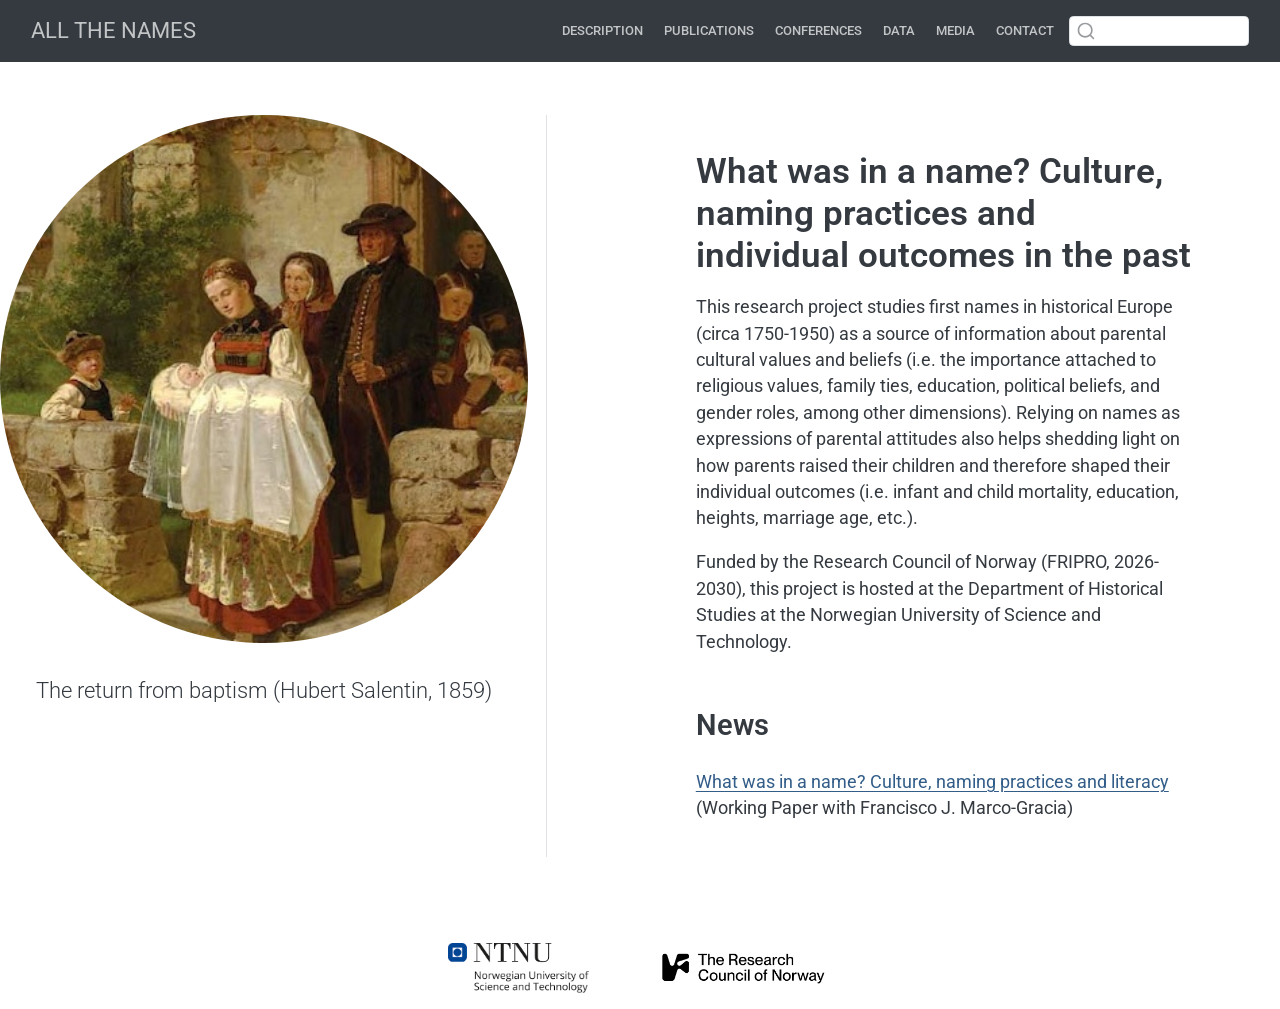
<file: docs/index.html>
<!DOCTYPE html>
<html xmlns="http://www.w3.org/1999/xhtml" lang="en" xml:lang="en"><head>

<meta charset="utf-8">
<meta name="generator" content="quarto-1.9.38">

<meta name="viewport" content="width=device-width, initial-scale=1.0, user-scalable=yes">


<title>ALL THE NAMES</title>
<style>
/* Default styles provided by pandoc.
** See https://pandoc.org/MANUAL.html#variables-for-html for config info.
*/
code{white-space: pre-wrap;}
span.smallcaps{font-variant: small-caps;}
div.columns{display: flex; gap: min(4vw, 1.5em);}
div.column{flex: auto; overflow-x: auto;}
div.hanging-indent{margin-left: 1.5em; text-indent: -1.5em;}
ul.task-list{list-style: none;}
ul.task-list li input[type="checkbox"] {
  width: 0.8em;
  margin: 0 0.8em 0.2em -1em; /* quarto-specific, see https://github.com/quarto-dev/quarto-cli/issues/4556 */ 
  vertical-align: middle;
}
</style>


<script src="site_libs/quarto-nav/quarto-nav.js"></script>
<script src="site_libs/clipboard/clipboard.min.js"></script>
<script src="site_libs/quarto-search/autocomplete.umd.js"></script>
<script src="site_libs/quarto-search/fuse.min.js"></script>
<script src="site_libs/quarto-search/quarto-search.js"></script>
<meta name="quarto:offset" content="./">
<link href="./img/favicon_dark.png" rel="icon" type="image/png">
<script src="site_libs/quarto-html/quarto.js" type="module"></script>
<script src="site_libs/quarto-html/tabsets/tabsets.js" type="module"></script>
<script src="site_libs/quarto-html/popper.min.js"></script>
<script src="site_libs/quarto-html/tippy.umd.min.js"></script>
<link href="site_libs/quarto-html/tippy.css" rel="stylesheet">
<link href="site_libs/quarto-html/quarto-syntax-highlighting-15634bcf2e68342d4ad2dfa704d543f6.css" rel="stylesheet" id="quarto-text-highlighting-styles">
<script src="site_libs/bootstrap/bootstrap.min.js"></script>
<link href="site_libs/bootstrap/bootstrap-icons.css" rel="stylesheet">
<link href="site_libs/bootstrap/bootstrap-22d8186fbeea310447856937bac9daad.min.css" rel="stylesheet" append-hash="true" id="quarto-bootstrap" data-mode="light">
<script id="quarto-search-options" type="application/json">{
  "location": "navbar",
  "copy-button": false,
  "collapse-after": 3,
  "panel-placement": "end",
  "type": "textbox",
  "limit": 50,
  "keyboard-shortcut": [
    "f",
    "/",
    "s"
  ],
  "language": {
    "search-no-results-text": "No results",
    "search-matching-documents-text": "matching documents",
    "search-copy-link-title": "Copy link to search",
    "search-hide-matches-text": "Hide additional matches",
    "search-more-match-text": "more match in this document",
    "search-more-matches-text": "more matches in this document",
    "search-clear-button-title": "Clear",
    "search-text-placeholder": "",
    "search-detached-cancel-button-title": "Cancel",
    "search-submit-button-title": "Submit",
    "search-label": "Search"
  }
}</script>


<link rel="stylesheet" href="styles.css">
</head>

<body class="nav-fixed fullcontent quarto-light">

<div id="quarto-search-results"></div>
  <header id="quarto-header" class="headroom fixed-top">
    <nav class="navbar navbar-expand-lg " data-bs-theme="dark">
      <div class="navbar-container container-fluid">
      <div class="navbar-brand-container mx-auto">
    <a class="navbar-brand" href="./index.html">
    <span class="navbar-title">ALL THE NAMES</span>
    </a>
  </div>
            <div id="quarto-search" class="" title="Search"></div>
          <button class="navbar-toggler" type="button" data-bs-toggle="collapse" data-bs-target="#navbarCollapse" aria-controls="navbarCollapse" role="menu" aria-expanded="false" aria-label="Toggle navigation" onclick="if (window.quartoToggleHeadroom) { window.quartoToggleHeadroom(); }">
  <span class="navbar-toggler-icon"></span>
</button>
          <div class="collapse navbar-collapse" id="navbarCollapse">
            <ul class="navbar-nav navbar-nav-scroll ms-auto">
  <li class="nav-item">
    <a class="nav-link" href="./description.html"> 
<span class="menu-text">Description</span></a>
  </li>  
  <li class="nav-item">
    <a class="nav-link" href="./publications.html"> 
<span class="menu-text">Publications</span></a>
  </li>  
  <li class="nav-item">
    <a class="nav-link" href="./conferences.html"> 
<span class="menu-text">Conferences</span></a>
  </li>  
  <li class="nav-item">
    <a class="nav-link" href="./datasets.html"> 
<span class="menu-text">Data</span></a>
  </li>  
  <li class="nav-item">
    <a class="nav-link" href="./media.html"> 
<span class="menu-text">Media</span></a>
  </li>  
  <li class="nav-item">
    <a class="nav-link" href="./members.html"> 
<span class="menu-text">Contact</span></a>
  </li>  
</ul>
          </div> <!-- /navcollapse -->
            <div class="quarto-navbar-tools">
</div>
      </div> <!-- /container-fluid -->
    </nav>
</header>
<!-- content -->
<div id="quarto-content" class="quarto-container page-columns page-rows-contents page-layout-article page-navbar">
<!-- sidebar -->
<!-- margin-sidebar -->
    
<!-- main -->
<div class="quarto-about-trestles page-columns page-full">
  <div class="about-entity">
    <img src="img/baptism.png" class="about-image
  round " style="height: 30em; width: 30em;">
<header id="title-block-header" class="quarto-title-block default">
<div class="quarto-title">
<p class="subtitle lead">The return from baptism (Hubert Salentin, 1859)</p>
</div>
<div class="quarto-title-meta">
  </div>
</header>
  </div>
  <div class="about-contents page-columns page-full"><main class="content page-columns page-full" id="quarto-document-content">
<section id="what-was-in-a-name-culture-naming-practices-and-individual-outcomes-in-the-past" class="level1 page-columns page-full">
<h1>What was in a name? Culture, naming practices and individual outcomes in the past</h1>
<p>This research project studies first names in historical Europe (circa 1750-1950) as a source of information about parental cultural values and beliefs (i.e.&nbsp;the importance attached to religious values, family ties, education, political beliefs, and gender roles, among other dimensions). Relying on names as expressions of parental attitudes also helps shedding light on how parents raised their children and therefore shaped their individual outcomes (i.e.&nbsp;infant and child mortality, education, heights, marriage age, etc.).</p>
<p>Funded by the Research Council of Norway (FRIPRO, 2026-2030), this project is hosted at the Department of Historical Studies at the Norwegian University of Science and Technology.</p>
<div id="about-block">
<section id="news" class="level2">
<h2 data-anchor-id="news">News</h2>
</section>
</div>
<div class="column-body">
<p><a href="papers/names-education-2024.pdf" target="_blank">What was in a name? Culture, naming practices and literacy</a> (Working Paper with Francisco J. Marco-Gracia)</p>
</div>


</section>
</main></div>
</div>
 <!-- /main -->
<script id="quarto-html-after-body" type="application/javascript">
  window.document.addEventListener("DOMContentLoaded", function (event) {
    const isCodeAnnotation = (el) => {
      for (const clz of el.classList) {
        if (clz.startsWith('code-annotation-')) {                     
          return true;
        }
      }
      return false;
    }
    const onCopySuccess = function(e) {
      // button target
      const button = e.trigger;
      // don't keep focus
      button.blur();
      // flash "checked"
      button.classList.add('code-copy-button-checked');
      var currentTitle = button.getAttribute("title");
      button.setAttribute("title", "Copied!");
      let tooltip;
      if (window.bootstrap) {
        button.setAttribute("data-bs-toggle", "tooltip");
        button.setAttribute("data-bs-placement", "left");
        button.setAttribute("data-bs-title", "Copied!");
        tooltip = new bootstrap.Tooltip(button, 
          { trigger: "manual", 
            customClass: "code-copy-button-tooltip",
            offset: [0, -8]});
        tooltip.show();    
      }
      setTimeout(function() {
        if (tooltip) {
          tooltip.hide();
          button.removeAttribute("data-bs-title");
          button.removeAttribute("data-bs-toggle");
          button.removeAttribute("data-bs-placement");
        }
        button.setAttribute("title", currentTitle);
        button.classList.remove('code-copy-button-checked');
      }, 1000);
      // clear code selection
      e.clearSelection();
    }
    const getTextToCopy = function(trigger) {
      const outerScaffold = trigger.parentElement.cloneNode(true);
      const codeEl = outerScaffold.querySelector('code');
      for (const childEl of codeEl.children) {
        if (isCodeAnnotation(childEl)) {
          childEl.remove();
        }
      }
      return codeEl.innerText;
    }
    const clipboard = new window.ClipboardJS('.code-copy-button:not([data-in-quarto-modal])', {
      text: getTextToCopy
    });
    clipboard.on('success', onCopySuccess);
    if (window.document.getElementById('quarto-embedded-source-code-modal')) {
      const clipboardModal = new window.ClipboardJS('.code-copy-button[data-in-quarto-modal]', {
        text: getTextToCopy,
        container: window.document.getElementById('quarto-embedded-source-code-modal')
      });
      clipboardModal.on('success', onCopySuccess);
    }
      var localhostRegex = new RegExp(/^(?:http|https):\/\/localhost\:?[0-9]*\//);
      var mailtoRegex = new RegExp(/^mailto:/);
        var filterRegex = new RegExp('/' + window.location.host + '/');
      var isInternal = (href) => {
          return filterRegex.test(href) || localhostRegex.test(href) || mailtoRegex.test(href);
      }
      // Inspect non-navigation links and adorn them if external
     var links = window.document.querySelectorAll('a[href]:not(.nav-link):not(.navbar-brand):not(.toc-action):not(.sidebar-link):not(.sidebar-item-toggle):not(.pagination-link):not(.no-external):not([aria-hidden]):not(.dropdown-item):not(.quarto-navigation-tool):not(.about-link)');
      for (var i=0; i<links.length; i++) {
        const link = links[i];
        if (!isInternal(link.href)) {
          // undo the damage that might have been done by quarto-nav.js in the case of
          // links that we want to consider external
          if (link.dataset.originalHref !== undefined) {
            link.href = link.dataset.originalHref;
          }
            // target, if specified
            link.setAttribute("target", "_blank");
            if (link.getAttribute("rel") === null) {
              link.setAttribute("rel", "noopener");
            }
        }
      }
    function tippyHover(el, contentFn, onTriggerFn, onUntriggerFn) {
      const config = {
        allowHTML: true,
        maxWidth: 500,
        delay: 100,
        arrow: false,
        appendTo: function(el) {
            return el.parentElement;
        },
        interactive: true,
        interactiveBorder: 10,
        theme: 'quarto',
        placement: 'bottom-start',
      };
      if (contentFn) {
        config.content = contentFn;
      }
      if (onTriggerFn) {
        config.onTrigger = onTriggerFn;
      }
      if (onUntriggerFn) {
        config.onUntrigger = onUntriggerFn;
      }
      window.tippy(el, config); 
    }
    const noterefs = window.document.querySelectorAll('a[role="doc-noteref"]');
    for (var i=0; i<noterefs.length; i++) {
      const ref = noterefs[i];
      tippyHover(ref, function() {
        // use id or data attribute instead here
        let href = ref.getAttribute('data-footnote-href') || ref.getAttribute('href');
        try { href = new URL(href).hash; } catch {}
        const id = href.replace(/^#\/?/, "");
        const note = window.document.getElementById(id);
        if (note) {
          return note.innerHTML;
        } else {
          return "";
        }
      });
    }
    const xrefs = window.document.querySelectorAll('a.quarto-xref');
    const processXRef = (id, note) => {
      // Strip column container classes
      const stripColumnClz = (el) => {
        el.classList.remove("page-full", "page-columns");
        if (el.children) {
          for (const child of el.children) {
            stripColumnClz(child);
          }
        }
      }
      stripColumnClz(note)
      if (id === null || id.startsWith('sec-')) {
        // Special case sections, only their first couple elements
        const container = document.createElement("div");
        if (note.children && note.children.length > 2) {
          container.appendChild(note.children[0].cloneNode(true));
          for (let i = 1; i < note.children.length; i++) {
            const child = note.children[i];
            if (child.tagName === "P" && child.innerText === "") {
              continue;
            } else {
              container.appendChild(child.cloneNode(true));
              break;
            }
          }
          if (window.Quarto?.typesetMath) {
            window.Quarto.typesetMath(container);
          }
          return container.innerHTML
        } else {
          if (window.Quarto?.typesetMath) {
            window.Quarto.typesetMath(note);
          }
          return note.innerHTML;
        }
      } else {
        // Remove any anchor links if they are present
        const anchorLink = note.querySelector('a.anchorjs-link');
        if (anchorLink) {
          anchorLink.remove();
        }
        if (window.Quarto?.typesetMath) {
          window.Quarto.typesetMath(note);
        }
        if (note.classList.contains("callout")) {
          return note.outerHTML;
        } else {
          return note.innerHTML;
        }
      }
    }
    for (var i=0; i<xrefs.length; i++) {
      const xref = xrefs[i];
      tippyHover(xref, undefined, function(instance) {
        instance.disable();
        let url = xref.getAttribute('href');
        let hash = undefined; 
        if (url.startsWith('#')) {
          hash = url;
        } else {
          try { hash = new URL(url).hash; } catch {}
        }
        if (hash) {
          const id = hash.replace(/^#\/?/, "");
          const note = window.document.getElementById(id);
          if (note !== null) {
            try {
              const html = processXRef(id, note.cloneNode(true));
              instance.setContent(html);
            } finally {
              instance.enable();
              instance.show();
            }
          } else {
            // See if we can fetch this
            fetch(url.split('#')[0])
            .then(res => res.text())
            .then(html => {
              const parser = new DOMParser();
              const htmlDoc = parser.parseFromString(html, "text/html");
              const note = htmlDoc.getElementById(id);
              if (note !== null) {
                const html = processXRef(id, note);
                instance.setContent(html);
              } 
            }).finally(() => {
              instance.enable();
              instance.show();
            });
          }
        } else {
          // See if we can fetch a full url (with no hash to target)
          // This is a special case and we should probably do some content thinning / targeting
          fetch(url)
          .then(res => res.text())
          .then(html => {
            const parser = new DOMParser();
            const htmlDoc = parser.parseFromString(html, "text/html");
            const note = htmlDoc.querySelector('main.content');
            if (note !== null) {
              // This should only happen for chapter cross references
              // (since there is no id in the URL)
              // remove the first header
              if (note.children.length > 0 && note.children[0].tagName === "HEADER") {
                note.children[0].remove();
              }
              const html = processXRef(null, note);
              instance.setContent(html);
            } 
          }).finally(() => {
            instance.enable();
            instance.show();
          });
        }
      }, function(instance) {
      });
    }
        let selectedAnnoteEl;
        const selectorForAnnotation = ( cell, annotation) => {
          let cellAttr = 'data-code-cell="' + cell + '"';
          let lineAttr = 'data-code-annotation="' +  annotation + '"';
          const selector = 'span[' + cellAttr + '][' + lineAttr + ']';
          return selector;
        }
        const selectCodeLines = (annoteEl) => {
          const doc = window.document;
          const targetCell = annoteEl.getAttribute("data-target-cell");
          const targetAnnotation = annoteEl.getAttribute("data-target-annotation");
          const annoteSpan = window.document.querySelector(selectorForAnnotation(targetCell, targetAnnotation));
          const lines = annoteSpan.getAttribute("data-code-lines").split(",");
          const lineIds = lines.map((line) => {
            return targetCell + "-" + line;
          })
          let top = null;
          let height = null;
          let parent = null;
          if (lineIds.length > 0) {
              //compute the position of the single el (top and bottom and make a div)
              const el = window.document.getElementById(lineIds[0]);
              top = el.offsetTop;
              height = el.offsetHeight;
              parent = el.parentElement.parentElement;
            if (lineIds.length > 1) {
              const lastEl = window.document.getElementById(lineIds[lineIds.length - 1]);
              const bottom = lastEl.offsetTop + lastEl.offsetHeight;
              height = bottom - top;
            }
            if (top !== null && height !== null && parent !== null) {
              // cook up a div (if necessary) and position it 
              let div = window.document.getElementById("code-annotation-line-highlight");
              if (div === null) {
                div = window.document.createElement("div");
                div.setAttribute("id", "code-annotation-line-highlight");
                div.style.position = 'absolute';
                parent.appendChild(div);
              }
              div.style.top = top - 2 + "px";
              div.style.height = height + 4 + "px";
              div.style.left = 0;
              let gutterDiv = window.document.getElementById("code-annotation-line-highlight-gutter");
              if (gutterDiv === null) {
                gutterDiv = window.document.createElement("div");
                gutterDiv.setAttribute("id", "code-annotation-line-highlight-gutter");
                gutterDiv.style.position = 'absolute';
                const codeCell = window.document.getElementById(targetCell);
                const gutter = codeCell.querySelector('.code-annotation-gutter');
                gutter.appendChild(gutterDiv);
              }
              gutterDiv.style.top = top - 2 + "px";
              gutterDiv.style.height = height + 4 + "px";
            }
            selectedAnnoteEl = annoteEl;
          }
        };
        const unselectCodeLines = () => {
          const elementsIds = ["code-annotation-line-highlight", "code-annotation-line-highlight-gutter"];
          elementsIds.forEach((elId) => {
            const div = window.document.getElementById(elId);
            if (div) {
              div.remove();
            }
          });
          selectedAnnoteEl = undefined;
        };
          // Handle positioning of the toggle
      window.addEventListener(
        "resize",
        throttle(() => {
          elRect = undefined;
          if (selectedAnnoteEl) {
            selectCodeLines(selectedAnnoteEl);
          }
        }, 10)
      );
      function throttle(fn, ms) {
      let throttle = false;
      let timer;
        return (...args) => {
          if(!throttle) { // first call gets through
              fn.apply(this, args);
              throttle = true;
          } else { // all the others get throttled
              if(timer) clearTimeout(timer); // cancel #2
              timer = setTimeout(() => {
                fn.apply(this, args);
                timer = throttle = false;
              }, ms);
          }
        };
      }
        // Attach click handler to the DT
        const annoteDls = window.document.querySelectorAll('dt[data-target-cell]');
        for (const annoteDlNode of annoteDls) {
          annoteDlNode.addEventListener('click', (event) => {
            const clickedEl = event.target;
            if (clickedEl !== selectedAnnoteEl) {
              unselectCodeLines();
              const activeEl = window.document.querySelector('dt[data-target-cell].code-annotation-active');
              if (activeEl) {
                activeEl.classList.remove('code-annotation-active');
              }
              selectCodeLines(clickedEl);
              clickedEl.classList.add('code-annotation-active');
            } else {
              // Unselect the line
              unselectCodeLines();
              clickedEl.classList.remove('code-annotation-active');
            }
          });
        }
    const findCites = (el) => {
      const parentEl = el.parentElement;
      if (parentEl) {
        const cites = parentEl.dataset.cites;
        if (cites) {
          return {
            el,
            cites: cites.split(' ')
          };
        } else {
          return findCites(el.parentElement)
        }
      } else {
        return undefined;
      }
    };
    var bibliorefs = window.document.querySelectorAll('a[role="doc-biblioref"]');
    for (var i=0; i<bibliorefs.length; i++) {
      const ref = bibliorefs[i];
      const citeInfo = findCites(ref);
      if (citeInfo) {
        tippyHover(citeInfo.el, function() {
          var popup = window.document.createElement('div');
          citeInfo.cites.forEach(function(cite) {
            var citeDiv = window.document.createElement('div');
            citeDiv.classList.add('hanging-indent');
            citeDiv.classList.add('csl-entry');
            var biblioDiv = window.document.getElementById('ref-' + cite);
            if (biblioDiv) {
              citeDiv.innerHTML = biblioDiv.innerHTML;
            }
            popup.appendChild(citeDiv);
          });
          return popup.innerHTML;
        });
      }
    }
  });
  </script>
</div> <!-- /content -->
<footer class="footer">
  <div class="nav-footer">
    <div class="nav-footer-left">
      &nbsp;
    </div>   
    <div class="nav-footer-center">
<div style="display:flex; justify-content:center; align-items:center; gap:60px;">
<img src="./img/ntnu-logo.png" height="50"><img src="./img/rcn-logo.png" height="50">
</div>
</div>
    <div class="nav-footer-right">
      &nbsp;
    </div>
  </div>
</footer>




</body></html>
</file>
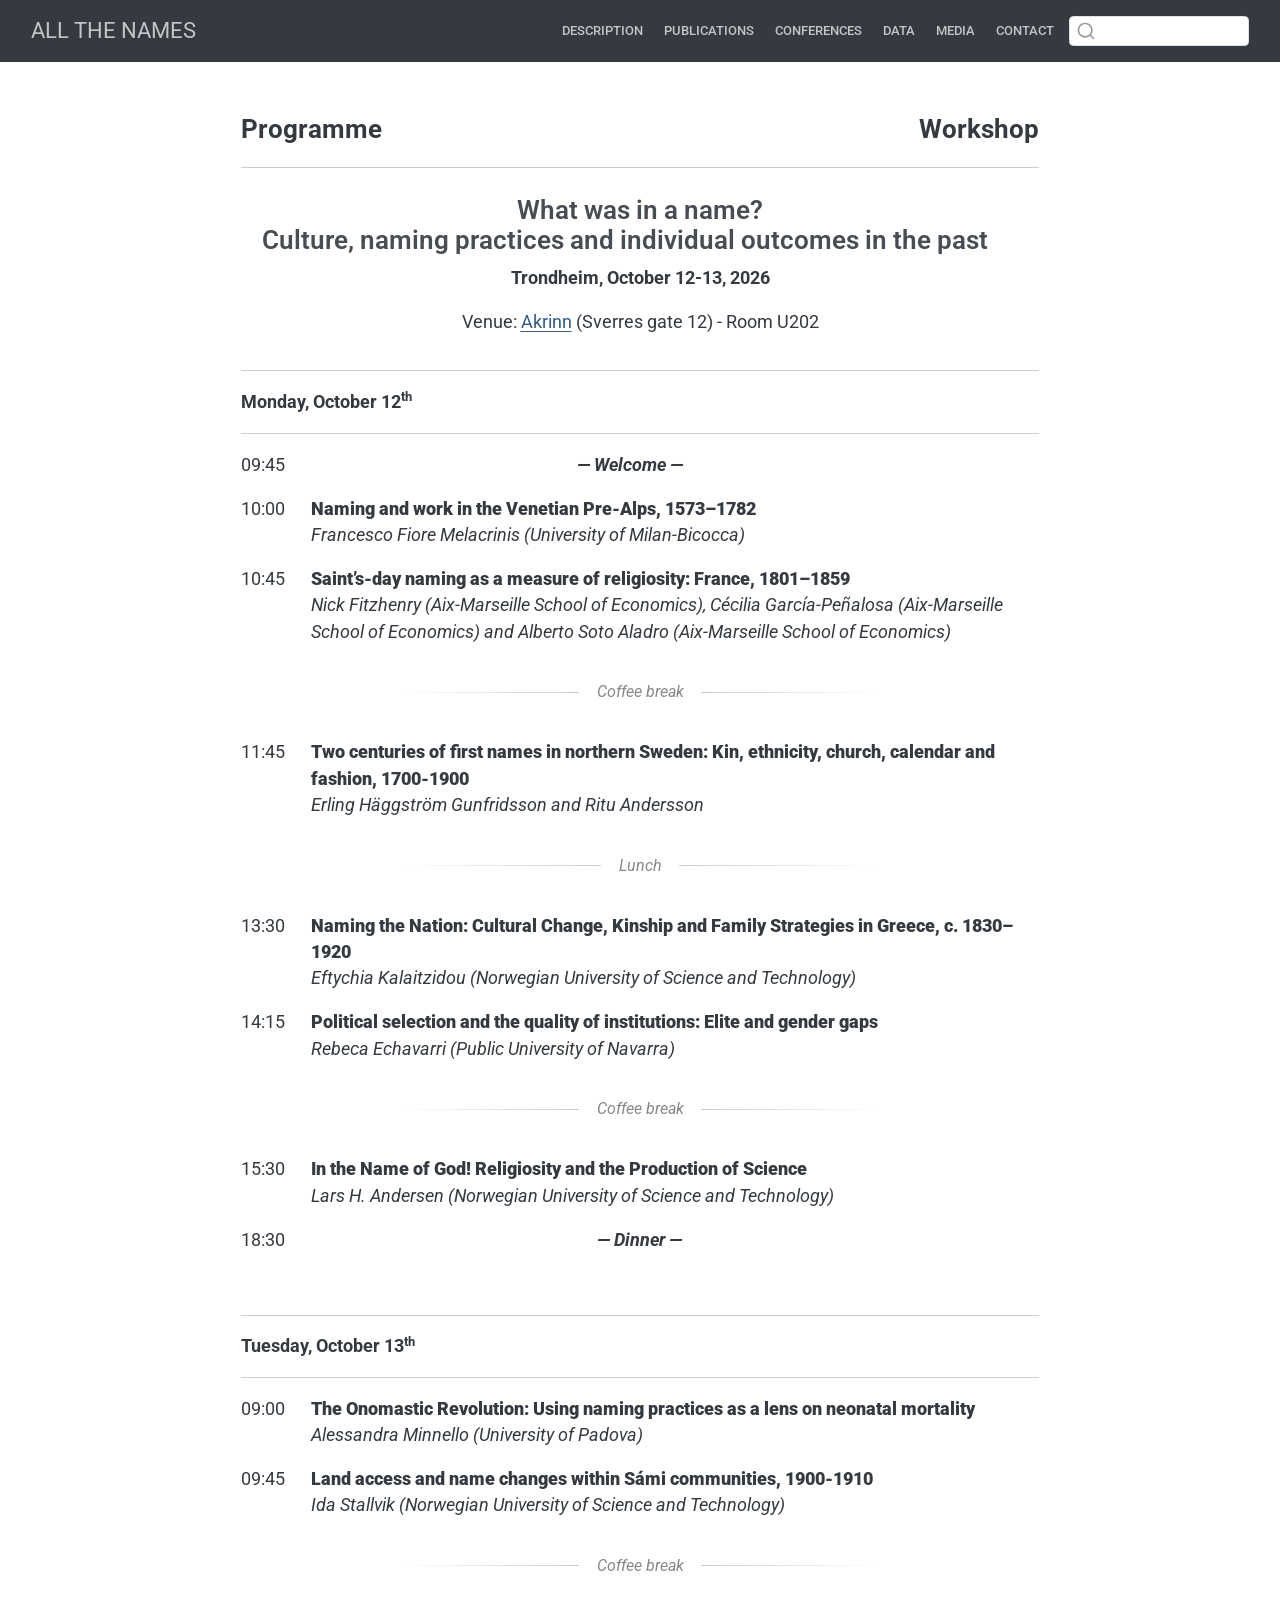
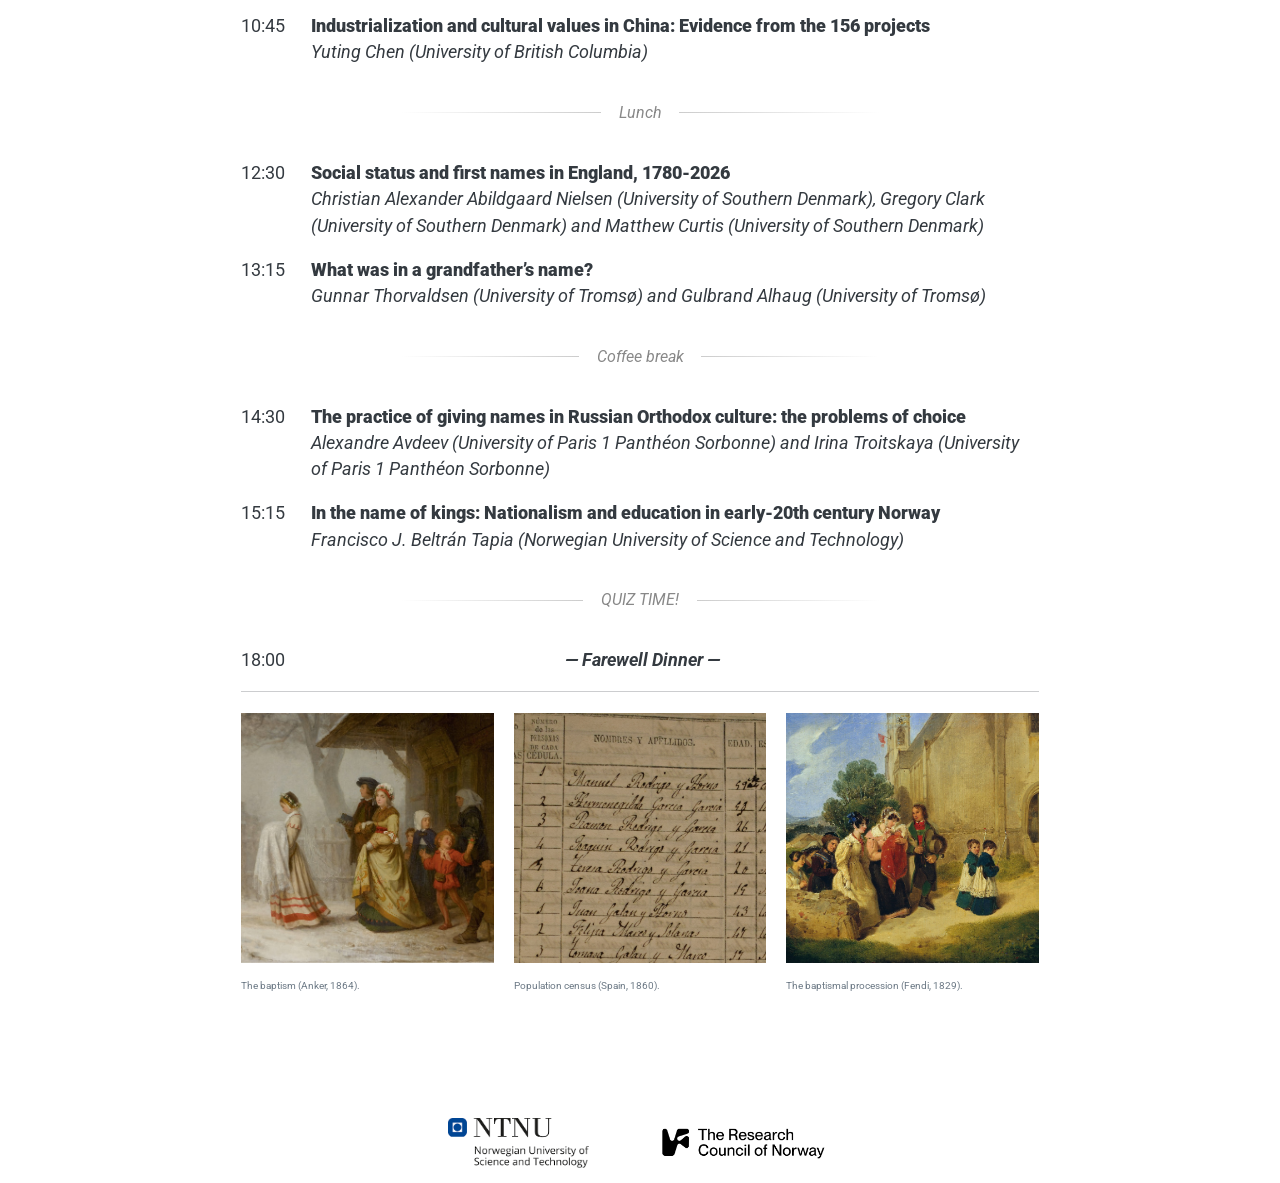
<file: docs/conf-prog-2026-v1.html>
<!DOCTYPE html>
<html xmlns="http://www.w3.org/1999/xhtml" lang="en" xml:lang="en"><head>

<meta charset="utf-8">
<meta name="generator" content="quarto-1.9.38">

<meta name="viewport" content="width=device-width, initial-scale=1.0, user-scalable=yes">


<title>conf-prog-2026-v1 – ALL THE NAMES</title>
<style>
/* Default styles provided by pandoc.
** See https://pandoc.org/MANUAL.html#variables-for-html for config info.
*/
code{white-space: pre-wrap;}
span.smallcaps{font-variant: small-caps;}
div.columns{display: flex; gap: min(4vw, 1.5em);}
div.column{flex: auto; overflow-x: auto;}
div.hanging-indent{margin-left: 1.5em; text-indent: -1.5em;}
ul.task-list{list-style: none;}
ul.task-list li input[type="checkbox"] {
  width: 0.8em;
  margin: 0 0.8em 0.2em -1em; /* quarto-specific, see https://github.com/quarto-dev/quarto-cli/issues/4556 */ 
  vertical-align: middle;
}
</style>


<script src="site_libs/quarto-nav/quarto-nav.js"></script>
<script src="site_libs/clipboard/clipboard.min.js"></script>
<script src="site_libs/quarto-search/autocomplete.umd.js"></script>
<script src="site_libs/quarto-search/fuse.min.js"></script>
<script src="site_libs/quarto-search/quarto-search.js"></script>
<meta name="quarto:offset" content="./">
<link href="./img/favicon_dark.png" rel="icon" type="image/png">
<script src="site_libs/quarto-html/quarto.js" type="module"></script>
<script src="site_libs/quarto-html/tabsets/tabsets.js" type="module"></script>
<script src="site_libs/quarto-html/popper.min.js"></script>
<script src="site_libs/quarto-html/tippy.umd.min.js"></script>
<script src="site_libs/quarto-html/anchor.min.js"></script>
<link href="site_libs/quarto-html/tippy.css" rel="stylesheet">
<link href="site_libs/quarto-html/quarto-syntax-highlighting-15634bcf2e68342d4ad2dfa704d543f6.css" rel="stylesheet" id="quarto-text-highlighting-styles">
<script src="site_libs/bootstrap/bootstrap.min.js"></script>
<link href="site_libs/bootstrap/bootstrap-icons.css" rel="stylesheet">
<link href="site_libs/bootstrap/bootstrap-22d8186fbeea310447856937bac9daad.min.css" rel="stylesheet" append-hash="true" id="quarto-bootstrap" data-mode="light">
<script id="quarto-search-options" type="application/json">{
  "location": "navbar",
  "copy-button": false,
  "collapse-after": 3,
  "panel-placement": "end",
  "type": "textbox",
  "limit": 50,
  "keyboard-shortcut": [
    "f",
    "/",
    "s"
  ],
  "language": {
    "search-no-results-text": "No results",
    "search-matching-documents-text": "matching documents",
    "search-copy-link-title": "Copy link to search",
    "search-hide-matches-text": "Hide additional matches",
    "search-more-match-text": "more match in this document",
    "search-more-matches-text": "more matches in this document",
    "search-clear-button-title": "Clear",
    "search-text-placeholder": "",
    "search-detached-cancel-button-title": "Cancel",
    "search-submit-button-title": "Submit",
    "search-label": "Search"
  }
}</script>


<link rel="stylesheet" href="styles.css">
</head>

<body class="nav-fixed fullcontent quarto-light">

<div id="quarto-search-results"></div>
  <header id="quarto-header" class="headroom fixed-top">
    <nav class="navbar navbar-expand-lg " data-bs-theme="dark">
      <div class="navbar-container container-fluid">
      <div class="navbar-brand-container mx-auto">
    <a class="navbar-brand" href="./index.html">
    <span class="navbar-title">ALL THE NAMES</span>
    </a>
  </div>
            <div id="quarto-search" class="" title="Search"></div>
          <button class="navbar-toggler" type="button" data-bs-toggle="collapse" data-bs-target="#navbarCollapse" aria-controls="navbarCollapse" role="menu" aria-expanded="false" aria-label="Toggle navigation" onclick="if (window.quartoToggleHeadroom) { window.quartoToggleHeadroom(); }">
  <span class="navbar-toggler-icon"></span>
</button>
          <div class="collapse navbar-collapse" id="navbarCollapse">
            <ul class="navbar-nav navbar-nav-scroll ms-auto">
  <li class="nav-item">
    <a class="nav-link" href="./description.html"> 
<span class="menu-text">Description</span></a>
  </li>  
  <li class="nav-item">
    <a class="nav-link" href="./publications.html"> 
<span class="menu-text">Publications</span></a>
  </li>  
  <li class="nav-item">
    <a class="nav-link" href="./conferences.html"> 
<span class="menu-text">Conferences</span></a>
  </li>  
  <li class="nav-item">
    <a class="nav-link" href="./datasets.html"> 
<span class="menu-text">Data</span></a>
  </li>  
  <li class="nav-item">
    <a class="nav-link" href="./media.html"> 
<span class="menu-text">Media</span></a>
  </li>  
  <li class="nav-item">
    <a class="nav-link" href="./members.html"> 
<span class="menu-text">Contact</span></a>
  </li>  
</ul>
          </div> <!-- /navcollapse -->
            <div class="quarto-navbar-tools">
</div>
      </div> <!-- /container-fluid -->
    </nav>
</header>
<!-- content -->
<div id="quarto-content" class="quarto-container page-columns page-rows-contents page-layout-article page-navbar">
<!-- sidebar -->
<!-- margin-sidebar -->
    
<!-- main -->
<main class="content" id="quarto-document-content"><header id="title-block-header" class="quarto-title-block"></header>




<div style="text-align: center;">
<div class="term-row">
<p><span class="term-left">Programme</span> <span class="term-right">Workshop</span></p>
</div>
<hr>
<section id="what-was-in-a-name-culture-naming-practices-and-individual-outcomes-in-the-past" class="level3">
<h3 class="anchored" data-anchor-id="what-was-in-a-name-culture-naming-practices-and-individual-outcomes-in-the-past">What was in a name?<br>Culture, naming practices and individual outcomes in the past</h3>
<p><strong>Trondheim, October 12-13, 2026</strong></p>
<p>Venue: <a href="https://maps.app.goo.gl/neGSMmi15nzrfNyr5">Akrinn</a> (Sverres gate 12) - Room U202</p>
</section>
</div>
<div style="margin-bottom: 2em;">

</div>
<hr>
<p><strong>Monday, October 12<sup>th</sup></strong></p>
<hr>
<p><span class="dt-time-break">09:45</span> <span class="dt-title-break">&nbsp;&nbsp;&nbsp;&nbsp;&nbsp;&nbsp;&nbsp;&nbsp;<strong>— Welcome —</strong></span></p>
<dl>
<dt><span class="dt-time">10:00</span> <strong>Naming and work in the Venetian Pre-Alps, 1573–1782</strong></dt>
<dd>
<p>Francesco Fiore Melacrinis (University of Milan-Bicocca)</p>
</dd>
<dt><span class="dt-time">10:45</span> <strong>Saint’s-day naming as a measure of religiosity: France, 1801–1859</strong></dt>
<dd>
<p>Nick Fitzhenry (Aix-Marseille School of Economics), Cécilia García-Peñalosa (Aix-Marseille School of Economics) and Alberto Soto Aladro (Aix-Marseille School of Economics)</p>
</dd>
</dl>
<div class="labeled-break">
<p><em>Coffee break</em></p>
</div>
<dl>
<dt><span class="dt-time">11:45</span> <strong>Two centuries of first names in northern Sweden: Kin, ethnicity, church, calendar and fashion, 1700-1900</strong></dt>
<dd>
<p>Erling Häggström Gunfridsson and Ritu Andersson</p>
</dd>
</dl>
<div class="labeled-break">
<p><em>Lunch</em></p>
</div>
<dl>
<dt><span class="dt-time">13:30</span> <strong>Naming the Nation: Cultural Change, Kinship and Family Strategies in Greece, c.&nbsp;1830–1920</strong></dt>
<dd>
<p>Eftychia Kalaitzidou (Norwegian University of Science and Technology)</p>
</dd>
<dt><span class="dt-time">14:15</span> <strong>Political selection and the quality of institutions: Elite and gender gaps</strong></dt>
<dd>
<p>Rebeca Echavarri (Public University of Navarra)</p>
</dd>
</dl>
<div class="labeled-break">
<p><em>Coffee break</em></p>
</div>
<dl>
<dt><span class="dt-time">15:30</span> <strong>In the Name of God! Religiosity and the Production of Science</strong></dt>
<dd>
<p>Lars H. Andersen (Norwegian University of Science and Technology)<br>
<!--
[17:00]{.dt-time-break} [&nbsp;&nbsp;&nbsp;&nbsp;&nbsp;&nbsp;&nbsp;&nbsp;&nbsp;&nbsp;***--- City walk ---***]{.dt-title-break}
--></p>
</dd>
</dl>
<p><span class="dt-time-break">18:30</span> <span class="dt-title-break">&nbsp;&nbsp;&nbsp;&nbsp;&nbsp;&nbsp;&nbsp;&nbsp;&nbsp;&nbsp;&nbsp;&nbsp;&nbsp;<strong><em>— Dinner —</em></strong></span> <!-- ([To Rom og Kjøkken](https://maps.app.goo.gl/zJosBWw33q1dNeGM7), Karl Johan Gate 5) --></p>
<p>&nbsp;</p>
<hr>
<p><strong>Tuesday, October 13<sup>th</sup></strong></p>
<hr>
<dl>
<dt><span class="dt-time">09:00</span> <strong>The Onomastic Revolution: Using naming practices as a lens on neonatal mortality</strong></dt>
<dd>
<p>Alessandra Minnello (University of Padova)</p>
</dd>
<dt><span class="dt-time">09:45</span> <strong>Land access and name changes within Sámi communities, 1900-1910</strong></dt>
<dd>
<p>Ida Stallvik (Norwegian University of Science and Technology)</p>
</dd>
</dl>
<div class="labeled-break">
<p><em>Coffee break</em></p>
</div>
<dl>
<dt><span class="dt-time">10:45</span> <strong>Industrialization and cultural values in China: Evidence from the 156 projects</strong></dt>
<dd>
<p>Yuting Chen (University of British Columbia)</p>
</dd>
</dl>
<div class="labeled-break">
<p><em>Lunch</em></p>
</div>
<dl>
<dt><span class="dt-time">12:30</span> <strong>Social status and first names in England, 1780-2026</strong></dt>
<dd>
<p>Christian Alexander Abildgaard Nielsen (University of Southern Denmark), Gregory Clark (University of Southern Denmark) and Matthew Curtis (University of Southern Denmark)</p>
</dd>
<dt><span class="dt-time">13:15</span> <strong>What was in a grandfather’s name?</strong></dt>
<dd>
<p>Gunnar Thorvaldsen (University of Tromsø) and Gulbrand Alhaug (University of Tromsø)</p>
</dd>
</dl>
<div class="labeled-break">
<p><em>Coffee break</em></p>
</div>
<dl>
<dt><span class="dt-time">14:30</span> <strong>The practice of giving names in Russian Orthodox culture: the problems of choice</strong></dt>
<dd>
<p>Alexandre Avdeev (University of Paris 1 Panthéon Sorbonne) and Irina Troitskaya (University of Paris 1 Panthéon Sorbonne)</p>
</dd>
<dt><span class="dt-time">15:15</span> <strong>In the name of kings: Nationalism and education in early-20th century Norway</strong></dt>
<dd>
<p>Francisco J. Beltrán Tapia (Norwegian University of Science and Technology)</p>
</dd>
</dl>
<div class="labeled-break">
<p><em>QUIZ TIME!</em></p>
</div>
<p><span class="dt-time-break">18:00</span> <span class="dt-title-break">&nbsp;&nbsp;&nbsp;&nbsp;&nbsp;<strong>— Farewell Dinner —</strong></span></p>
<!-- [Kalas og Canasta](https://maps.app.goo.gl/oefSDsp1evjcDSFr8), Nedre Bakklandet 5 -->
<hr>
<div class="equal-height-images quarto-layout-panel" data-layout-ncol="3">
<div class="quarto-layout-row">
<div class="quarto-layout-cell" style="flex-basis: 33.3%;justify-content: flex-start;">
<div class="quarto-figure quarto-figure-center">
<figure class="figure">
<p><img src="img/baptism-anker-1864.jpg" class="img-fluid figure-img"></p>
<figcaption><span style="font-size: 0.60em;">The baptism (Anker, 1864).</span></figcaption>
</figure>
</div>
</div>
<div class="quarto-layout-cell" style="flex-basis: 33.3%;justify-content: flex-start;">
<div class="quarto-figure quarto-figure-center">
<figure class="figure">
<p><img src="img/censo-1860-cropped-names.jpeg" class="img-fluid figure-img"></p>
<figcaption><span style="font-size: 0.60em;">Population census (Spain, 1860).</span></figcaption>
</figure>
</div>
</div>
<div class="quarto-layout-cell" style="flex-basis: 33.3%;justify-content: flex-start;">
<div class="quarto-figure quarto-figure-center">
<figure class="figure">
<p><img src="img/baptism-fendi-1829.jpg" class="img-fluid figure-img"></p>
<figcaption><span style="font-size: 0.60em;">The baptismal procession (Fendi, 1829).</span></figcaption>
</figure>
</div>
</div>
</div>
</div>



</main> <!-- /main -->
<script id="quarto-html-after-body" type="application/javascript">
  window.document.addEventListener("DOMContentLoaded", function (event) {
    const icon = "";
    const anchorJS = new window.AnchorJS();
    anchorJS.options = {
      placement: 'right',
      icon: icon
    };
    anchorJS.add('.anchored');
    const isCodeAnnotation = (el) => {
      for (const clz of el.classList) {
        if (clz.startsWith('code-annotation-')) {                     
          return true;
        }
      }
      return false;
    }
    const onCopySuccess = function(e) {
      // button target
      const button = e.trigger;
      // don't keep focus
      button.blur();
      // flash "checked"
      button.classList.add('code-copy-button-checked');
      var currentTitle = button.getAttribute("title");
      button.setAttribute("title", "Copied!");
      let tooltip;
      if (window.bootstrap) {
        button.setAttribute("data-bs-toggle", "tooltip");
        button.setAttribute("data-bs-placement", "left");
        button.setAttribute("data-bs-title", "Copied!");
        tooltip = new bootstrap.Tooltip(button, 
          { trigger: "manual", 
            customClass: "code-copy-button-tooltip",
            offset: [0, -8]});
        tooltip.show();    
      }
      setTimeout(function() {
        if (tooltip) {
          tooltip.hide();
          button.removeAttribute("data-bs-title");
          button.removeAttribute("data-bs-toggle");
          button.removeAttribute("data-bs-placement");
        }
        button.setAttribute("title", currentTitle);
        button.classList.remove('code-copy-button-checked');
      }, 1000);
      // clear code selection
      e.clearSelection();
    }
    const getTextToCopy = function(trigger) {
      const outerScaffold = trigger.parentElement.cloneNode(true);
      const codeEl = outerScaffold.querySelector('code');
      for (const childEl of codeEl.children) {
        if (isCodeAnnotation(childEl)) {
          childEl.remove();
        }
      }
      return codeEl.innerText;
    }
    const clipboard = new window.ClipboardJS('.code-copy-button:not([data-in-quarto-modal])', {
      text: getTextToCopy
    });
    clipboard.on('success', onCopySuccess);
    if (window.document.getElementById('quarto-embedded-source-code-modal')) {
      const clipboardModal = new window.ClipboardJS('.code-copy-button[data-in-quarto-modal]', {
        text: getTextToCopy,
        container: window.document.getElementById('quarto-embedded-source-code-modal')
      });
      clipboardModal.on('success', onCopySuccess);
    }
      var localhostRegex = new RegExp(/^(?:http|https):\/\/localhost\:?[0-9]*\//);
      var mailtoRegex = new RegExp(/^mailto:/);
        var filterRegex = new RegExp('/' + window.location.host + '/');
      var isInternal = (href) => {
          return filterRegex.test(href) || localhostRegex.test(href) || mailtoRegex.test(href);
      }
      // Inspect non-navigation links and adorn them if external
     var links = window.document.querySelectorAll('a[href]:not(.nav-link):not(.navbar-brand):not(.toc-action):not(.sidebar-link):not(.sidebar-item-toggle):not(.pagination-link):not(.no-external):not([aria-hidden]):not(.dropdown-item):not(.quarto-navigation-tool):not(.about-link)');
      for (var i=0; i<links.length; i++) {
        const link = links[i];
        if (!isInternal(link.href)) {
          // undo the damage that might have been done by quarto-nav.js in the case of
          // links that we want to consider external
          if (link.dataset.originalHref !== undefined) {
            link.href = link.dataset.originalHref;
          }
            // target, if specified
            link.setAttribute("target", "_blank");
            if (link.getAttribute("rel") === null) {
              link.setAttribute("rel", "noopener");
            }
        }
      }
    function tippyHover(el, contentFn, onTriggerFn, onUntriggerFn) {
      const config = {
        allowHTML: true,
        maxWidth: 500,
        delay: 100,
        arrow: false,
        appendTo: function(el) {
            return el.parentElement;
        },
        interactive: true,
        interactiveBorder: 10,
        theme: 'quarto',
        placement: 'bottom-start',
      };
      if (contentFn) {
        config.content = contentFn;
      }
      if (onTriggerFn) {
        config.onTrigger = onTriggerFn;
      }
      if (onUntriggerFn) {
        config.onUntrigger = onUntriggerFn;
      }
      window.tippy(el, config); 
    }
    const noterefs = window.document.querySelectorAll('a[role="doc-noteref"]');
    for (var i=0; i<noterefs.length; i++) {
      const ref = noterefs[i];
      tippyHover(ref, function() {
        // use id or data attribute instead here
        let href = ref.getAttribute('data-footnote-href') || ref.getAttribute('href');
        try { href = new URL(href).hash; } catch {}
        const id = href.replace(/^#\/?/, "");
        const note = window.document.getElementById(id);
        if (note) {
          return note.innerHTML;
        } else {
          return "";
        }
      });
    }
    const xrefs = window.document.querySelectorAll('a.quarto-xref');
    const processXRef = (id, note) => {
      // Strip column container classes
      const stripColumnClz = (el) => {
        el.classList.remove("page-full", "page-columns");
        if (el.children) {
          for (const child of el.children) {
            stripColumnClz(child);
          }
        }
      }
      stripColumnClz(note)
      if (id === null || id.startsWith('sec-')) {
        // Special case sections, only their first couple elements
        const container = document.createElement("div");
        if (note.children && note.children.length > 2) {
          container.appendChild(note.children[0].cloneNode(true));
          for (let i = 1; i < note.children.length; i++) {
            const child = note.children[i];
            if (child.tagName === "P" && child.innerText === "") {
              continue;
            } else {
              container.appendChild(child.cloneNode(true));
              break;
            }
          }
          if (window.Quarto?.typesetMath) {
            window.Quarto.typesetMath(container);
          }
          return container.innerHTML
        } else {
          if (window.Quarto?.typesetMath) {
            window.Quarto.typesetMath(note);
          }
          return note.innerHTML;
        }
      } else {
        // Remove any anchor links if they are present
        const anchorLink = note.querySelector('a.anchorjs-link');
        if (anchorLink) {
          anchorLink.remove();
        }
        if (window.Quarto?.typesetMath) {
          window.Quarto.typesetMath(note);
        }
        if (note.classList.contains("callout")) {
          return note.outerHTML;
        } else {
          return note.innerHTML;
        }
      }
    }
    for (var i=0; i<xrefs.length; i++) {
      const xref = xrefs[i];
      tippyHover(xref, undefined, function(instance) {
        instance.disable();
        let url = xref.getAttribute('href');
        let hash = undefined; 
        if (url.startsWith('#')) {
          hash = url;
        } else {
          try { hash = new URL(url).hash; } catch {}
        }
        if (hash) {
          const id = hash.replace(/^#\/?/, "");
          const note = window.document.getElementById(id);
          if (note !== null) {
            try {
              const html = processXRef(id, note.cloneNode(true));
              instance.setContent(html);
            } finally {
              instance.enable();
              instance.show();
            }
          } else {
            // See if we can fetch this
            fetch(url.split('#')[0])
            .then(res => res.text())
            .then(html => {
              const parser = new DOMParser();
              const htmlDoc = parser.parseFromString(html, "text/html");
              const note = htmlDoc.getElementById(id);
              if (note !== null) {
                const html = processXRef(id, note);
                instance.setContent(html);
              } 
            }).finally(() => {
              instance.enable();
              instance.show();
            });
          }
        } else {
          // See if we can fetch a full url (with no hash to target)
          // This is a special case and we should probably do some content thinning / targeting
          fetch(url)
          .then(res => res.text())
          .then(html => {
            const parser = new DOMParser();
            const htmlDoc = parser.parseFromString(html, "text/html");
            const note = htmlDoc.querySelector('main.content');
            if (note !== null) {
              // This should only happen for chapter cross references
              // (since there is no id in the URL)
              // remove the first header
              if (note.children.length > 0 && note.children[0].tagName === "HEADER") {
                note.children[0].remove();
              }
              const html = processXRef(null, note);
              instance.setContent(html);
            } 
          }).finally(() => {
            instance.enable();
            instance.show();
          });
        }
      }, function(instance) {
      });
    }
        let selectedAnnoteEl;
        const selectorForAnnotation = ( cell, annotation) => {
          let cellAttr = 'data-code-cell="' + cell + '"';
          let lineAttr = 'data-code-annotation="' +  annotation + '"';
          const selector = 'span[' + cellAttr + '][' + lineAttr + ']';
          return selector;
        }
        const selectCodeLines = (annoteEl) => {
          const doc = window.document;
          const targetCell = annoteEl.getAttribute("data-target-cell");
          const targetAnnotation = annoteEl.getAttribute("data-target-annotation");
          const annoteSpan = window.document.querySelector(selectorForAnnotation(targetCell, targetAnnotation));
          const lines = annoteSpan.getAttribute("data-code-lines").split(",");
          const lineIds = lines.map((line) => {
            return targetCell + "-" + line;
          })
          let top = null;
          let height = null;
          let parent = null;
          if (lineIds.length > 0) {
              //compute the position of the single el (top and bottom and make a div)
              const el = window.document.getElementById(lineIds[0]);
              top = el.offsetTop;
              height = el.offsetHeight;
              parent = el.parentElement.parentElement;
            if (lineIds.length > 1) {
              const lastEl = window.document.getElementById(lineIds[lineIds.length - 1]);
              const bottom = lastEl.offsetTop + lastEl.offsetHeight;
              height = bottom - top;
            }
            if (top !== null && height !== null && parent !== null) {
              // cook up a div (if necessary) and position it 
              let div = window.document.getElementById("code-annotation-line-highlight");
              if (div === null) {
                div = window.document.createElement("div");
                div.setAttribute("id", "code-annotation-line-highlight");
                div.style.position = 'absolute';
                parent.appendChild(div);
              }
              div.style.top = top - 2 + "px";
              div.style.height = height + 4 + "px";
              div.style.left = 0;
              let gutterDiv = window.document.getElementById("code-annotation-line-highlight-gutter");
              if (gutterDiv === null) {
                gutterDiv = window.document.createElement("div");
                gutterDiv.setAttribute("id", "code-annotation-line-highlight-gutter");
                gutterDiv.style.position = 'absolute';
                const codeCell = window.document.getElementById(targetCell);
                const gutter = codeCell.querySelector('.code-annotation-gutter');
                gutter.appendChild(gutterDiv);
              }
              gutterDiv.style.top = top - 2 + "px";
              gutterDiv.style.height = height + 4 + "px";
            }
            selectedAnnoteEl = annoteEl;
          }
        };
        const unselectCodeLines = () => {
          const elementsIds = ["code-annotation-line-highlight", "code-annotation-line-highlight-gutter"];
          elementsIds.forEach((elId) => {
            const div = window.document.getElementById(elId);
            if (div) {
              div.remove();
            }
          });
          selectedAnnoteEl = undefined;
        };
          // Handle positioning of the toggle
      window.addEventListener(
        "resize",
        throttle(() => {
          elRect = undefined;
          if (selectedAnnoteEl) {
            selectCodeLines(selectedAnnoteEl);
          }
        }, 10)
      );
      function throttle(fn, ms) {
      let throttle = false;
      let timer;
        return (...args) => {
          if(!throttle) { // first call gets through
              fn.apply(this, args);
              throttle = true;
          } else { // all the others get throttled
              if(timer) clearTimeout(timer); // cancel #2
              timer = setTimeout(() => {
                fn.apply(this, args);
                timer = throttle = false;
              }, ms);
          }
        };
      }
        // Attach click handler to the DT
        const annoteDls = window.document.querySelectorAll('dt[data-target-cell]');
        for (const annoteDlNode of annoteDls) {
          annoteDlNode.addEventListener('click', (event) => {
            const clickedEl = event.target;
            if (clickedEl !== selectedAnnoteEl) {
              unselectCodeLines();
              const activeEl = window.document.querySelector('dt[data-target-cell].code-annotation-active');
              if (activeEl) {
                activeEl.classList.remove('code-annotation-active');
              }
              selectCodeLines(clickedEl);
              clickedEl.classList.add('code-annotation-active');
            } else {
              // Unselect the line
              unselectCodeLines();
              clickedEl.classList.remove('code-annotation-active');
            }
          });
        }
    const findCites = (el) => {
      const parentEl = el.parentElement;
      if (parentEl) {
        const cites = parentEl.dataset.cites;
        if (cites) {
          return {
            el,
            cites: cites.split(' ')
          };
        } else {
          return findCites(el.parentElement)
        }
      } else {
        return undefined;
      }
    };
    var bibliorefs = window.document.querySelectorAll('a[role="doc-biblioref"]');
    for (var i=0; i<bibliorefs.length; i++) {
      const ref = bibliorefs[i];
      const citeInfo = findCites(ref);
      if (citeInfo) {
        tippyHover(citeInfo.el, function() {
          var popup = window.document.createElement('div');
          citeInfo.cites.forEach(function(cite) {
            var citeDiv = window.document.createElement('div');
            citeDiv.classList.add('hanging-indent');
            citeDiv.classList.add('csl-entry');
            var biblioDiv = window.document.getElementById('ref-' + cite);
            if (biblioDiv) {
              citeDiv.innerHTML = biblioDiv.innerHTML;
            }
            popup.appendChild(citeDiv);
          });
          return popup.innerHTML;
        });
      }
    }
  });
  </script>
</div> <!-- /content -->
<footer class="footer">
  <div class="nav-footer">
    <div class="nav-footer-left">
      &nbsp;
    </div>   
    <div class="nav-footer-center">
<div style="display:flex; justify-content:center; align-items:center; gap:60px;">
<img src="./img/ntnu-logo.png" height="50"><img src="./img/rcn-logo.png" height="50">
</div>
</div>
    <div class="nav-footer-right">
      &nbsp;
    </div>
  </div>
</footer>




</body></html>
</file>
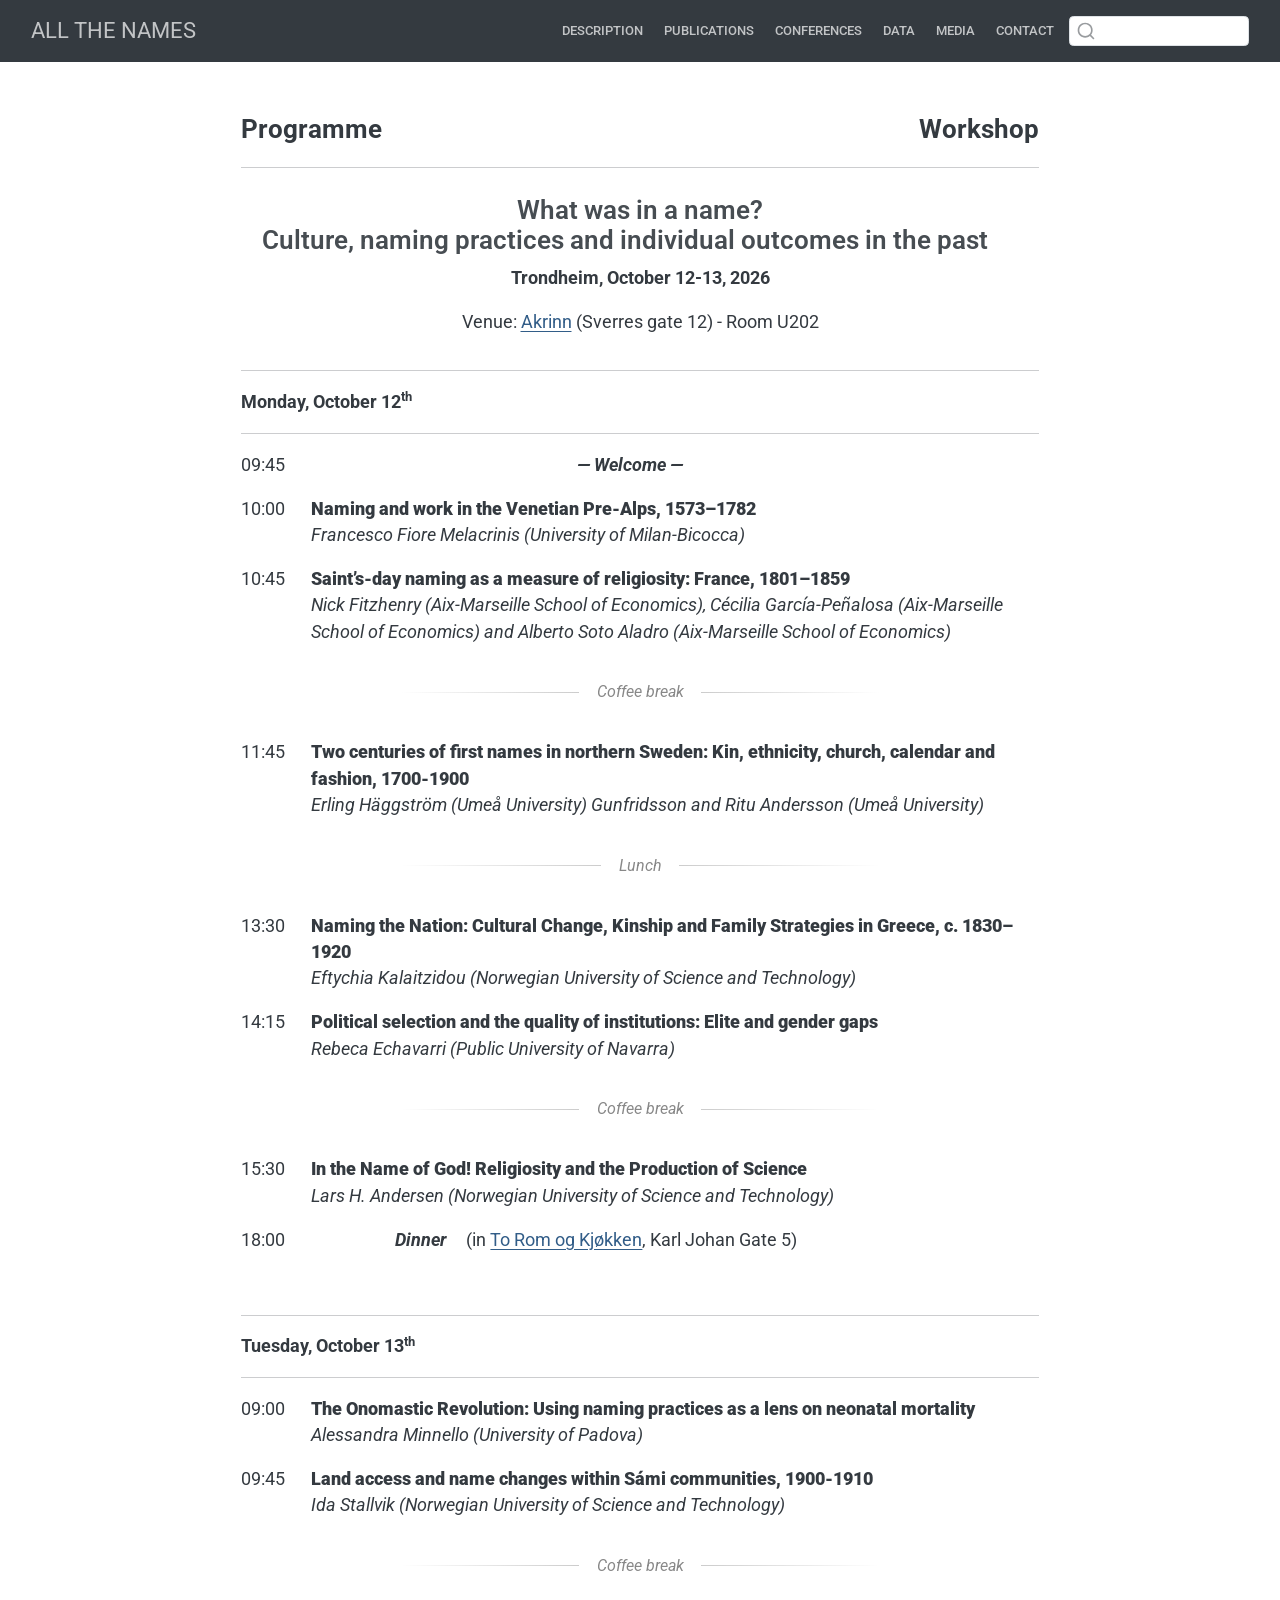
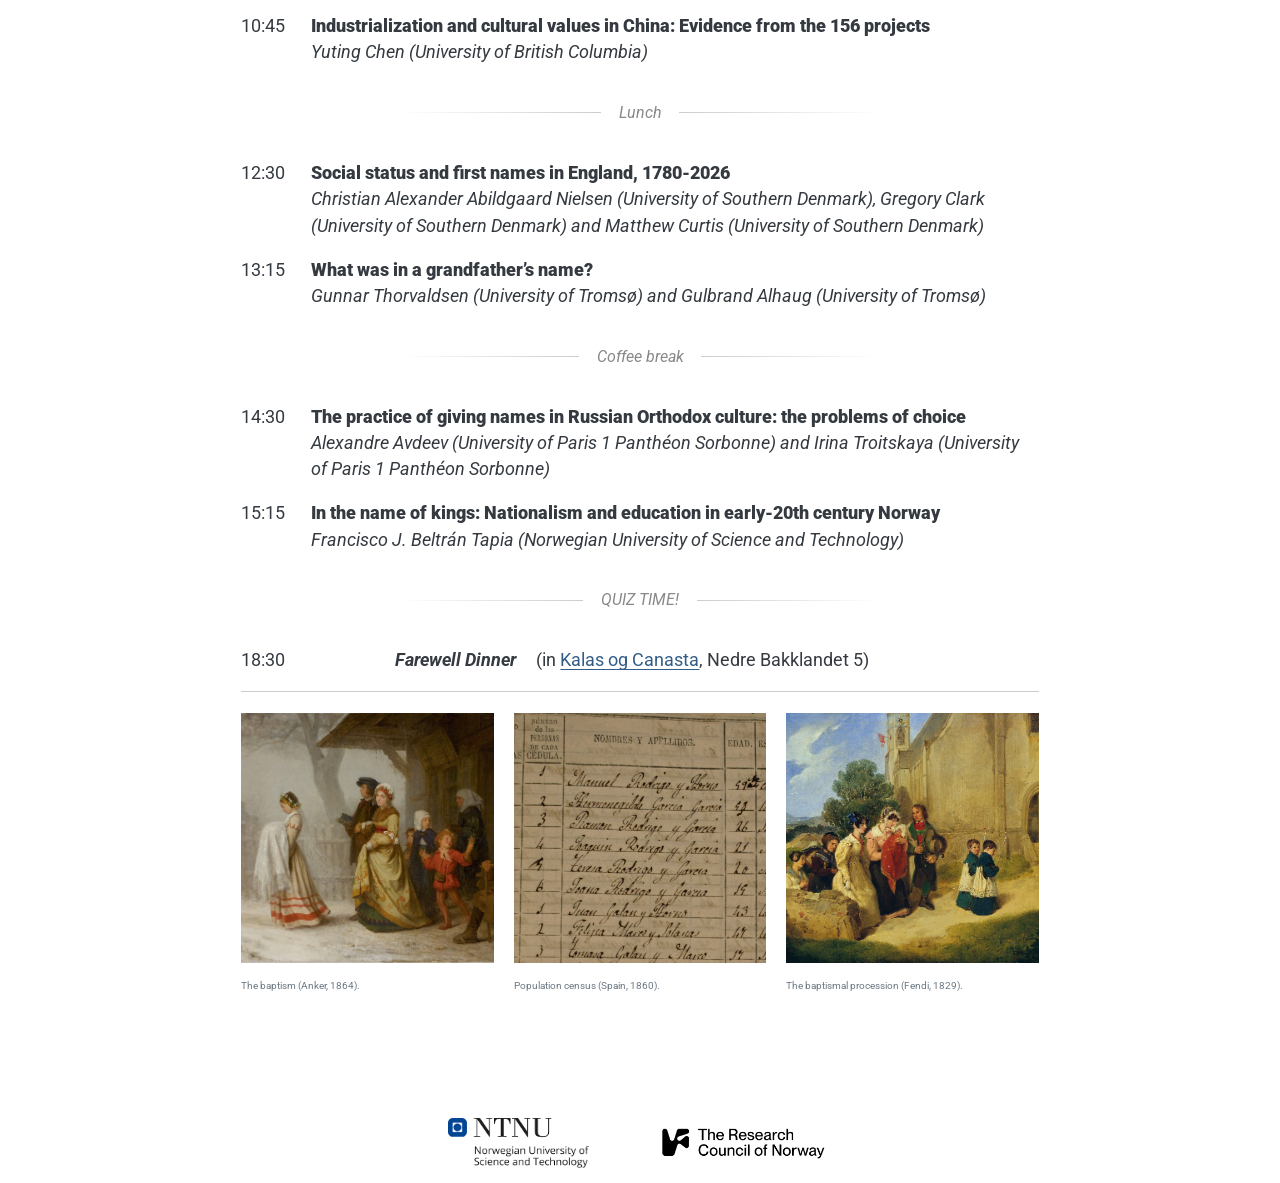
<file: docs/conf-prog-2026.html>
<!DOCTYPE html>
<html xmlns="http://www.w3.org/1999/xhtml" lang="en" xml:lang="en"><head>

<meta charset="utf-8">
<meta name="generator" content="quarto-1.9.38">

<meta name="viewport" content="width=device-width, initial-scale=1.0, user-scalable=yes">


<title>conf-prog-2026 – ALL THE NAMES</title>
<style>
/* Default styles provided by pandoc.
** See https://pandoc.org/MANUAL.html#variables-for-html for config info.
*/
code{white-space: pre-wrap;}
span.smallcaps{font-variant: small-caps;}
div.columns{display: flex; gap: min(4vw, 1.5em);}
div.column{flex: auto; overflow-x: auto;}
div.hanging-indent{margin-left: 1.5em; text-indent: -1.5em;}
ul.task-list{list-style: none;}
ul.task-list li input[type="checkbox"] {
  width: 0.8em;
  margin: 0 0.8em 0.2em -1em; /* quarto-specific, see https://github.com/quarto-dev/quarto-cli/issues/4556 */ 
  vertical-align: middle;
}
</style>


<script src="site_libs/quarto-nav/quarto-nav.js"></script>
<script src="site_libs/clipboard/clipboard.min.js"></script>
<script src="site_libs/quarto-search/autocomplete.umd.js"></script>
<script src="site_libs/quarto-search/fuse.min.js"></script>
<script src="site_libs/quarto-search/quarto-search.js"></script>
<meta name="quarto:offset" content="./">
<link href="./img/favicon_dark.png" rel="icon" type="image/png">
<script src="site_libs/quarto-html/quarto.js" type="module"></script>
<script src="site_libs/quarto-html/tabsets/tabsets.js" type="module"></script>
<script src="site_libs/quarto-html/popper.min.js"></script>
<script src="site_libs/quarto-html/tippy.umd.min.js"></script>
<script src="site_libs/quarto-html/anchor.min.js"></script>
<link href="site_libs/quarto-html/tippy.css" rel="stylesheet">
<link href="site_libs/quarto-html/quarto-syntax-highlighting-15634bcf2e68342d4ad2dfa704d543f6.css" rel="stylesheet" id="quarto-text-highlighting-styles">
<script src="site_libs/bootstrap/bootstrap.min.js"></script>
<link href="site_libs/bootstrap/bootstrap-icons.css" rel="stylesheet">
<link href="site_libs/bootstrap/bootstrap-22d8186fbeea310447856937bac9daad.min.css" rel="stylesheet" append-hash="true" id="quarto-bootstrap" data-mode="light">
<script id="quarto-search-options" type="application/json">{
  "location": "navbar",
  "copy-button": false,
  "collapse-after": 3,
  "panel-placement": "end",
  "type": "textbox",
  "limit": 50,
  "keyboard-shortcut": [
    "f",
    "/",
    "s"
  ],
  "language": {
    "search-no-results-text": "No results",
    "search-matching-documents-text": "matching documents",
    "search-copy-link-title": "Copy link to search",
    "search-hide-matches-text": "Hide additional matches",
    "search-more-match-text": "more match in this document",
    "search-more-matches-text": "more matches in this document",
    "search-clear-button-title": "Clear",
    "search-text-placeholder": "",
    "search-detached-cancel-button-title": "Cancel",
    "search-submit-button-title": "Submit",
    "search-label": "Search"
  }
}</script>


<link rel="stylesheet" href="styles.css">
</head>

<body class="nav-fixed fullcontent quarto-light">

<div id="quarto-search-results"></div>
  <header id="quarto-header" class="headroom fixed-top">
    <nav class="navbar navbar-expand-lg " data-bs-theme="dark">
      <div class="navbar-container container-fluid">
      <div class="navbar-brand-container mx-auto">
    <a class="navbar-brand" href="./index.html">
    <span class="navbar-title">ALL THE NAMES</span>
    </a>
  </div>
            <div id="quarto-search" class="" title="Search"></div>
          <button class="navbar-toggler" type="button" data-bs-toggle="collapse" data-bs-target="#navbarCollapse" aria-controls="navbarCollapse" role="menu" aria-expanded="false" aria-label="Toggle navigation" onclick="if (window.quartoToggleHeadroom) { window.quartoToggleHeadroom(); }">
  <span class="navbar-toggler-icon"></span>
</button>
          <div class="collapse navbar-collapse" id="navbarCollapse">
            <ul class="navbar-nav navbar-nav-scroll ms-auto">
  <li class="nav-item">
    <a class="nav-link" href="./description.html"> 
<span class="menu-text">Description</span></a>
  </li>  
  <li class="nav-item">
    <a class="nav-link" href="./publications.html"> 
<span class="menu-text">Publications</span></a>
  </li>  
  <li class="nav-item">
    <a class="nav-link" href="./conferences.html"> 
<span class="menu-text">Conferences</span></a>
  </li>  
  <li class="nav-item">
    <a class="nav-link" href="./datasets.html"> 
<span class="menu-text">Data</span></a>
  </li>  
  <li class="nav-item">
    <a class="nav-link" href="./media.html"> 
<span class="menu-text">Media</span></a>
  </li>  
  <li class="nav-item">
    <a class="nav-link" href="./members.html"> 
<span class="menu-text">Contact</span></a>
  </li>  
</ul>
          </div> <!-- /navcollapse -->
            <div class="quarto-navbar-tools">
</div>
      </div> <!-- /container-fluid -->
    </nav>
</header>
<!-- content -->
<div id="quarto-content" class="quarto-container page-columns page-rows-contents page-layout-article page-navbar">
<!-- sidebar -->
<!-- margin-sidebar -->
    
<!-- main -->
<main class="content" id="quarto-document-content"><header id="title-block-header" class="quarto-title-block"></header>




<div style="text-align: center;">
<div class="term-row">
<p><span class="term-left">Programme</span> <span class="term-right">Workshop</span></p>
</div>
<hr>
<section id="what-was-in-a-name-culture-naming-practices-and-individual-outcomes-in-the-past" class="level3">
<h3 class="anchored" data-anchor-id="what-was-in-a-name-culture-naming-practices-and-individual-outcomes-in-the-past">What was in a name?<br>Culture, naming practices and individual outcomes in the past</h3>
<p><strong>Trondheim, October 12-13, 2026</strong></p>
<p>Venue: <a href="https://maps.app.goo.gl/XsCHE62ZvE7VRgTU7?g_st=ic">Akrinn</a> (Sverres gate 12) - Room U202</p>
</section>
</div>
<div style="margin-bottom: 2em;">

</div>
<hr>
<p><strong>Monday, October 12<sup>th</sup></strong></p>
<hr>
<p><span class="dt-time-break">09:45</span> <span class="dt-title-break">&nbsp;&nbsp;&nbsp;&nbsp;&nbsp;&nbsp;&nbsp;&nbsp;<strong>— Welcome —</strong></span></p>
<dl>
<dt><span class="dt-time">10:00</span> <strong>Naming and work in the Venetian Pre-Alps, 1573–1782</strong></dt>
<dd>
<p>Francesco Fiore Melacrinis (University of Milan-Bicocca)</p>
</dd>
<dt><span class="dt-time">10:45</span> <strong>Saint’s-day naming as a measure of religiosity: France, 1801–1859</strong></dt>
<dd>
<p>Nick Fitzhenry (Aix-Marseille School of Economics), Cécilia García-Peñalosa (Aix-Marseille School of Economics) and Alberto Soto Aladro (Aix-Marseille School of Economics)</p>
</dd>
</dl>
<div class="labeled-break">
<p><em>Coffee break</em></p>
</div>
<dl>
<dt><span class="dt-time">11:45</span> <strong>Two centuries of first names in northern Sweden: Kin, ethnicity, church, calendar and fashion, 1700-1900</strong></dt>
<dd>
<p>Erling Häggström (Umeå University) Gunfridsson and Ritu Andersson (Umeå University)</p>
</dd>
</dl>
<div class="labeled-break">
<p><em>Lunch</em></p>
</div>
<dl>
<dt><span class="dt-time">13:30</span> <strong>Naming the Nation: Cultural Change, Kinship and Family Strategies in Greece, c.&nbsp;1830–1920</strong></dt>
<dd>
<p>Eftychia Kalaitzidou (Norwegian University of Science and Technology)</p>
</dd>
<dt><span class="dt-time">14:15</span> <strong>Political selection and the quality of institutions: Elite and gender gaps</strong></dt>
<dd>
<p>Rebeca Echavarri (Public University of Navarra)</p>
</dd>
</dl>
<div class="labeled-break">
<p><em>Coffee break</em></p>
</div>
<dl>
<dt><span class="dt-time">15:30</span> <strong>In the Name of God! Religiosity and the Production of Science</strong></dt>
<dd>
<p>Lars H. Andersen (Norwegian University of Science and Technology)<br>
<!--
[17:00]{.dt-time-break} [&nbsp;&nbsp;&nbsp;&nbsp;&nbsp;&nbsp;&nbsp;&nbsp;&nbsp;&nbsp;***--- City walk ---***]{.dt-title-break}
--></p>
</dd>
</dl>
<p><span class="dt-time-dinner">18:00</span> <strong><em>Dinner</em></strong> &nbsp;&nbsp;&nbsp; (in <a href="https://maps.app.goo.gl/zJosBWw33q1dNeGM7">To Rom og Kjøkken</a>, Karl Johan Gate 5)</p>
<p>&nbsp;</p>
<hr>
<p><strong>Tuesday, October 13<sup>th</sup></strong></p>
<hr>
<dl>
<dt><span class="dt-time">09:00</span> <strong>The Onomastic Revolution: Using naming practices as a lens on neonatal mortality</strong></dt>
<dd>
<p>Alessandra Minnello (University of Padova)</p>
</dd>
<dt><span class="dt-time">09:45</span> <strong>Land access and name changes within Sámi communities, 1900-1910</strong></dt>
<dd>
<p>Ida Stallvik (Norwegian University of Science and Technology)</p>
</dd>
</dl>
<div class="labeled-break">
<p><em>Coffee break</em></p>
</div>
<dl>
<dt><span class="dt-time">10:45</span> <strong>Industrialization and cultural values in China: Evidence from the 156 projects</strong></dt>
<dd>
<p>Yuting Chen (University of British Columbia)</p>
</dd>
</dl>
<div class="labeled-break">
<p><em>Lunch</em></p>
</div>
<dl>
<dt><span class="dt-time">12:30</span> <strong>Social status and first names in England, 1780-2026</strong></dt>
<dd>
<p>Christian Alexander Abildgaard Nielsen (University of Southern Denmark), Gregory Clark (University of Southern Denmark) and Matthew Curtis (University of Southern Denmark)</p>
</dd>
<dt><span class="dt-time">13:15</span> <strong>What was in a grandfather’s name?</strong></dt>
<dd>
<p>Gunnar Thorvaldsen (University of Tromsø) and Gulbrand Alhaug (University of Tromsø)</p>
</dd>
</dl>
<div class="labeled-break">
<p><em>Coffee break</em></p>
</div>
<dl>
<dt><span class="dt-time">14:30</span> <strong>The practice of giving names in Russian Orthodox culture: the problems of choice</strong></dt>
<dd>
<p>Alexandre Avdeev (University of Paris 1 Panthéon Sorbonne) and Irina Troitskaya (University of Paris 1 Panthéon Sorbonne)</p>
</dd>
<dt><span class="dt-time">15:15</span> <strong>In the name of kings: Nationalism and education in early-20th century Norway</strong></dt>
<dd>
<p>Francisco J. Beltrán Tapia (Norwegian University of Science and Technology)</p>
</dd>
</dl>
<div class="labeled-break">
<p><em>QUIZ TIME!</em></p>
</div>
<p><span class="dt-time-dinner">18:30</span> <strong><em>Farewell Dinner</em></strong> &nbsp;&nbsp;&nbsp; (in <a href="https://maps.app.goo.gl/oefSDsp1evjcDSFr8">Kalas og Canasta</a>, Nedre Bakklandet 5)</p>
<hr>
<div class="equal-height-images quarto-layout-panel" data-layout-ncol="3">
<div class="quarto-layout-row">
<div class="quarto-layout-cell" style="flex-basis: 33.3%;justify-content: flex-start;">
<div class="quarto-figure quarto-figure-center">
<figure class="figure">
<p><img src="img/baptism-anker-1864.jpg" class="img-fluid figure-img"></p>
<figcaption><span style="font-size: 0.60em;">The baptism (Anker, 1864).</span></figcaption>
</figure>
</div>
</div>
<div class="quarto-layout-cell" style="flex-basis: 33.3%;justify-content: flex-start;">
<div class="quarto-figure quarto-figure-center">
<figure class="figure">
<p><img src="img/censo-1860-cropped-names.jpeg" class="img-fluid figure-img"></p>
<figcaption><span style="font-size: 0.60em;">Population census (Spain, 1860).</span></figcaption>
</figure>
</div>
</div>
<div class="quarto-layout-cell" style="flex-basis: 33.3%;justify-content: flex-start;">
<div class="quarto-figure quarto-figure-center">
<figure class="figure">
<p><img src="img/baptism-fendi-1829.jpg" class="img-fluid figure-img"></p>
<figcaption><span style="font-size: 0.60em;">The baptismal procession (Fendi, 1829).</span></figcaption>
</figure>
</div>
</div>
</div>
</div>



</main> <!-- /main -->
<script id="quarto-html-after-body" type="application/javascript">
  window.document.addEventListener("DOMContentLoaded", function (event) {
    const icon = "";
    const anchorJS = new window.AnchorJS();
    anchorJS.options = {
      placement: 'right',
      icon: icon
    };
    anchorJS.add('.anchored');
    const isCodeAnnotation = (el) => {
      for (const clz of el.classList) {
        if (clz.startsWith('code-annotation-')) {                     
          return true;
        }
      }
      return false;
    }
    const onCopySuccess = function(e) {
      // button target
      const button = e.trigger;
      // don't keep focus
      button.blur();
      // flash "checked"
      button.classList.add('code-copy-button-checked');
      var currentTitle = button.getAttribute("title");
      button.setAttribute("title", "Copied!");
      let tooltip;
      if (window.bootstrap) {
        button.setAttribute("data-bs-toggle", "tooltip");
        button.setAttribute("data-bs-placement", "left");
        button.setAttribute("data-bs-title", "Copied!");
        tooltip = new bootstrap.Tooltip(button, 
          { trigger: "manual", 
            customClass: "code-copy-button-tooltip",
            offset: [0, -8]});
        tooltip.show();    
      }
      setTimeout(function() {
        if (tooltip) {
          tooltip.hide();
          button.removeAttribute("data-bs-title");
          button.removeAttribute("data-bs-toggle");
          button.removeAttribute("data-bs-placement");
        }
        button.setAttribute("title", currentTitle);
        button.classList.remove('code-copy-button-checked');
      }, 1000);
      // clear code selection
      e.clearSelection();
    }
    const getTextToCopy = function(trigger) {
      const outerScaffold = trigger.parentElement.cloneNode(true);
      const codeEl = outerScaffold.querySelector('code');
      for (const childEl of codeEl.children) {
        if (isCodeAnnotation(childEl)) {
          childEl.remove();
        }
      }
      return codeEl.innerText;
    }
    const clipboard = new window.ClipboardJS('.code-copy-button:not([data-in-quarto-modal])', {
      text: getTextToCopy
    });
    clipboard.on('success', onCopySuccess);
    if (window.document.getElementById('quarto-embedded-source-code-modal')) {
      const clipboardModal = new window.ClipboardJS('.code-copy-button[data-in-quarto-modal]', {
        text: getTextToCopy,
        container: window.document.getElementById('quarto-embedded-source-code-modal')
      });
      clipboardModal.on('success', onCopySuccess);
    }
      var localhostRegex = new RegExp(/^(?:http|https):\/\/localhost\:?[0-9]*\//);
      var mailtoRegex = new RegExp(/^mailto:/);
        var filterRegex = new RegExp('/' + window.location.host + '/');
      var isInternal = (href) => {
          return filterRegex.test(href) || localhostRegex.test(href) || mailtoRegex.test(href);
      }
      // Inspect non-navigation links and adorn them if external
     var links = window.document.querySelectorAll('a[href]:not(.nav-link):not(.navbar-brand):not(.toc-action):not(.sidebar-link):not(.sidebar-item-toggle):not(.pagination-link):not(.no-external):not([aria-hidden]):not(.dropdown-item):not(.quarto-navigation-tool):not(.about-link)');
      for (var i=0; i<links.length; i++) {
        const link = links[i];
        if (!isInternal(link.href)) {
          // undo the damage that might have been done by quarto-nav.js in the case of
          // links that we want to consider external
          if (link.dataset.originalHref !== undefined) {
            link.href = link.dataset.originalHref;
          }
            // target, if specified
            link.setAttribute("target", "_blank");
            if (link.getAttribute("rel") === null) {
              link.setAttribute("rel", "noopener");
            }
        }
      }
    function tippyHover(el, contentFn, onTriggerFn, onUntriggerFn) {
      const config = {
        allowHTML: true,
        maxWidth: 500,
        delay: 100,
        arrow: false,
        appendTo: function(el) {
            return el.parentElement;
        },
        interactive: true,
        interactiveBorder: 10,
        theme: 'quarto',
        placement: 'bottom-start',
      };
      if (contentFn) {
        config.content = contentFn;
      }
      if (onTriggerFn) {
        config.onTrigger = onTriggerFn;
      }
      if (onUntriggerFn) {
        config.onUntrigger = onUntriggerFn;
      }
      window.tippy(el, config); 
    }
    const noterefs = window.document.querySelectorAll('a[role="doc-noteref"]');
    for (var i=0; i<noterefs.length; i++) {
      const ref = noterefs[i];
      tippyHover(ref, function() {
        // use id or data attribute instead here
        let href = ref.getAttribute('data-footnote-href') || ref.getAttribute('href');
        try { href = new URL(href).hash; } catch {}
        const id = href.replace(/^#\/?/, "");
        const note = window.document.getElementById(id);
        if (note) {
          return note.innerHTML;
        } else {
          return "";
        }
      });
    }
    const xrefs = window.document.querySelectorAll('a.quarto-xref');
    const processXRef = (id, note) => {
      // Strip column container classes
      const stripColumnClz = (el) => {
        el.classList.remove("page-full", "page-columns");
        if (el.children) {
          for (const child of el.children) {
            stripColumnClz(child);
          }
        }
      }
      stripColumnClz(note)
      if (id === null || id.startsWith('sec-')) {
        // Special case sections, only their first couple elements
        const container = document.createElement("div");
        if (note.children && note.children.length > 2) {
          container.appendChild(note.children[0].cloneNode(true));
          for (let i = 1; i < note.children.length; i++) {
            const child = note.children[i];
            if (child.tagName === "P" && child.innerText === "") {
              continue;
            } else {
              container.appendChild(child.cloneNode(true));
              break;
            }
          }
          if (window.Quarto?.typesetMath) {
            window.Quarto.typesetMath(container);
          }
          return container.innerHTML
        } else {
          if (window.Quarto?.typesetMath) {
            window.Quarto.typesetMath(note);
          }
          return note.innerHTML;
        }
      } else {
        // Remove any anchor links if they are present
        const anchorLink = note.querySelector('a.anchorjs-link');
        if (anchorLink) {
          anchorLink.remove();
        }
        if (window.Quarto?.typesetMath) {
          window.Quarto.typesetMath(note);
        }
        if (note.classList.contains("callout")) {
          return note.outerHTML;
        } else {
          return note.innerHTML;
        }
      }
    }
    for (var i=0; i<xrefs.length; i++) {
      const xref = xrefs[i];
      tippyHover(xref, undefined, function(instance) {
        instance.disable();
        let url = xref.getAttribute('href');
        let hash = undefined; 
        if (url.startsWith('#')) {
          hash = url;
        } else {
          try { hash = new URL(url).hash; } catch {}
        }
        if (hash) {
          const id = hash.replace(/^#\/?/, "");
          const note = window.document.getElementById(id);
          if (note !== null) {
            try {
              const html = processXRef(id, note.cloneNode(true));
              instance.setContent(html);
            } finally {
              instance.enable();
              instance.show();
            }
          } else {
            // See if we can fetch this
            fetch(url.split('#')[0])
            .then(res => res.text())
            .then(html => {
              const parser = new DOMParser();
              const htmlDoc = parser.parseFromString(html, "text/html");
              const note = htmlDoc.getElementById(id);
              if (note !== null) {
                const html = processXRef(id, note);
                instance.setContent(html);
              } 
            }).finally(() => {
              instance.enable();
              instance.show();
            });
          }
        } else {
          // See if we can fetch a full url (with no hash to target)
          // This is a special case and we should probably do some content thinning / targeting
          fetch(url)
          .then(res => res.text())
          .then(html => {
            const parser = new DOMParser();
            const htmlDoc = parser.parseFromString(html, "text/html");
            const note = htmlDoc.querySelector('main.content');
            if (note !== null) {
              // This should only happen for chapter cross references
              // (since there is no id in the URL)
              // remove the first header
              if (note.children.length > 0 && note.children[0].tagName === "HEADER") {
                note.children[0].remove();
              }
              const html = processXRef(null, note);
              instance.setContent(html);
            } 
          }).finally(() => {
            instance.enable();
            instance.show();
          });
        }
      }, function(instance) {
      });
    }
        let selectedAnnoteEl;
        const selectorForAnnotation = ( cell, annotation) => {
          let cellAttr = 'data-code-cell="' + cell + '"';
          let lineAttr = 'data-code-annotation="' +  annotation + '"';
          const selector = 'span[' + cellAttr + '][' + lineAttr + ']';
          return selector;
        }
        const selectCodeLines = (annoteEl) => {
          const doc = window.document;
          const targetCell = annoteEl.getAttribute("data-target-cell");
          const targetAnnotation = annoteEl.getAttribute("data-target-annotation");
          const annoteSpan = window.document.querySelector(selectorForAnnotation(targetCell, targetAnnotation));
          const lines = annoteSpan.getAttribute("data-code-lines").split(",");
          const lineIds = lines.map((line) => {
            return targetCell + "-" + line;
          })
          let top = null;
          let height = null;
          let parent = null;
          if (lineIds.length > 0) {
              //compute the position of the single el (top and bottom and make a div)
              const el = window.document.getElementById(lineIds[0]);
              top = el.offsetTop;
              height = el.offsetHeight;
              parent = el.parentElement.parentElement;
            if (lineIds.length > 1) {
              const lastEl = window.document.getElementById(lineIds[lineIds.length - 1]);
              const bottom = lastEl.offsetTop + lastEl.offsetHeight;
              height = bottom - top;
            }
            if (top !== null && height !== null && parent !== null) {
              // cook up a div (if necessary) and position it 
              let div = window.document.getElementById("code-annotation-line-highlight");
              if (div === null) {
                div = window.document.createElement("div");
                div.setAttribute("id", "code-annotation-line-highlight");
                div.style.position = 'absolute';
                parent.appendChild(div);
              }
              div.style.top = top - 2 + "px";
              div.style.height = height + 4 + "px";
              div.style.left = 0;
              let gutterDiv = window.document.getElementById("code-annotation-line-highlight-gutter");
              if (gutterDiv === null) {
                gutterDiv = window.document.createElement("div");
                gutterDiv.setAttribute("id", "code-annotation-line-highlight-gutter");
                gutterDiv.style.position = 'absolute';
                const codeCell = window.document.getElementById(targetCell);
                const gutter = codeCell.querySelector('.code-annotation-gutter');
                gutter.appendChild(gutterDiv);
              }
              gutterDiv.style.top = top - 2 + "px";
              gutterDiv.style.height = height + 4 + "px";
            }
            selectedAnnoteEl = annoteEl;
          }
        };
        const unselectCodeLines = () => {
          const elementsIds = ["code-annotation-line-highlight", "code-annotation-line-highlight-gutter"];
          elementsIds.forEach((elId) => {
            const div = window.document.getElementById(elId);
            if (div) {
              div.remove();
            }
          });
          selectedAnnoteEl = undefined;
        };
          // Handle positioning of the toggle
      window.addEventListener(
        "resize",
        throttle(() => {
          elRect = undefined;
          if (selectedAnnoteEl) {
            selectCodeLines(selectedAnnoteEl);
          }
        }, 10)
      );
      function throttle(fn, ms) {
      let throttle = false;
      let timer;
        return (...args) => {
          if(!throttle) { // first call gets through
              fn.apply(this, args);
              throttle = true;
          } else { // all the others get throttled
              if(timer) clearTimeout(timer); // cancel #2
              timer = setTimeout(() => {
                fn.apply(this, args);
                timer = throttle = false;
              }, ms);
          }
        };
      }
        // Attach click handler to the DT
        const annoteDls = window.document.querySelectorAll('dt[data-target-cell]');
        for (const annoteDlNode of annoteDls) {
          annoteDlNode.addEventListener('click', (event) => {
            const clickedEl = event.target;
            if (clickedEl !== selectedAnnoteEl) {
              unselectCodeLines();
              const activeEl = window.document.querySelector('dt[data-target-cell].code-annotation-active');
              if (activeEl) {
                activeEl.classList.remove('code-annotation-active');
              }
              selectCodeLines(clickedEl);
              clickedEl.classList.add('code-annotation-active');
            } else {
              // Unselect the line
              unselectCodeLines();
              clickedEl.classList.remove('code-annotation-active');
            }
          });
        }
    const findCites = (el) => {
      const parentEl = el.parentElement;
      if (parentEl) {
        const cites = parentEl.dataset.cites;
        if (cites) {
          return {
            el,
            cites: cites.split(' ')
          };
        } else {
          return findCites(el.parentElement)
        }
      } else {
        return undefined;
      }
    };
    var bibliorefs = window.document.querySelectorAll('a[role="doc-biblioref"]');
    for (var i=0; i<bibliorefs.length; i++) {
      const ref = bibliorefs[i];
      const citeInfo = findCites(ref);
      if (citeInfo) {
        tippyHover(citeInfo.el, function() {
          var popup = window.document.createElement('div');
          citeInfo.cites.forEach(function(cite) {
            var citeDiv = window.document.createElement('div');
            citeDiv.classList.add('hanging-indent');
            citeDiv.classList.add('csl-entry');
            var biblioDiv = window.document.getElementById('ref-' + cite);
            if (biblioDiv) {
              citeDiv.innerHTML = biblioDiv.innerHTML;
            }
            popup.appendChild(citeDiv);
          });
          return popup.innerHTML;
        });
      }
    }
  });
  </script>
</div> <!-- /content -->
<footer class="footer">
  <div class="nav-footer">
    <div class="nav-footer-left">
      &nbsp;
    </div>   
    <div class="nav-footer-center">
<div style="display:flex; justify-content:center; align-items:center; gap:60px;">
<img src="./img/ntnu-logo.png" height="50"><img src="./img/rcn-logo.png" height="50">
</div>
</div>
    <div class="nav-footer-right">
      &nbsp;
    </div>
  </div>
</footer>




</body></html>
</file>
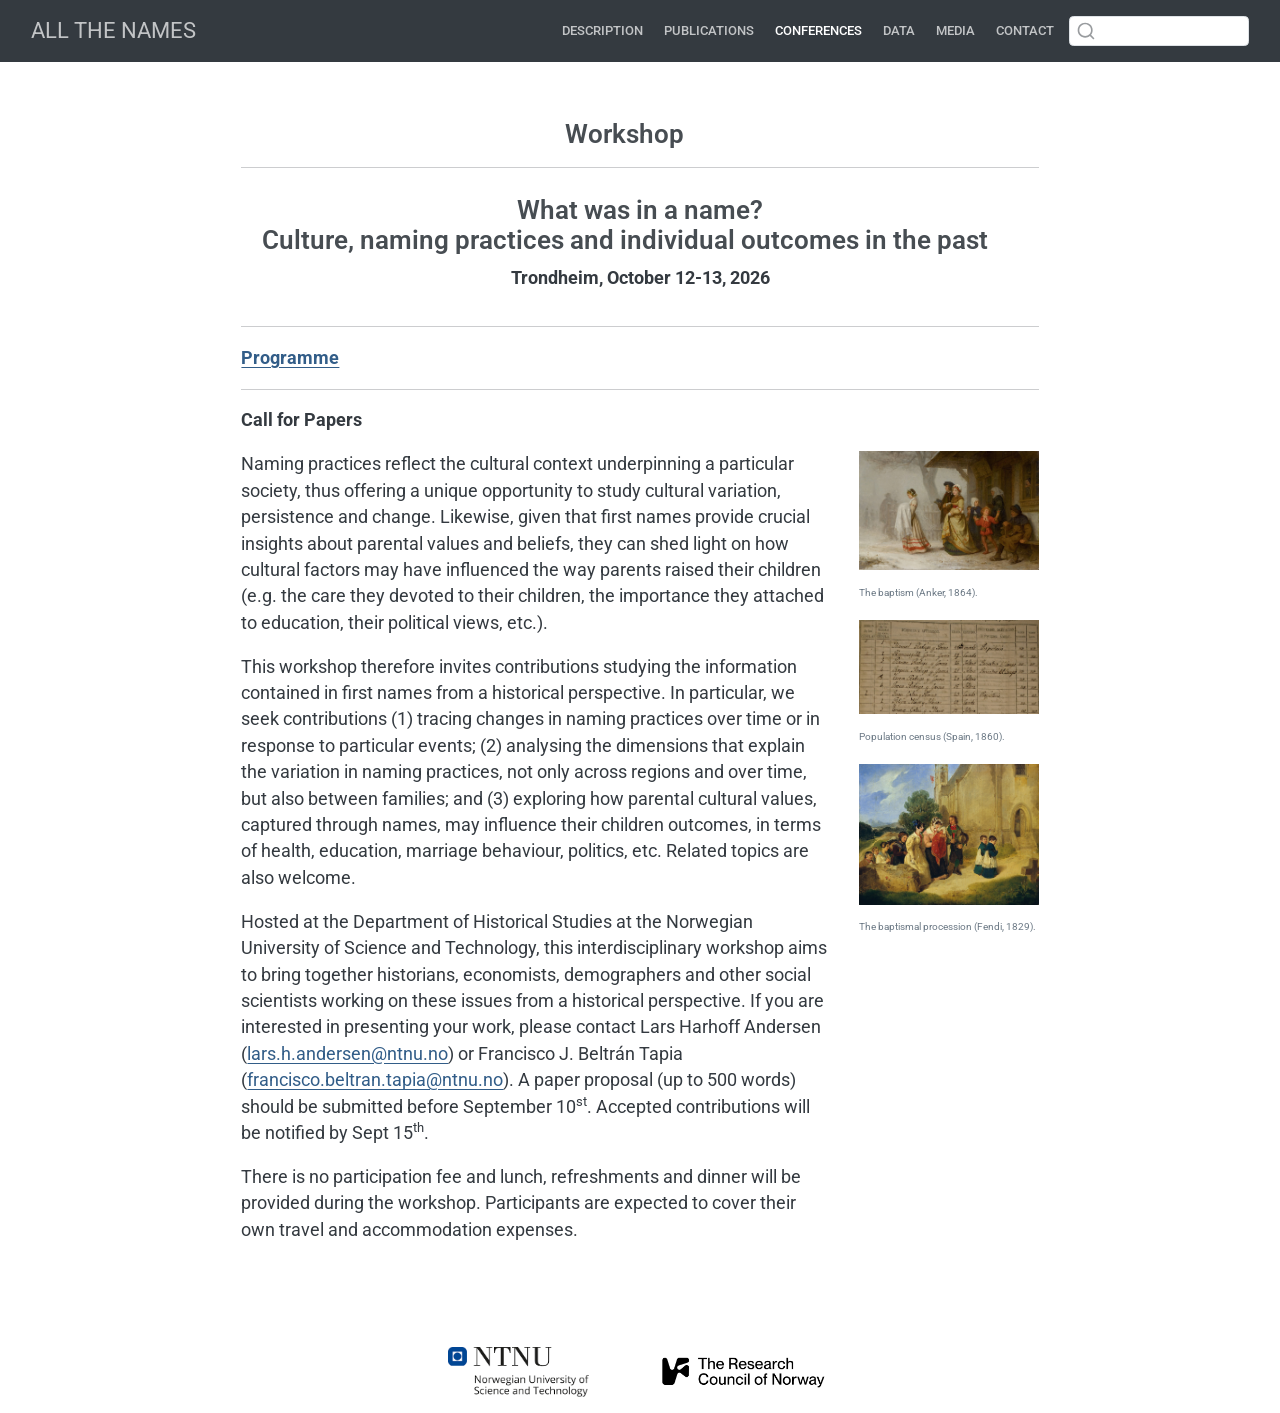
<file: docs/conferences.html>
<!DOCTYPE html>
<html xmlns="http://www.w3.org/1999/xhtml" lang="en" xml:lang="en"><head>

<meta charset="utf-8">
<meta name="generator" content="quarto-1.9.38">

<meta name="viewport" content="width=device-width, initial-scale=1.0, user-scalable=yes">


<title>conferences – ALL THE NAMES</title>
<style>
/* Default styles provided by pandoc.
** See https://pandoc.org/MANUAL.html#variables-for-html for config info.
*/
code{white-space: pre-wrap;}
span.smallcaps{font-variant: small-caps;}
div.columns{display: flex; gap: min(4vw, 1.5em);}
div.column{flex: auto; overflow-x: auto;}
div.hanging-indent{margin-left: 1.5em; text-indent: -1.5em;}
ul.task-list{list-style: none;}
ul.task-list li input[type="checkbox"] {
  width: 0.8em;
  margin: 0 0.8em 0.2em -1em; /* quarto-specific, see https://github.com/quarto-dev/quarto-cli/issues/4556 */ 
  vertical-align: middle;
}
</style>


<script src="site_libs/quarto-nav/quarto-nav.js"></script>
<script src="site_libs/clipboard/clipboard.min.js"></script>
<script src="site_libs/quarto-search/autocomplete.umd.js"></script>
<script src="site_libs/quarto-search/fuse.min.js"></script>
<script src="site_libs/quarto-search/quarto-search.js"></script>
<meta name="quarto:offset" content="./">
<link href="./img/favicon_dark.png" rel="icon" type="image/png">
<script src="site_libs/quarto-html/quarto.js" type="module"></script>
<script src="site_libs/quarto-html/tabsets/tabsets.js" type="module"></script>
<script src="site_libs/quarto-html/popper.min.js"></script>
<script src="site_libs/quarto-html/tippy.umd.min.js"></script>
<script src="site_libs/quarto-html/anchor.min.js"></script>
<link href="site_libs/quarto-html/tippy.css" rel="stylesheet">
<link href="site_libs/quarto-html/quarto-syntax-highlighting-15634bcf2e68342d4ad2dfa704d543f6.css" rel="stylesheet" id="quarto-text-highlighting-styles">
<script src="site_libs/bootstrap/bootstrap.min.js"></script>
<link href="site_libs/bootstrap/bootstrap-icons.css" rel="stylesheet">
<link href="site_libs/bootstrap/bootstrap-22d8186fbeea310447856937bac9daad.min.css" rel="stylesheet" append-hash="true" id="quarto-bootstrap" data-mode="light">
<script id="quarto-search-options" type="application/json">{
  "location": "navbar",
  "copy-button": false,
  "collapse-after": 3,
  "panel-placement": "end",
  "type": "textbox",
  "limit": 50,
  "keyboard-shortcut": [
    "f",
    "/",
    "s"
  ],
  "language": {
    "search-no-results-text": "No results",
    "search-matching-documents-text": "matching documents",
    "search-copy-link-title": "Copy link to search",
    "search-hide-matches-text": "Hide additional matches",
    "search-more-match-text": "more match in this document",
    "search-more-matches-text": "more matches in this document",
    "search-clear-button-title": "Clear",
    "search-text-placeholder": "",
    "search-detached-cancel-button-title": "Cancel",
    "search-submit-button-title": "Submit",
    "search-label": "Search"
  }
}</script>


<link rel="stylesheet" href="styles.css">
</head>

<body class="nav-fixed fullcontent quarto-light">

<div id="quarto-search-results"></div>
  <header id="quarto-header" class="headroom fixed-top">
    <nav class="navbar navbar-expand-lg " data-bs-theme="dark">
      <div class="navbar-container container-fluid">
      <div class="navbar-brand-container mx-auto">
    <a class="navbar-brand" href="./index.html">
    <span class="navbar-title">ALL THE NAMES</span>
    </a>
  </div>
            <div id="quarto-search" class="" title="Search"></div>
          <button class="navbar-toggler" type="button" data-bs-toggle="collapse" data-bs-target="#navbarCollapse" aria-controls="navbarCollapse" role="menu" aria-expanded="false" aria-label="Toggle navigation" onclick="if (window.quartoToggleHeadroom) { window.quartoToggleHeadroom(); }">
  <span class="navbar-toggler-icon"></span>
</button>
          <div class="collapse navbar-collapse" id="navbarCollapse">
            <ul class="navbar-nav navbar-nav-scroll ms-auto">
  <li class="nav-item">
    <a class="nav-link" href="./description.html"> 
<span class="menu-text">Description</span></a>
  </li>  
  <li class="nav-item">
    <a class="nav-link" href="./publications.html"> 
<span class="menu-text">Publications</span></a>
  </li>  
  <li class="nav-item">
    <a class="nav-link active" href="./conferences.html" aria-current="page"> 
<span class="menu-text">Conferences</span></a>
  </li>  
  <li class="nav-item">
    <a class="nav-link" href="./datasets.html"> 
<span class="menu-text">Data</span></a>
  </li>  
  <li class="nav-item">
    <a class="nav-link" href="./media.html"> 
<span class="menu-text">Media</span></a>
  </li>  
  <li class="nav-item">
    <a class="nav-link" href="./members.html"> 
<span class="menu-text">Contact</span></a>
  </li>  
</ul>
          </div> <!-- /navcollapse -->
            <div class="quarto-navbar-tools">
</div>
      </div> <!-- /container-fluid -->
    </nav>
</header>
<!-- content -->
<div id="quarto-content" class="quarto-container page-columns page-rows-contents page-layout-article page-navbar">
<!-- sidebar -->
<!-- margin-sidebar -->
    
<!-- main -->
<main class="content" id="quarto-document-content"><header id="title-block-header" class="quarto-title-block"></header>




<div style="text-align: center;">
<section id="workshop" class="level3">
<h3 class="anchored" data-anchor-id="workshop">Workshop</h3>
<hr>
</section>
<section id="what-was-in-a-name-culture-naming-practices-and-individual-outcomes-in-the-past" class="level3">
<h3 class="anchored" data-anchor-id="what-was-in-a-name-culture-naming-practices-and-individual-outcomes-in-the-past">What was in a name?<br>Culture, naming practices and individual outcomes in the past</h3>
<p><strong>Trondheim, October 12-13, 2026</strong></p>
</section>
</div>
<div style="margin-bottom: 2em;">

</div>
<hr>
<p><a href="./conf-prog-2026.html"><strong>Programme</strong></a></p>
<hr>
<p><strong>Call for Papers</strong></p>
<div class="grid">
<div class="g-col-9">
<p>Naming practices reflect the cultural context underpinning a particular society, thus offering a unique opportunity to study cultural variation, persistence and change. Likewise, given that first names provide crucial insights about parental values and beliefs, they can shed light on how cultural factors may have influenced the way parents raised their children (e.g.&nbsp;the care they devoted to their children, the importance they attached to education, their political views, etc.).</p>
<p>This workshop therefore invites contributions studying the information contained in first names from a historical perspective. In particular, we seek contributions (1) tracing changes in naming practices over time or in response to particular events; (2) analysing the dimensions that explain the variation in naming practices, not only across regions and over time, but also between families; and (3) exploring how parental cultural values, captured through names, may influence their children outcomes, in terms of health, education, marriage behaviour, politics, etc. Related topics are also welcome.</p>
<p>Hosted at the Department of Historical Studies at the Norwegian University of Science and Technology, this interdisciplinary workshop aims to bring together historians, economists, demographers and other social scientists working on these issues from a historical perspective. If you are interested in presenting your work, please contact Lars Harhoff Andersen (<a href="mailto:lars.h.andersen@ntnu.no">lars.h.andersen@ntnu.no</a>) or Francisco J. Beltrán Tapia (<a href="mailto:francisco.beltran.tapia@ntnu.no">francisco.beltran.tapia@ntnu.no</a>). A paper proposal (up to 500 words) should be submitted before September 10<sup>st</sup>. Accepted contributions will be notified by Sept 15<sup>th</sup>.</p>
<p>There is no participation fee and lunch, refreshments and dinner will be provided during the workshop. Participants are expected to cover their own travel and accommodation expenses.</p>
</div>
<div class="g-col-3">
<div class="quarto-figure quarto-figure-center">
<figure class="figure">
<p><img src="img/baptism-anker-1864.jpg" class="img-fluid figure-img"></p>
<figcaption><span style="font-size: 0.60em;">The baptism (Anker, 1864).</span></figcaption>
</figure>
</div>
<div class="quarto-figure quarto-figure-center">
<figure class="figure">
<p><img src="img/censo-1860-cropped.jpg" class="img-fluid figure-img"></p>
<figcaption><span style="font-size: 0.60em;">Population census (Spain, 1860).</span></figcaption>
</figure>
</div>
<div class="quarto-figure quarto-figure-center">
<figure class="figure">
<p><img src="img/baptism-fendi-1829.jpg" class="img-fluid figure-img"></p>
<figcaption><span style="font-size: 0.60em;">The baptismal procession (Fendi, 1829).</span></figcaption>
</figure>
</div>
</div>
</div>



</main> <!-- /main -->
<script id="quarto-html-after-body" type="application/javascript">
  window.document.addEventListener("DOMContentLoaded", function (event) {
    const icon = "";
    const anchorJS = new window.AnchorJS();
    anchorJS.options = {
      placement: 'right',
      icon: icon
    };
    anchorJS.add('.anchored');
    const isCodeAnnotation = (el) => {
      for (const clz of el.classList) {
        if (clz.startsWith('code-annotation-')) {                     
          return true;
        }
      }
      return false;
    }
    const onCopySuccess = function(e) {
      // button target
      const button = e.trigger;
      // don't keep focus
      button.blur();
      // flash "checked"
      button.classList.add('code-copy-button-checked');
      var currentTitle = button.getAttribute("title");
      button.setAttribute("title", "Copied!");
      let tooltip;
      if (window.bootstrap) {
        button.setAttribute("data-bs-toggle", "tooltip");
        button.setAttribute("data-bs-placement", "left");
        button.setAttribute("data-bs-title", "Copied!");
        tooltip = new bootstrap.Tooltip(button, 
          { trigger: "manual", 
            customClass: "code-copy-button-tooltip",
            offset: [0, -8]});
        tooltip.show();    
      }
      setTimeout(function() {
        if (tooltip) {
          tooltip.hide();
          button.removeAttribute("data-bs-title");
          button.removeAttribute("data-bs-toggle");
          button.removeAttribute("data-bs-placement");
        }
        button.setAttribute("title", currentTitle);
        button.classList.remove('code-copy-button-checked');
      }, 1000);
      // clear code selection
      e.clearSelection();
    }
    const getTextToCopy = function(trigger) {
      const outerScaffold = trigger.parentElement.cloneNode(true);
      const codeEl = outerScaffold.querySelector('code');
      for (const childEl of codeEl.children) {
        if (isCodeAnnotation(childEl)) {
          childEl.remove();
        }
      }
      return codeEl.innerText;
    }
    const clipboard = new window.ClipboardJS('.code-copy-button:not([data-in-quarto-modal])', {
      text: getTextToCopy
    });
    clipboard.on('success', onCopySuccess);
    if (window.document.getElementById('quarto-embedded-source-code-modal')) {
      const clipboardModal = new window.ClipboardJS('.code-copy-button[data-in-quarto-modal]', {
        text: getTextToCopy,
        container: window.document.getElementById('quarto-embedded-source-code-modal')
      });
      clipboardModal.on('success', onCopySuccess);
    }
      var localhostRegex = new RegExp(/^(?:http|https):\/\/localhost\:?[0-9]*\//);
      var mailtoRegex = new RegExp(/^mailto:/);
        var filterRegex = new RegExp('/' + window.location.host + '/');
      var isInternal = (href) => {
          return filterRegex.test(href) || localhostRegex.test(href) || mailtoRegex.test(href);
      }
      // Inspect non-navigation links and adorn them if external
     var links = window.document.querySelectorAll('a[href]:not(.nav-link):not(.navbar-brand):not(.toc-action):not(.sidebar-link):not(.sidebar-item-toggle):not(.pagination-link):not(.no-external):not([aria-hidden]):not(.dropdown-item):not(.quarto-navigation-tool):not(.about-link)');
      for (var i=0; i<links.length; i++) {
        const link = links[i];
        if (!isInternal(link.href)) {
          // undo the damage that might have been done by quarto-nav.js in the case of
          // links that we want to consider external
          if (link.dataset.originalHref !== undefined) {
            link.href = link.dataset.originalHref;
          }
            // target, if specified
            link.setAttribute("target", "_blank");
            if (link.getAttribute("rel") === null) {
              link.setAttribute("rel", "noopener");
            }
        }
      }
    function tippyHover(el, contentFn, onTriggerFn, onUntriggerFn) {
      const config = {
        allowHTML: true,
        maxWidth: 500,
        delay: 100,
        arrow: false,
        appendTo: function(el) {
            return el.parentElement;
        },
        interactive: true,
        interactiveBorder: 10,
        theme: 'quarto',
        placement: 'bottom-start',
      };
      if (contentFn) {
        config.content = contentFn;
      }
      if (onTriggerFn) {
        config.onTrigger = onTriggerFn;
      }
      if (onUntriggerFn) {
        config.onUntrigger = onUntriggerFn;
      }
      window.tippy(el, config); 
    }
    const noterefs = window.document.querySelectorAll('a[role="doc-noteref"]');
    for (var i=0; i<noterefs.length; i++) {
      const ref = noterefs[i];
      tippyHover(ref, function() {
        // use id or data attribute instead here
        let href = ref.getAttribute('data-footnote-href') || ref.getAttribute('href');
        try { href = new URL(href).hash; } catch {}
        const id = href.replace(/^#\/?/, "");
        const note = window.document.getElementById(id);
        if (note) {
          return note.innerHTML;
        } else {
          return "";
        }
      });
    }
    const xrefs = window.document.querySelectorAll('a.quarto-xref');
    const processXRef = (id, note) => {
      // Strip column container classes
      const stripColumnClz = (el) => {
        el.classList.remove("page-full", "page-columns");
        if (el.children) {
          for (const child of el.children) {
            stripColumnClz(child);
          }
        }
      }
      stripColumnClz(note)
      if (id === null || id.startsWith('sec-')) {
        // Special case sections, only their first couple elements
        const container = document.createElement("div");
        if (note.children && note.children.length > 2) {
          container.appendChild(note.children[0].cloneNode(true));
          for (let i = 1; i < note.children.length; i++) {
            const child = note.children[i];
            if (child.tagName === "P" && child.innerText === "") {
              continue;
            } else {
              container.appendChild(child.cloneNode(true));
              break;
            }
          }
          if (window.Quarto?.typesetMath) {
            window.Quarto.typesetMath(container);
          }
          return container.innerHTML
        } else {
          if (window.Quarto?.typesetMath) {
            window.Quarto.typesetMath(note);
          }
          return note.innerHTML;
        }
      } else {
        // Remove any anchor links if they are present
        const anchorLink = note.querySelector('a.anchorjs-link');
        if (anchorLink) {
          anchorLink.remove();
        }
        if (window.Quarto?.typesetMath) {
          window.Quarto.typesetMath(note);
        }
        if (note.classList.contains("callout")) {
          return note.outerHTML;
        } else {
          return note.innerHTML;
        }
      }
    }
    for (var i=0; i<xrefs.length; i++) {
      const xref = xrefs[i];
      tippyHover(xref, undefined, function(instance) {
        instance.disable();
        let url = xref.getAttribute('href');
        let hash = undefined; 
        if (url.startsWith('#')) {
          hash = url;
        } else {
          try { hash = new URL(url).hash; } catch {}
        }
        if (hash) {
          const id = hash.replace(/^#\/?/, "");
          const note = window.document.getElementById(id);
          if (note !== null) {
            try {
              const html = processXRef(id, note.cloneNode(true));
              instance.setContent(html);
            } finally {
              instance.enable();
              instance.show();
            }
          } else {
            // See if we can fetch this
            fetch(url.split('#')[0])
            .then(res => res.text())
            .then(html => {
              const parser = new DOMParser();
              const htmlDoc = parser.parseFromString(html, "text/html");
              const note = htmlDoc.getElementById(id);
              if (note !== null) {
                const html = processXRef(id, note);
                instance.setContent(html);
              } 
            }).finally(() => {
              instance.enable();
              instance.show();
            });
          }
        } else {
          // See if we can fetch a full url (with no hash to target)
          // This is a special case and we should probably do some content thinning / targeting
          fetch(url)
          .then(res => res.text())
          .then(html => {
            const parser = new DOMParser();
            const htmlDoc = parser.parseFromString(html, "text/html");
            const note = htmlDoc.querySelector('main.content');
            if (note !== null) {
              // This should only happen for chapter cross references
              // (since there is no id in the URL)
              // remove the first header
              if (note.children.length > 0 && note.children[0].tagName === "HEADER") {
                note.children[0].remove();
              }
              const html = processXRef(null, note);
              instance.setContent(html);
            } 
          }).finally(() => {
            instance.enable();
            instance.show();
          });
        }
      }, function(instance) {
      });
    }
        let selectedAnnoteEl;
        const selectorForAnnotation = ( cell, annotation) => {
          let cellAttr = 'data-code-cell="' + cell + '"';
          let lineAttr = 'data-code-annotation="' +  annotation + '"';
          const selector = 'span[' + cellAttr + '][' + lineAttr + ']';
          return selector;
        }
        const selectCodeLines = (annoteEl) => {
          const doc = window.document;
          const targetCell = annoteEl.getAttribute("data-target-cell");
          const targetAnnotation = annoteEl.getAttribute("data-target-annotation");
          const annoteSpan = window.document.querySelector(selectorForAnnotation(targetCell, targetAnnotation));
          const lines = annoteSpan.getAttribute("data-code-lines").split(",");
          const lineIds = lines.map((line) => {
            return targetCell + "-" + line;
          })
          let top = null;
          let height = null;
          let parent = null;
          if (lineIds.length > 0) {
              //compute the position of the single el (top and bottom and make a div)
              const el = window.document.getElementById(lineIds[0]);
              top = el.offsetTop;
              height = el.offsetHeight;
              parent = el.parentElement.parentElement;
            if (lineIds.length > 1) {
              const lastEl = window.document.getElementById(lineIds[lineIds.length - 1]);
              const bottom = lastEl.offsetTop + lastEl.offsetHeight;
              height = bottom - top;
            }
            if (top !== null && height !== null && parent !== null) {
              // cook up a div (if necessary) and position it 
              let div = window.document.getElementById("code-annotation-line-highlight");
              if (div === null) {
                div = window.document.createElement("div");
                div.setAttribute("id", "code-annotation-line-highlight");
                div.style.position = 'absolute';
                parent.appendChild(div);
              }
              div.style.top = top - 2 + "px";
              div.style.height = height + 4 + "px";
              div.style.left = 0;
              let gutterDiv = window.document.getElementById("code-annotation-line-highlight-gutter");
              if (gutterDiv === null) {
                gutterDiv = window.document.createElement("div");
                gutterDiv.setAttribute("id", "code-annotation-line-highlight-gutter");
                gutterDiv.style.position = 'absolute';
                const codeCell = window.document.getElementById(targetCell);
                const gutter = codeCell.querySelector('.code-annotation-gutter');
                gutter.appendChild(gutterDiv);
              }
              gutterDiv.style.top = top - 2 + "px";
              gutterDiv.style.height = height + 4 + "px";
            }
            selectedAnnoteEl = annoteEl;
          }
        };
        const unselectCodeLines = () => {
          const elementsIds = ["code-annotation-line-highlight", "code-annotation-line-highlight-gutter"];
          elementsIds.forEach((elId) => {
            const div = window.document.getElementById(elId);
            if (div) {
              div.remove();
            }
          });
          selectedAnnoteEl = undefined;
        };
          // Handle positioning of the toggle
      window.addEventListener(
        "resize",
        throttle(() => {
          elRect = undefined;
          if (selectedAnnoteEl) {
            selectCodeLines(selectedAnnoteEl);
          }
        }, 10)
      );
      function throttle(fn, ms) {
      let throttle = false;
      let timer;
        return (...args) => {
          if(!throttle) { // first call gets through
              fn.apply(this, args);
              throttle = true;
          } else { // all the others get throttled
              if(timer) clearTimeout(timer); // cancel #2
              timer = setTimeout(() => {
                fn.apply(this, args);
                timer = throttle = false;
              }, ms);
          }
        };
      }
        // Attach click handler to the DT
        const annoteDls = window.document.querySelectorAll('dt[data-target-cell]');
        for (const annoteDlNode of annoteDls) {
          annoteDlNode.addEventListener('click', (event) => {
            const clickedEl = event.target;
            if (clickedEl !== selectedAnnoteEl) {
              unselectCodeLines();
              const activeEl = window.document.querySelector('dt[data-target-cell].code-annotation-active');
              if (activeEl) {
                activeEl.classList.remove('code-annotation-active');
              }
              selectCodeLines(clickedEl);
              clickedEl.classList.add('code-annotation-active');
            } else {
              // Unselect the line
              unselectCodeLines();
              clickedEl.classList.remove('code-annotation-active');
            }
          });
        }
    const findCites = (el) => {
      const parentEl = el.parentElement;
      if (parentEl) {
        const cites = parentEl.dataset.cites;
        if (cites) {
          return {
            el,
            cites: cites.split(' ')
          };
        } else {
          return findCites(el.parentElement)
        }
      } else {
        return undefined;
      }
    };
    var bibliorefs = window.document.querySelectorAll('a[role="doc-biblioref"]');
    for (var i=0; i<bibliorefs.length; i++) {
      const ref = bibliorefs[i];
      const citeInfo = findCites(ref);
      if (citeInfo) {
        tippyHover(citeInfo.el, function() {
          var popup = window.document.createElement('div');
          citeInfo.cites.forEach(function(cite) {
            var citeDiv = window.document.createElement('div');
            citeDiv.classList.add('hanging-indent');
            citeDiv.classList.add('csl-entry');
            var biblioDiv = window.document.getElementById('ref-' + cite);
            if (biblioDiv) {
              citeDiv.innerHTML = biblioDiv.innerHTML;
            }
            popup.appendChild(citeDiv);
          });
          return popup.innerHTML;
        });
      }
    }
  });
  </script>
</div> <!-- /content -->
<footer class="footer">
  <div class="nav-footer">
    <div class="nav-footer-left">
      &nbsp;
    </div>   
    <div class="nav-footer-center">
<div style="display:flex; justify-content:center; align-items:center; gap:60px;">
<img src="./img/ntnu-logo.png" height="50"><img src="./img/rcn-logo.png" height="50">
</div>
</div>
    <div class="nav-footer-right">
      &nbsp;
    </div>
  </div>
</footer>




</body></html>
</file>
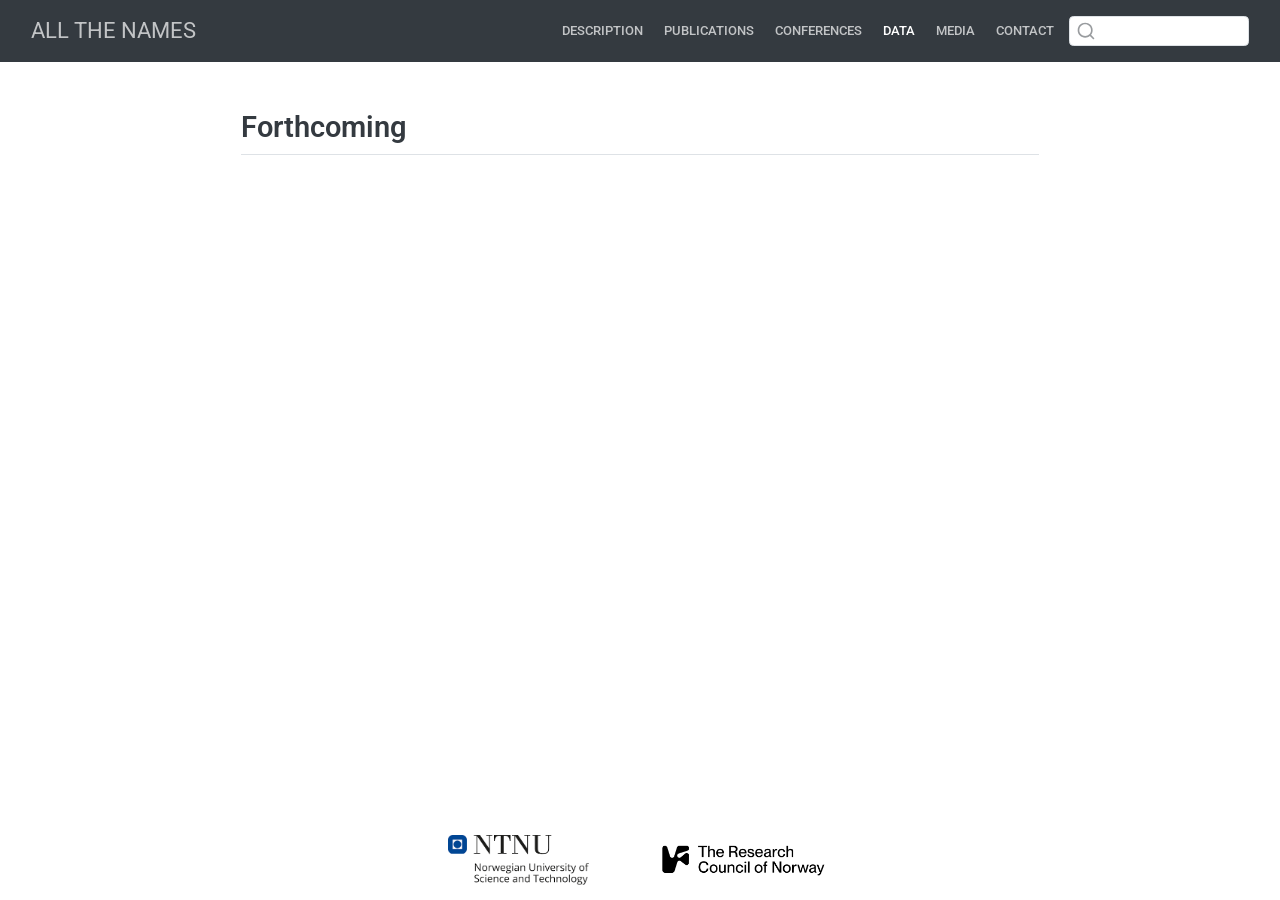
<file: docs/datasets.html>
<!DOCTYPE html>
<html xmlns="http://www.w3.org/1999/xhtml" lang="en" xml:lang="en"><head>

<meta charset="utf-8">
<meta name="generator" content="quarto-1.9.38">

<meta name="viewport" content="width=device-width, initial-scale=1.0, user-scalable=yes">


<title>datasets – ALL THE NAMES</title>
<style>
/* Default styles provided by pandoc.
** See https://pandoc.org/MANUAL.html#variables-for-html for config info.
*/
code{white-space: pre-wrap;}
span.smallcaps{font-variant: small-caps;}
div.columns{display: flex; gap: min(4vw, 1.5em);}
div.column{flex: auto; overflow-x: auto;}
div.hanging-indent{margin-left: 1.5em; text-indent: -1.5em;}
ul.task-list{list-style: none;}
ul.task-list li input[type="checkbox"] {
  width: 0.8em;
  margin: 0 0.8em 0.2em -1em; /* quarto-specific, see https://github.com/quarto-dev/quarto-cli/issues/4556 */ 
  vertical-align: middle;
}
</style>


<script src="site_libs/quarto-nav/quarto-nav.js"></script>
<script src="site_libs/clipboard/clipboard.min.js"></script>
<script src="site_libs/quarto-search/autocomplete.umd.js"></script>
<script src="site_libs/quarto-search/fuse.min.js"></script>
<script src="site_libs/quarto-search/quarto-search.js"></script>
<meta name="quarto:offset" content="./">
<link href="./img/favicon_dark.png" rel="icon" type="image/png">
<script src="site_libs/quarto-html/quarto.js" type="module"></script>
<script src="site_libs/quarto-html/tabsets/tabsets.js" type="module"></script>
<script src="site_libs/quarto-html/popper.min.js"></script>
<script src="site_libs/quarto-html/tippy.umd.min.js"></script>
<script src="site_libs/quarto-html/anchor.min.js"></script>
<link href="site_libs/quarto-html/tippy.css" rel="stylesheet">
<link href="site_libs/quarto-html/quarto-syntax-highlighting-15634bcf2e68342d4ad2dfa704d543f6.css" rel="stylesheet" id="quarto-text-highlighting-styles">
<script src="site_libs/bootstrap/bootstrap.min.js"></script>
<link href="site_libs/bootstrap/bootstrap-icons.css" rel="stylesheet">
<link href="site_libs/bootstrap/bootstrap-22d8186fbeea310447856937bac9daad.min.css" rel="stylesheet" append-hash="true" id="quarto-bootstrap" data-mode="light">
<script id="quarto-search-options" type="application/json">{
  "location": "navbar",
  "copy-button": false,
  "collapse-after": 3,
  "panel-placement": "end",
  "type": "textbox",
  "limit": 50,
  "keyboard-shortcut": [
    "f",
    "/",
    "s"
  ],
  "language": {
    "search-no-results-text": "No results",
    "search-matching-documents-text": "matching documents",
    "search-copy-link-title": "Copy link to search",
    "search-hide-matches-text": "Hide additional matches",
    "search-more-match-text": "more match in this document",
    "search-more-matches-text": "more matches in this document",
    "search-clear-button-title": "Clear",
    "search-text-placeholder": "",
    "search-detached-cancel-button-title": "Cancel",
    "search-submit-button-title": "Submit",
    "search-label": "Search"
  }
}</script>


<link rel="stylesheet" href="styles.css">
</head>

<body class="nav-fixed fullcontent quarto-light">

<div id="quarto-search-results"></div>
  <header id="quarto-header" class="headroom fixed-top">
    <nav class="navbar navbar-expand-lg " data-bs-theme="dark">
      <div class="navbar-container container-fluid">
      <div class="navbar-brand-container mx-auto">
    <a class="navbar-brand" href="./index.html">
    <span class="navbar-title">ALL THE NAMES</span>
    </a>
  </div>
            <div id="quarto-search" class="" title="Search"></div>
          <button class="navbar-toggler" type="button" data-bs-toggle="collapse" data-bs-target="#navbarCollapse" aria-controls="navbarCollapse" role="menu" aria-expanded="false" aria-label="Toggle navigation" onclick="if (window.quartoToggleHeadroom) { window.quartoToggleHeadroom(); }">
  <span class="navbar-toggler-icon"></span>
</button>
          <div class="collapse navbar-collapse" id="navbarCollapse">
            <ul class="navbar-nav navbar-nav-scroll ms-auto">
  <li class="nav-item">
    <a class="nav-link" href="./description.html"> 
<span class="menu-text">Description</span></a>
  </li>  
  <li class="nav-item">
    <a class="nav-link" href="./publications.html"> 
<span class="menu-text">Publications</span></a>
  </li>  
  <li class="nav-item">
    <a class="nav-link" href="./conferences.html"> 
<span class="menu-text">Conferences</span></a>
  </li>  
  <li class="nav-item">
    <a class="nav-link active" href="./datasets.html" aria-current="page"> 
<span class="menu-text">Data</span></a>
  </li>  
  <li class="nav-item">
    <a class="nav-link" href="./media.html"> 
<span class="menu-text">Media</span></a>
  </li>  
  <li class="nav-item">
    <a class="nav-link" href="./members.html"> 
<span class="menu-text">Contact</span></a>
  </li>  
</ul>
          </div> <!-- /navcollapse -->
            <div class="quarto-navbar-tools">
</div>
      </div> <!-- /container-fluid -->
    </nav>
</header>
<!-- content -->
<div id="quarto-content" class="quarto-container page-columns page-rows-contents page-layout-article page-navbar">
<!-- sidebar -->
<!-- margin-sidebar -->
    
<!-- main -->
<main class="content" id="quarto-document-content"><header id="title-block-header" class="quarto-title-block"></header>




<section id="forthcoming" class="level2">
<h2 class="anchored" data-anchor-id="forthcoming">Forthcoming</h2>


</section>

</main> <!-- /main -->
<script id="quarto-html-after-body" type="application/javascript">
  window.document.addEventListener("DOMContentLoaded", function (event) {
    const icon = "";
    const anchorJS = new window.AnchorJS();
    anchorJS.options = {
      placement: 'right',
      icon: icon
    };
    anchorJS.add('.anchored');
    const isCodeAnnotation = (el) => {
      for (const clz of el.classList) {
        if (clz.startsWith('code-annotation-')) {                     
          return true;
        }
      }
      return false;
    }
    const onCopySuccess = function(e) {
      // button target
      const button = e.trigger;
      // don't keep focus
      button.blur();
      // flash "checked"
      button.classList.add('code-copy-button-checked');
      var currentTitle = button.getAttribute("title");
      button.setAttribute("title", "Copied!");
      let tooltip;
      if (window.bootstrap) {
        button.setAttribute("data-bs-toggle", "tooltip");
        button.setAttribute("data-bs-placement", "left");
        button.setAttribute("data-bs-title", "Copied!");
        tooltip = new bootstrap.Tooltip(button, 
          { trigger: "manual", 
            customClass: "code-copy-button-tooltip",
            offset: [0, -8]});
        tooltip.show();    
      }
      setTimeout(function() {
        if (tooltip) {
          tooltip.hide();
          button.removeAttribute("data-bs-title");
          button.removeAttribute("data-bs-toggle");
          button.removeAttribute("data-bs-placement");
        }
        button.setAttribute("title", currentTitle);
        button.classList.remove('code-copy-button-checked');
      }, 1000);
      // clear code selection
      e.clearSelection();
    }
    const getTextToCopy = function(trigger) {
      const outerScaffold = trigger.parentElement.cloneNode(true);
      const codeEl = outerScaffold.querySelector('code');
      for (const childEl of codeEl.children) {
        if (isCodeAnnotation(childEl)) {
          childEl.remove();
        }
      }
      return codeEl.innerText;
    }
    const clipboard = new window.ClipboardJS('.code-copy-button:not([data-in-quarto-modal])', {
      text: getTextToCopy
    });
    clipboard.on('success', onCopySuccess);
    if (window.document.getElementById('quarto-embedded-source-code-modal')) {
      const clipboardModal = new window.ClipboardJS('.code-copy-button[data-in-quarto-modal]', {
        text: getTextToCopy,
        container: window.document.getElementById('quarto-embedded-source-code-modal')
      });
      clipboardModal.on('success', onCopySuccess);
    }
      var localhostRegex = new RegExp(/^(?:http|https):\/\/localhost\:?[0-9]*\//);
      var mailtoRegex = new RegExp(/^mailto:/);
        var filterRegex = new RegExp('/' + window.location.host + '/');
      var isInternal = (href) => {
          return filterRegex.test(href) || localhostRegex.test(href) || mailtoRegex.test(href);
      }
      // Inspect non-navigation links and adorn them if external
     var links = window.document.querySelectorAll('a[href]:not(.nav-link):not(.navbar-brand):not(.toc-action):not(.sidebar-link):not(.sidebar-item-toggle):not(.pagination-link):not(.no-external):not([aria-hidden]):not(.dropdown-item):not(.quarto-navigation-tool):not(.about-link)');
      for (var i=0; i<links.length; i++) {
        const link = links[i];
        if (!isInternal(link.href)) {
          // undo the damage that might have been done by quarto-nav.js in the case of
          // links that we want to consider external
          if (link.dataset.originalHref !== undefined) {
            link.href = link.dataset.originalHref;
          }
            // target, if specified
            link.setAttribute("target", "_blank");
            if (link.getAttribute("rel") === null) {
              link.setAttribute("rel", "noopener");
            }
        }
      }
    function tippyHover(el, contentFn, onTriggerFn, onUntriggerFn) {
      const config = {
        allowHTML: true,
        maxWidth: 500,
        delay: 100,
        arrow: false,
        appendTo: function(el) {
            return el.parentElement;
        },
        interactive: true,
        interactiveBorder: 10,
        theme: 'quarto',
        placement: 'bottom-start',
      };
      if (contentFn) {
        config.content = contentFn;
      }
      if (onTriggerFn) {
        config.onTrigger = onTriggerFn;
      }
      if (onUntriggerFn) {
        config.onUntrigger = onUntriggerFn;
      }
      window.tippy(el, config); 
    }
    const noterefs = window.document.querySelectorAll('a[role="doc-noteref"]');
    for (var i=0; i<noterefs.length; i++) {
      const ref = noterefs[i];
      tippyHover(ref, function() {
        // use id or data attribute instead here
        let href = ref.getAttribute('data-footnote-href') || ref.getAttribute('href');
        try { href = new URL(href).hash; } catch {}
        const id = href.replace(/^#\/?/, "");
        const note = window.document.getElementById(id);
        if (note) {
          return note.innerHTML;
        } else {
          return "";
        }
      });
    }
    const xrefs = window.document.querySelectorAll('a.quarto-xref');
    const processXRef = (id, note) => {
      // Strip column container classes
      const stripColumnClz = (el) => {
        el.classList.remove("page-full", "page-columns");
        if (el.children) {
          for (const child of el.children) {
            stripColumnClz(child);
          }
        }
      }
      stripColumnClz(note)
      if (id === null || id.startsWith('sec-')) {
        // Special case sections, only their first couple elements
        const container = document.createElement("div");
        if (note.children && note.children.length > 2) {
          container.appendChild(note.children[0].cloneNode(true));
          for (let i = 1; i < note.children.length; i++) {
            const child = note.children[i];
            if (child.tagName === "P" && child.innerText === "") {
              continue;
            } else {
              container.appendChild(child.cloneNode(true));
              break;
            }
          }
          if (window.Quarto?.typesetMath) {
            window.Quarto.typesetMath(container);
          }
          return container.innerHTML
        } else {
          if (window.Quarto?.typesetMath) {
            window.Quarto.typesetMath(note);
          }
          return note.innerHTML;
        }
      } else {
        // Remove any anchor links if they are present
        const anchorLink = note.querySelector('a.anchorjs-link');
        if (anchorLink) {
          anchorLink.remove();
        }
        if (window.Quarto?.typesetMath) {
          window.Quarto.typesetMath(note);
        }
        if (note.classList.contains("callout")) {
          return note.outerHTML;
        } else {
          return note.innerHTML;
        }
      }
    }
    for (var i=0; i<xrefs.length; i++) {
      const xref = xrefs[i];
      tippyHover(xref, undefined, function(instance) {
        instance.disable();
        let url = xref.getAttribute('href');
        let hash = undefined; 
        if (url.startsWith('#')) {
          hash = url;
        } else {
          try { hash = new URL(url).hash; } catch {}
        }
        if (hash) {
          const id = hash.replace(/^#\/?/, "");
          const note = window.document.getElementById(id);
          if (note !== null) {
            try {
              const html = processXRef(id, note.cloneNode(true));
              instance.setContent(html);
            } finally {
              instance.enable();
              instance.show();
            }
          } else {
            // See if we can fetch this
            fetch(url.split('#')[0])
            .then(res => res.text())
            .then(html => {
              const parser = new DOMParser();
              const htmlDoc = parser.parseFromString(html, "text/html");
              const note = htmlDoc.getElementById(id);
              if (note !== null) {
                const html = processXRef(id, note);
                instance.setContent(html);
              } 
            }).finally(() => {
              instance.enable();
              instance.show();
            });
          }
        } else {
          // See if we can fetch a full url (with no hash to target)
          // This is a special case and we should probably do some content thinning / targeting
          fetch(url)
          .then(res => res.text())
          .then(html => {
            const parser = new DOMParser();
            const htmlDoc = parser.parseFromString(html, "text/html");
            const note = htmlDoc.querySelector('main.content');
            if (note !== null) {
              // This should only happen for chapter cross references
              // (since there is no id in the URL)
              // remove the first header
              if (note.children.length > 0 && note.children[0].tagName === "HEADER") {
                note.children[0].remove();
              }
              const html = processXRef(null, note);
              instance.setContent(html);
            } 
          }).finally(() => {
            instance.enable();
            instance.show();
          });
        }
      }, function(instance) {
      });
    }
        let selectedAnnoteEl;
        const selectorForAnnotation = ( cell, annotation) => {
          let cellAttr = 'data-code-cell="' + cell + '"';
          let lineAttr = 'data-code-annotation="' +  annotation + '"';
          const selector = 'span[' + cellAttr + '][' + lineAttr + ']';
          return selector;
        }
        const selectCodeLines = (annoteEl) => {
          const doc = window.document;
          const targetCell = annoteEl.getAttribute("data-target-cell");
          const targetAnnotation = annoteEl.getAttribute("data-target-annotation");
          const annoteSpan = window.document.querySelector(selectorForAnnotation(targetCell, targetAnnotation));
          const lines = annoteSpan.getAttribute("data-code-lines").split(",");
          const lineIds = lines.map((line) => {
            return targetCell + "-" + line;
          })
          let top = null;
          let height = null;
          let parent = null;
          if (lineIds.length > 0) {
              //compute the position of the single el (top and bottom and make a div)
              const el = window.document.getElementById(lineIds[0]);
              top = el.offsetTop;
              height = el.offsetHeight;
              parent = el.parentElement.parentElement;
            if (lineIds.length > 1) {
              const lastEl = window.document.getElementById(lineIds[lineIds.length - 1]);
              const bottom = lastEl.offsetTop + lastEl.offsetHeight;
              height = bottom - top;
            }
            if (top !== null && height !== null && parent !== null) {
              // cook up a div (if necessary) and position it 
              let div = window.document.getElementById("code-annotation-line-highlight");
              if (div === null) {
                div = window.document.createElement("div");
                div.setAttribute("id", "code-annotation-line-highlight");
                div.style.position = 'absolute';
                parent.appendChild(div);
              }
              div.style.top = top - 2 + "px";
              div.style.height = height + 4 + "px";
              div.style.left = 0;
              let gutterDiv = window.document.getElementById("code-annotation-line-highlight-gutter");
              if (gutterDiv === null) {
                gutterDiv = window.document.createElement("div");
                gutterDiv.setAttribute("id", "code-annotation-line-highlight-gutter");
                gutterDiv.style.position = 'absolute';
                const codeCell = window.document.getElementById(targetCell);
                const gutter = codeCell.querySelector('.code-annotation-gutter');
                gutter.appendChild(gutterDiv);
              }
              gutterDiv.style.top = top - 2 + "px";
              gutterDiv.style.height = height + 4 + "px";
            }
            selectedAnnoteEl = annoteEl;
          }
        };
        const unselectCodeLines = () => {
          const elementsIds = ["code-annotation-line-highlight", "code-annotation-line-highlight-gutter"];
          elementsIds.forEach((elId) => {
            const div = window.document.getElementById(elId);
            if (div) {
              div.remove();
            }
          });
          selectedAnnoteEl = undefined;
        };
          // Handle positioning of the toggle
      window.addEventListener(
        "resize",
        throttle(() => {
          elRect = undefined;
          if (selectedAnnoteEl) {
            selectCodeLines(selectedAnnoteEl);
          }
        }, 10)
      );
      function throttle(fn, ms) {
      let throttle = false;
      let timer;
        return (...args) => {
          if(!throttle) { // first call gets through
              fn.apply(this, args);
              throttle = true;
          } else { // all the others get throttled
              if(timer) clearTimeout(timer); // cancel #2
              timer = setTimeout(() => {
                fn.apply(this, args);
                timer = throttle = false;
              }, ms);
          }
        };
      }
        // Attach click handler to the DT
        const annoteDls = window.document.querySelectorAll('dt[data-target-cell]');
        for (const annoteDlNode of annoteDls) {
          annoteDlNode.addEventListener('click', (event) => {
            const clickedEl = event.target;
            if (clickedEl !== selectedAnnoteEl) {
              unselectCodeLines();
              const activeEl = window.document.querySelector('dt[data-target-cell].code-annotation-active');
              if (activeEl) {
                activeEl.classList.remove('code-annotation-active');
              }
              selectCodeLines(clickedEl);
              clickedEl.classList.add('code-annotation-active');
            } else {
              // Unselect the line
              unselectCodeLines();
              clickedEl.classList.remove('code-annotation-active');
            }
          });
        }
    const findCites = (el) => {
      const parentEl = el.parentElement;
      if (parentEl) {
        const cites = parentEl.dataset.cites;
        if (cites) {
          return {
            el,
            cites: cites.split(' ')
          };
        } else {
          return findCites(el.parentElement)
        }
      } else {
        return undefined;
      }
    };
    var bibliorefs = window.document.querySelectorAll('a[role="doc-biblioref"]');
    for (var i=0; i<bibliorefs.length; i++) {
      const ref = bibliorefs[i];
      const citeInfo = findCites(ref);
      if (citeInfo) {
        tippyHover(citeInfo.el, function() {
          var popup = window.document.createElement('div');
          citeInfo.cites.forEach(function(cite) {
            var citeDiv = window.document.createElement('div');
            citeDiv.classList.add('hanging-indent');
            citeDiv.classList.add('csl-entry');
            var biblioDiv = window.document.getElementById('ref-' + cite);
            if (biblioDiv) {
              citeDiv.innerHTML = biblioDiv.innerHTML;
            }
            popup.appendChild(citeDiv);
          });
          return popup.innerHTML;
        });
      }
    }
  });
  </script>
</div> <!-- /content -->
<footer class="footer">
  <div class="nav-footer">
    <div class="nav-footer-left">
      &nbsp;
    </div>   
    <div class="nav-footer-center">
<div style="display:flex; justify-content:center; align-items:center; gap:60px;">
<img src="./img/ntnu-logo.png" height="50"><img src="./img/rcn-logo.png" height="50">
</div>
</div>
    <div class="nav-footer-right">
      &nbsp;
    </div>
  </div>
</footer>




</body></html>
</file>
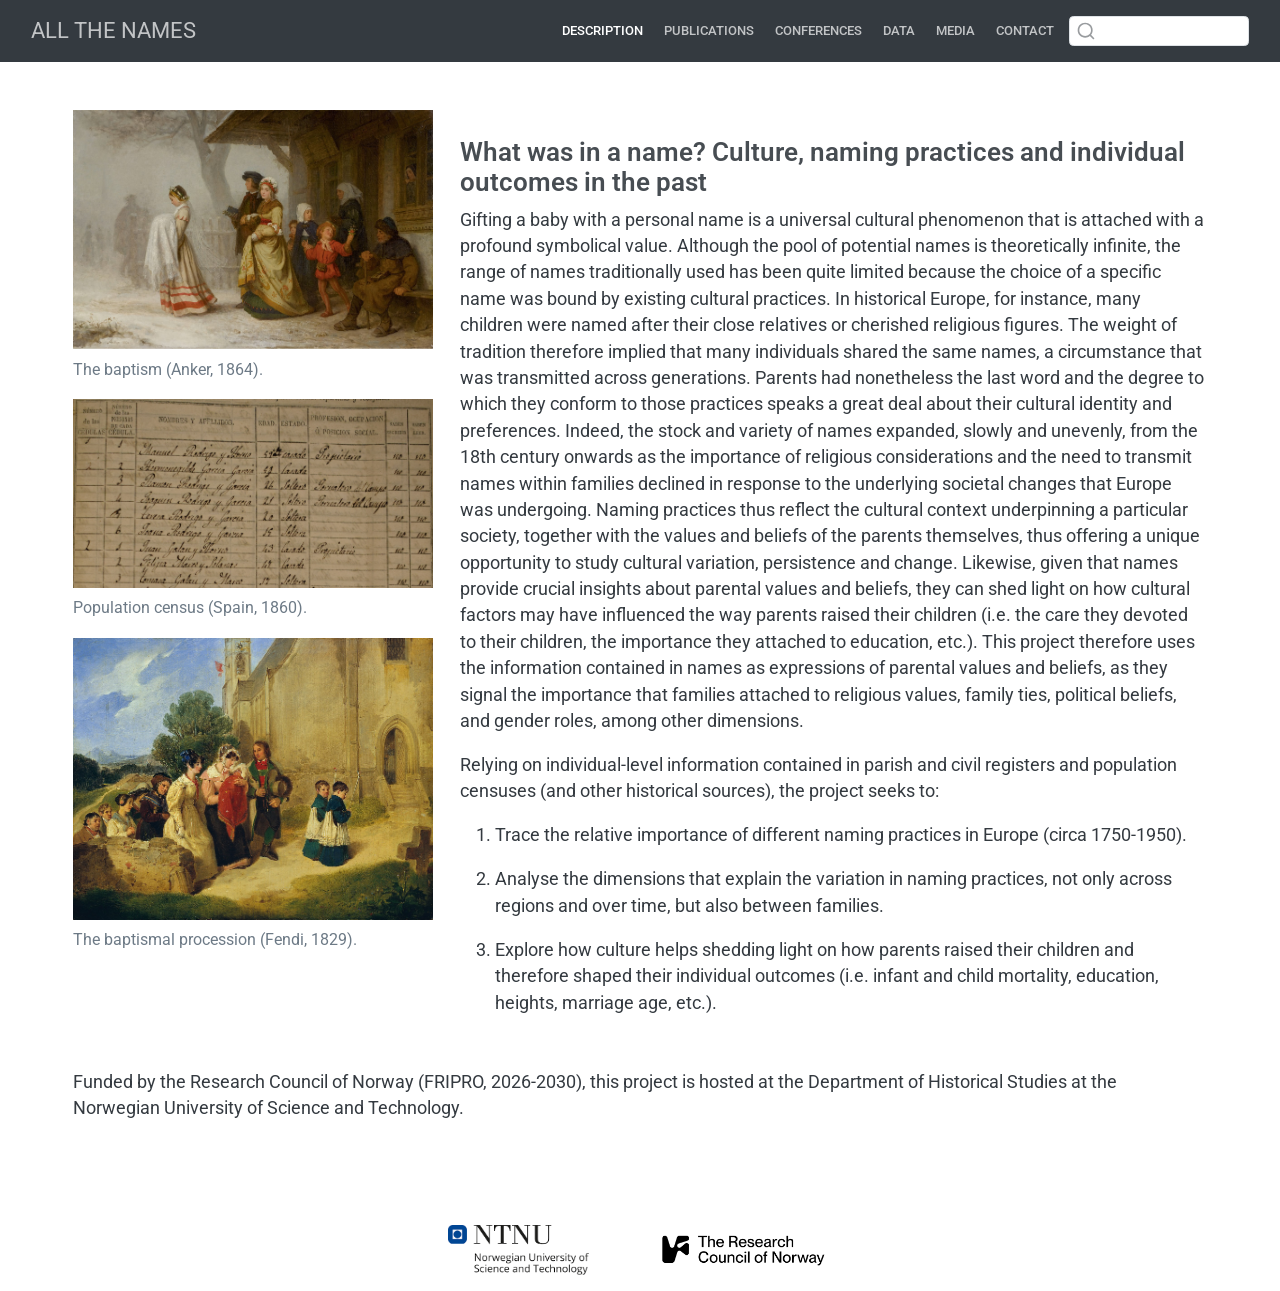
<file: docs/description.html>
<!DOCTYPE html>
<html xmlns="http://www.w3.org/1999/xhtml" lang="en" xml:lang="en"><head>

<meta charset="utf-8">
<meta name="generator" content="quarto-1.9.38">

<meta name="viewport" content="width=device-width, initial-scale=1.0, user-scalable=yes">


<title>description – ALL THE NAMES</title>
<style>
/* Default styles provided by pandoc.
** See https://pandoc.org/MANUAL.html#variables-for-html for config info.
*/
code{white-space: pre-wrap;}
span.smallcaps{font-variant: small-caps;}
div.columns{display: flex; gap: min(4vw, 1.5em);}
div.column{flex: auto; overflow-x: auto;}
div.hanging-indent{margin-left: 1.5em; text-indent: -1.5em;}
ul.task-list{list-style: none;}
ul.task-list li input[type="checkbox"] {
  width: 0.8em;
  margin: 0 0.8em 0.2em -1em; /* quarto-specific, see https://github.com/quarto-dev/quarto-cli/issues/4556 */ 
  vertical-align: middle;
}
</style>


<script src="site_libs/quarto-nav/quarto-nav.js"></script>
<script src="site_libs/clipboard/clipboard.min.js"></script>
<script src="site_libs/quarto-search/autocomplete.umd.js"></script>
<script src="site_libs/quarto-search/fuse.min.js"></script>
<script src="site_libs/quarto-search/quarto-search.js"></script>
<meta name="quarto:offset" content="./">
<link href="./img/favicon_dark.png" rel="icon" type="image/png">
<script src="site_libs/quarto-html/quarto.js" type="module"></script>
<script src="site_libs/quarto-html/tabsets/tabsets.js" type="module"></script>
<script src="site_libs/quarto-html/popper.min.js"></script>
<script src="site_libs/quarto-html/tippy.umd.min.js"></script>
<script src="site_libs/quarto-html/anchor.min.js"></script>
<link href="site_libs/quarto-html/tippy.css" rel="stylesheet">
<link href="site_libs/quarto-html/quarto-syntax-highlighting-15634bcf2e68342d4ad2dfa704d543f6.css" rel="stylesheet" id="quarto-text-highlighting-styles">
<script src="site_libs/bootstrap/bootstrap.min.js"></script>
<link href="site_libs/bootstrap/bootstrap-icons.css" rel="stylesheet">
<link href="site_libs/bootstrap/bootstrap-22d8186fbeea310447856937bac9daad.min.css" rel="stylesheet" append-hash="true" id="quarto-bootstrap" data-mode="light">
<script id="quarto-search-options" type="application/json">{
  "location": "navbar",
  "copy-button": false,
  "collapse-after": 3,
  "panel-placement": "end",
  "type": "textbox",
  "limit": 50,
  "keyboard-shortcut": [
    "f",
    "/",
    "s"
  ],
  "language": {
    "search-no-results-text": "No results",
    "search-matching-documents-text": "matching documents",
    "search-copy-link-title": "Copy link to search",
    "search-hide-matches-text": "Hide additional matches",
    "search-more-match-text": "more match in this document",
    "search-more-matches-text": "more matches in this document",
    "search-clear-button-title": "Clear",
    "search-text-placeholder": "",
    "search-detached-cancel-button-title": "Cancel",
    "search-submit-button-title": "Submit",
    "search-label": "Search"
  }
}</script>


<link rel="stylesheet" href="styles.css">
</head>

<body class="nav-fixed quarto-light">

<div id="quarto-search-results"></div>
  <header id="quarto-header" class="headroom fixed-top">
    <nav class="navbar navbar-expand-lg " data-bs-theme="dark">
      <div class="navbar-container container-fluid">
      <div class="navbar-brand-container mx-auto">
    <a class="navbar-brand" href="./index.html">
    <span class="navbar-title">ALL THE NAMES</span>
    </a>
  </div>
            <div id="quarto-search" class="" title="Search"></div>
          <button class="navbar-toggler" type="button" data-bs-toggle="collapse" data-bs-target="#navbarCollapse" aria-controls="navbarCollapse" role="menu" aria-expanded="false" aria-label="Toggle navigation" onclick="if (window.quartoToggleHeadroom) { window.quartoToggleHeadroom(); }">
  <span class="navbar-toggler-icon"></span>
</button>
          <div class="collapse navbar-collapse" id="navbarCollapse">
            <ul class="navbar-nav navbar-nav-scroll ms-auto">
  <li class="nav-item">
    <a class="nav-link active" href="./description.html" aria-current="page"> 
<span class="menu-text">Description</span></a>
  </li>  
  <li class="nav-item">
    <a class="nav-link" href="./publications.html"> 
<span class="menu-text">Publications</span></a>
  </li>  
  <li class="nav-item">
    <a class="nav-link" href="./conferences.html"> 
<span class="menu-text">Conferences</span></a>
  </li>  
  <li class="nav-item">
    <a class="nav-link" href="./datasets.html"> 
<span class="menu-text">Data</span></a>
  </li>  
  <li class="nav-item">
    <a class="nav-link" href="./media.html"> 
<span class="menu-text">Media</span></a>
  </li>  
  <li class="nav-item">
    <a class="nav-link" href="./members.html"> 
<span class="menu-text">Contact</span></a>
  </li>  
</ul>
          </div> <!-- /navcollapse -->
            <div class="quarto-navbar-tools">
</div>
      </div> <!-- /container-fluid -->
    </nav>
</header>
<!-- content -->
<div id="quarto-content" class="quarto-container page-columns page-rows-contents page-layout-full page-navbar">
<!-- sidebar -->
<!-- margin-sidebar -->
    
<!-- main -->
<main class="content column-page" id="quarto-document-content"><header id="title-block-header" class="quarto-title-block"></header>




<div class="grid">
<div class="g-col-4">
<div class="quarto-figure quarto-figure-center">
<figure class="figure">
<p><img src="img/baptism-anker-1864.jpg" class="img-fluid figure-img"></p>
<figcaption>The baptism (Anker, 1864).</figcaption>
</figure>
</div>
<div class="quarto-figure quarto-figure-center">
<figure class="figure">
<p><img src="img/censo-1860-cropped.jpg" class="img-fluid figure-img"></p>
<figcaption>Population census (Spain, 1860).</figcaption>
</figure>
</div>
<div class="quarto-figure quarto-figure-center">
<figure class="figure">
<p><img src="img/baptism-fendi-1829.jpg" class="img-fluid figure-img"></p>
<figcaption>The baptismal procession (Fendi, 1829).</figcaption>
</figure>
</div>
</div>
<section id="what-was-in-a-name-culture-naming-practices-and-individual-outcomes-in-the-past" class="level3 g-col-8">
<h3 class="anchored" data-anchor-id="what-was-in-a-name-culture-naming-practices-and-individual-outcomes-in-the-past">What was in a name? Culture, naming practices and individual outcomes in the past</h3>
<p>Gifting a baby with a personal name is a universal cultural phenomenon that is attached with a profound symbolical value. Although the pool of potential names is theoretically infinite, the range of names traditionally used has been quite limited because the choice of a specific name was bound by existing cultural practices. In historical Europe, for instance, many children were named after their close relatives or cherished religious figures. The weight of tradition therefore implied that many individuals shared the same names, a circumstance that was transmitted across generations. Parents had nonetheless the last word and the degree to which they conform to those practices speaks a great deal about their cultural identity and preferences. Indeed, the stock and variety of names expanded, slowly and unevenly, from the 18th century onwards as the importance of religious considerations and the need to transmit names within families declined in response to the underlying societal changes that Europe was undergoing. Naming practices thus reflect the cultural context underpinning a particular society, together with the values and beliefs of the parents themselves, thus offering a unique opportunity to study cultural variation, persistence and change. Likewise, given that names provide crucial insights about parental values and beliefs, they can shed light on how cultural factors may have influenced the way parents raised their children (i.e.&nbsp;the care they devoted to their children, the importance they attached to education, etc.). This project therefore uses the information contained in names as expressions of parental values and beliefs, as they signal the importance that families attached to religious values, family ties, political beliefs, and gender roles, among other dimensions.</p>
<p>Relying on individual-level information contained in parish and civil registers and population censuses (and other historical sources), the project seeks to:</p>
<ol type="1">
<li><p>Trace the relative importance of different naming practices in Europe (circa 1750-1950).</p></li>
<li><p>Analyse the dimensions that explain the variation in naming practices, not only across regions and over time, but also between families.</p></li>
<li><p>Explore how culture helps shedding light on how parents raised their children and therefore shaped their individual outcomes (i.e.&nbsp;infant and child mortality, education, heights, marriage age, etc.).</p></li>
</ol>
</section>
</div>
<div class="grid">
<div class="g-col-12">
<div style="margin-bottom: 2em;">

</div>
<p>Funded by the Research Council of Norway (FRIPRO, 2026-2030), this project is hosted at the Department of Historical Studies at the Norwegian University of Science and Technology.</p>
</div>
<!-- Notes: 
1. Peasant family of the Sarthe area at a baptism, late 19th century by French Photographer ([source](https://www.meisterdrucke.us/fine-art-prints/French-Photographer/325986/Peasant-family-of-the-Sarthe-area-at-a-baptism,-late-19th-century.html)).
2. Féliz de Vigne (1862). A Baptism in Flanders in the 18th Century (study; [source](https://www.mskgent.be/en/collection/1904-ee)).
3. Albert Anker (1864), The baptism ([source](https://commons.wikimedia.org/wiki/File:Albert_Anker_-_Die_Taufe_(1864).jpg)).
4. Peter Fendi (1829), The baptismal procession ([source](https://commons.wikimedia.org/wiki/File:Peter_Fendi_-_Der_Taufgang_-_2090_-_Kunsthistorisches_Museum.jpg)) -->


</div>

</main> <!-- /main -->
<script id="quarto-html-after-body" type="application/javascript">
  window.document.addEventListener("DOMContentLoaded", function (event) {
    const icon = "";
    const anchorJS = new window.AnchorJS();
    anchorJS.options = {
      placement: 'right',
      icon: icon
    };
    anchorJS.add('.anchored');
    const isCodeAnnotation = (el) => {
      for (const clz of el.classList) {
        if (clz.startsWith('code-annotation-')) {                     
          return true;
        }
      }
      return false;
    }
    const onCopySuccess = function(e) {
      // button target
      const button = e.trigger;
      // don't keep focus
      button.blur();
      // flash "checked"
      button.classList.add('code-copy-button-checked');
      var currentTitle = button.getAttribute("title");
      button.setAttribute("title", "Copied!");
      let tooltip;
      if (window.bootstrap) {
        button.setAttribute("data-bs-toggle", "tooltip");
        button.setAttribute("data-bs-placement", "left");
        button.setAttribute("data-bs-title", "Copied!");
        tooltip = new bootstrap.Tooltip(button, 
          { trigger: "manual", 
            customClass: "code-copy-button-tooltip",
            offset: [0, -8]});
        tooltip.show();    
      }
      setTimeout(function() {
        if (tooltip) {
          tooltip.hide();
          button.removeAttribute("data-bs-title");
          button.removeAttribute("data-bs-toggle");
          button.removeAttribute("data-bs-placement");
        }
        button.setAttribute("title", currentTitle);
        button.classList.remove('code-copy-button-checked');
      }, 1000);
      // clear code selection
      e.clearSelection();
    }
    const getTextToCopy = function(trigger) {
      const outerScaffold = trigger.parentElement.cloneNode(true);
      const codeEl = outerScaffold.querySelector('code');
      for (const childEl of codeEl.children) {
        if (isCodeAnnotation(childEl)) {
          childEl.remove();
        }
      }
      return codeEl.innerText;
    }
    const clipboard = new window.ClipboardJS('.code-copy-button:not([data-in-quarto-modal])', {
      text: getTextToCopy
    });
    clipboard.on('success', onCopySuccess);
    if (window.document.getElementById('quarto-embedded-source-code-modal')) {
      const clipboardModal = new window.ClipboardJS('.code-copy-button[data-in-quarto-modal]', {
        text: getTextToCopy,
        container: window.document.getElementById('quarto-embedded-source-code-modal')
      });
      clipboardModal.on('success', onCopySuccess);
    }
      var localhostRegex = new RegExp(/^(?:http|https):\/\/localhost\:?[0-9]*\//);
      var mailtoRegex = new RegExp(/^mailto:/);
        var filterRegex = new RegExp('/' + window.location.host + '/');
      var isInternal = (href) => {
          return filterRegex.test(href) || localhostRegex.test(href) || mailtoRegex.test(href);
      }
      // Inspect non-navigation links and adorn them if external
     var links = window.document.querySelectorAll('a[href]:not(.nav-link):not(.navbar-brand):not(.toc-action):not(.sidebar-link):not(.sidebar-item-toggle):not(.pagination-link):not(.no-external):not([aria-hidden]):not(.dropdown-item):not(.quarto-navigation-tool):not(.about-link)');
      for (var i=0; i<links.length; i++) {
        const link = links[i];
        if (!isInternal(link.href)) {
          // undo the damage that might have been done by quarto-nav.js in the case of
          // links that we want to consider external
          if (link.dataset.originalHref !== undefined) {
            link.href = link.dataset.originalHref;
          }
            // target, if specified
            link.setAttribute("target", "_blank");
            if (link.getAttribute("rel") === null) {
              link.setAttribute("rel", "noopener");
            }
        }
      }
    function tippyHover(el, contentFn, onTriggerFn, onUntriggerFn) {
      const config = {
        allowHTML: true,
        maxWidth: 500,
        delay: 100,
        arrow: false,
        appendTo: function(el) {
            return el.parentElement;
        },
        interactive: true,
        interactiveBorder: 10,
        theme: 'quarto',
        placement: 'bottom-start',
      };
      if (contentFn) {
        config.content = contentFn;
      }
      if (onTriggerFn) {
        config.onTrigger = onTriggerFn;
      }
      if (onUntriggerFn) {
        config.onUntrigger = onUntriggerFn;
      }
      window.tippy(el, config); 
    }
    const noterefs = window.document.querySelectorAll('a[role="doc-noteref"]');
    for (var i=0; i<noterefs.length; i++) {
      const ref = noterefs[i];
      tippyHover(ref, function() {
        // use id or data attribute instead here
        let href = ref.getAttribute('data-footnote-href') || ref.getAttribute('href');
        try { href = new URL(href).hash; } catch {}
        const id = href.replace(/^#\/?/, "");
        const note = window.document.getElementById(id);
        if (note) {
          return note.innerHTML;
        } else {
          return "";
        }
      });
    }
    const xrefs = window.document.querySelectorAll('a.quarto-xref');
    const processXRef = (id, note) => {
      // Strip column container classes
      const stripColumnClz = (el) => {
        el.classList.remove("page-full", "page-columns");
        if (el.children) {
          for (const child of el.children) {
            stripColumnClz(child);
          }
        }
      }
      stripColumnClz(note)
      if (id === null || id.startsWith('sec-')) {
        // Special case sections, only their first couple elements
        const container = document.createElement("div");
        if (note.children && note.children.length > 2) {
          container.appendChild(note.children[0].cloneNode(true));
          for (let i = 1; i < note.children.length; i++) {
            const child = note.children[i];
            if (child.tagName === "P" && child.innerText === "") {
              continue;
            } else {
              container.appendChild(child.cloneNode(true));
              break;
            }
          }
          if (window.Quarto?.typesetMath) {
            window.Quarto.typesetMath(container);
          }
          return container.innerHTML
        } else {
          if (window.Quarto?.typesetMath) {
            window.Quarto.typesetMath(note);
          }
          return note.innerHTML;
        }
      } else {
        // Remove any anchor links if they are present
        const anchorLink = note.querySelector('a.anchorjs-link');
        if (anchorLink) {
          anchorLink.remove();
        }
        if (window.Quarto?.typesetMath) {
          window.Quarto.typesetMath(note);
        }
        if (note.classList.contains("callout")) {
          return note.outerHTML;
        } else {
          return note.innerHTML;
        }
      }
    }
    for (var i=0; i<xrefs.length; i++) {
      const xref = xrefs[i];
      tippyHover(xref, undefined, function(instance) {
        instance.disable();
        let url = xref.getAttribute('href');
        let hash = undefined; 
        if (url.startsWith('#')) {
          hash = url;
        } else {
          try { hash = new URL(url).hash; } catch {}
        }
        if (hash) {
          const id = hash.replace(/^#\/?/, "");
          const note = window.document.getElementById(id);
          if (note !== null) {
            try {
              const html = processXRef(id, note.cloneNode(true));
              instance.setContent(html);
            } finally {
              instance.enable();
              instance.show();
            }
          } else {
            // See if we can fetch this
            fetch(url.split('#')[0])
            .then(res => res.text())
            .then(html => {
              const parser = new DOMParser();
              const htmlDoc = parser.parseFromString(html, "text/html");
              const note = htmlDoc.getElementById(id);
              if (note !== null) {
                const html = processXRef(id, note);
                instance.setContent(html);
              } 
            }).finally(() => {
              instance.enable();
              instance.show();
            });
          }
        } else {
          // See if we can fetch a full url (with no hash to target)
          // This is a special case and we should probably do some content thinning / targeting
          fetch(url)
          .then(res => res.text())
          .then(html => {
            const parser = new DOMParser();
            const htmlDoc = parser.parseFromString(html, "text/html");
            const note = htmlDoc.querySelector('main.content');
            if (note !== null) {
              // This should only happen for chapter cross references
              // (since there is no id in the URL)
              // remove the first header
              if (note.children.length > 0 && note.children[0].tagName === "HEADER") {
                note.children[0].remove();
              }
              const html = processXRef(null, note);
              instance.setContent(html);
            } 
          }).finally(() => {
            instance.enable();
            instance.show();
          });
        }
      }, function(instance) {
      });
    }
        let selectedAnnoteEl;
        const selectorForAnnotation = ( cell, annotation) => {
          let cellAttr = 'data-code-cell="' + cell + '"';
          let lineAttr = 'data-code-annotation="' +  annotation + '"';
          const selector = 'span[' + cellAttr + '][' + lineAttr + ']';
          return selector;
        }
        const selectCodeLines = (annoteEl) => {
          const doc = window.document;
          const targetCell = annoteEl.getAttribute("data-target-cell");
          const targetAnnotation = annoteEl.getAttribute("data-target-annotation");
          const annoteSpan = window.document.querySelector(selectorForAnnotation(targetCell, targetAnnotation));
          const lines = annoteSpan.getAttribute("data-code-lines").split(",");
          const lineIds = lines.map((line) => {
            return targetCell + "-" + line;
          })
          let top = null;
          let height = null;
          let parent = null;
          if (lineIds.length > 0) {
              //compute the position of the single el (top and bottom and make a div)
              const el = window.document.getElementById(lineIds[0]);
              top = el.offsetTop;
              height = el.offsetHeight;
              parent = el.parentElement.parentElement;
            if (lineIds.length > 1) {
              const lastEl = window.document.getElementById(lineIds[lineIds.length - 1]);
              const bottom = lastEl.offsetTop + lastEl.offsetHeight;
              height = bottom - top;
            }
            if (top !== null && height !== null && parent !== null) {
              // cook up a div (if necessary) and position it 
              let div = window.document.getElementById("code-annotation-line-highlight");
              if (div === null) {
                div = window.document.createElement("div");
                div.setAttribute("id", "code-annotation-line-highlight");
                div.style.position = 'absolute';
                parent.appendChild(div);
              }
              div.style.top = top - 2 + "px";
              div.style.height = height + 4 + "px";
              div.style.left = 0;
              let gutterDiv = window.document.getElementById("code-annotation-line-highlight-gutter");
              if (gutterDiv === null) {
                gutterDiv = window.document.createElement("div");
                gutterDiv.setAttribute("id", "code-annotation-line-highlight-gutter");
                gutterDiv.style.position = 'absolute';
                const codeCell = window.document.getElementById(targetCell);
                const gutter = codeCell.querySelector('.code-annotation-gutter');
                gutter.appendChild(gutterDiv);
              }
              gutterDiv.style.top = top - 2 + "px";
              gutterDiv.style.height = height + 4 + "px";
            }
            selectedAnnoteEl = annoteEl;
          }
        };
        const unselectCodeLines = () => {
          const elementsIds = ["code-annotation-line-highlight", "code-annotation-line-highlight-gutter"];
          elementsIds.forEach((elId) => {
            const div = window.document.getElementById(elId);
            if (div) {
              div.remove();
            }
          });
          selectedAnnoteEl = undefined;
        };
          // Handle positioning of the toggle
      window.addEventListener(
        "resize",
        throttle(() => {
          elRect = undefined;
          if (selectedAnnoteEl) {
            selectCodeLines(selectedAnnoteEl);
          }
        }, 10)
      );
      function throttle(fn, ms) {
      let throttle = false;
      let timer;
        return (...args) => {
          if(!throttle) { // first call gets through
              fn.apply(this, args);
              throttle = true;
          } else { // all the others get throttled
              if(timer) clearTimeout(timer); // cancel #2
              timer = setTimeout(() => {
                fn.apply(this, args);
                timer = throttle = false;
              }, ms);
          }
        };
      }
        // Attach click handler to the DT
        const annoteDls = window.document.querySelectorAll('dt[data-target-cell]');
        for (const annoteDlNode of annoteDls) {
          annoteDlNode.addEventListener('click', (event) => {
            const clickedEl = event.target;
            if (clickedEl !== selectedAnnoteEl) {
              unselectCodeLines();
              const activeEl = window.document.querySelector('dt[data-target-cell].code-annotation-active');
              if (activeEl) {
                activeEl.classList.remove('code-annotation-active');
              }
              selectCodeLines(clickedEl);
              clickedEl.classList.add('code-annotation-active');
            } else {
              // Unselect the line
              unselectCodeLines();
              clickedEl.classList.remove('code-annotation-active');
            }
          });
        }
    const findCites = (el) => {
      const parentEl = el.parentElement;
      if (parentEl) {
        const cites = parentEl.dataset.cites;
        if (cites) {
          return {
            el,
            cites: cites.split(' ')
          };
        } else {
          return findCites(el.parentElement)
        }
      } else {
        return undefined;
      }
    };
    var bibliorefs = window.document.querySelectorAll('a[role="doc-biblioref"]');
    for (var i=0; i<bibliorefs.length; i++) {
      const ref = bibliorefs[i];
      const citeInfo = findCites(ref);
      if (citeInfo) {
        tippyHover(citeInfo.el, function() {
          var popup = window.document.createElement('div');
          citeInfo.cites.forEach(function(cite) {
            var citeDiv = window.document.createElement('div');
            citeDiv.classList.add('hanging-indent');
            citeDiv.classList.add('csl-entry');
            var biblioDiv = window.document.getElementById('ref-' + cite);
            if (biblioDiv) {
              citeDiv.innerHTML = biblioDiv.innerHTML;
            }
            popup.appendChild(citeDiv);
          });
          return popup.innerHTML;
        });
      }
    }
  });
  </script>
</div> <!-- /content -->
<footer class="footer">
  <div class="nav-footer">
    <div class="nav-footer-left">
      &nbsp;
    </div>   
    <div class="nav-footer-center">
<div style="display:flex; justify-content:center; align-items:center; gap:60px;">
<img src="./img/ntnu-logo.png" height="50"><img src="./img/rcn-logo.png" height="50">
</div>
</div>
    <div class="nav-footer-right">
      &nbsp;
    </div>
  </div>
</footer>




</body></html>
</file>
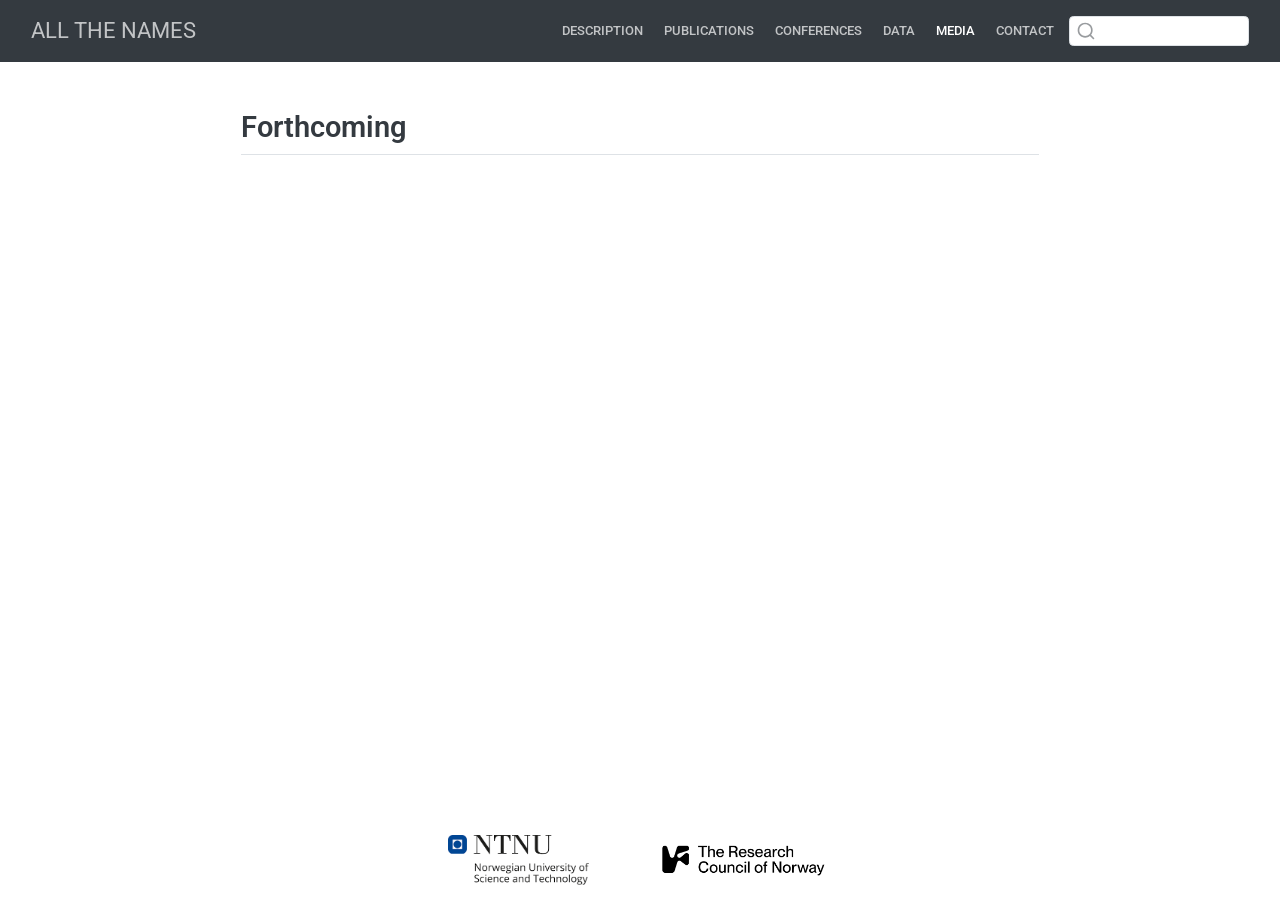
<file: docs/media.html>
<!DOCTYPE html>
<html xmlns="http://www.w3.org/1999/xhtml" lang="en" xml:lang="en"><head>

<meta charset="utf-8">
<meta name="generator" content="quarto-1.9.38">

<meta name="viewport" content="width=device-width, initial-scale=1.0, user-scalable=yes">


<title>media – ALL THE NAMES</title>
<style>
/* Default styles provided by pandoc.
** See https://pandoc.org/MANUAL.html#variables-for-html for config info.
*/
code{white-space: pre-wrap;}
span.smallcaps{font-variant: small-caps;}
div.columns{display: flex; gap: min(4vw, 1.5em);}
div.column{flex: auto; overflow-x: auto;}
div.hanging-indent{margin-left: 1.5em; text-indent: -1.5em;}
ul.task-list{list-style: none;}
ul.task-list li input[type="checkbox"] {
  width: 0.8em;
  margin: 0 0.8em 0.2em -1em; /* quarto-specific, see https://github.com/quarto-dev/quarto-cli/issues/4556 */ 
  vertical-align: middle;
}
</style>


<script src="site_libs/quarto-nav/quarto-nav.js"></script>
<script src="site_libs/clipboard/clipboard.min.js"></script>
<script src="site_libs/quarto-search/autocomplete.umd.js"></script>
<script src="site_libs/quarto-search/fuse.min.js"></script>
<script src="site_libs/quarto-search/quarto-search.js"></script>
<meta name="quarto:offset" content="./">
<link href="./img/favicon_dark.png" rel="icon" type="image/png">
<script src="site_libs/quarto-html/quarto.js" type="module"></script>
<script src="site_libs/quarto-html/tabsets/tabsets.js" type="module"></script>
<script src="site_libs/quarto-html/popper.min.js"></script>
<script src="site_libs/quarto-html/tippy.umd.min.js"></script>
<script src="site_libs/quarto-html/anchor.min.js"></script>
<link href="site_libs/quarto-html/tippy.css" rel="stylesheet">
<link href="site_libs/quarto-html/quarto-syntax-highlighting-15634bcf2e68342d4ad2dfa704d543f6.css" rel="stylesheet" id="quarto-text-highlighting-styles">
<script src="site_libs/bootstrap/bootstrap.min.js"></script>
<link href="site_libs/bootstrap/bootstrap-icons.css" rel="stylesheet">
<link href="site_libs/bootstrap/bootstrap-22d8186fbeea310447856937bac9daad.min.css" rel="stylesheet" append-hash="true" id="quarto-bootstrap" data-mode="light">
<script id="quarto-search-options" type="application/json">{
  "location": "navbar",
  "copy-button": false,
  "collapse-after": 3,
  "panel-placement": "end",
  "type": "textbox",
  "limit": 50,
  "keyboard-shortcut": [
    "f",
    "/",
    "s"
  ],
  "language": {
    "search-no-results-text": "No results",
    "search-matching-documents-text": "matching documents",
    "search-copy-link-title": "Copy link to search",
    "search-hide-matches-text": "Hide additional matches",
    "search-more-match-text": "more match in this document",
    "search-more-matches-text": "more matches in this document",
    "search-clear-button-title": "Clear",
    "search-text-placeholder": "",
    "search-detached-cancel-button-title": "Cancel",
    "search-submit-button-title": "Submit",
    "search-label": "Search"
  }
}</script>


<link rel="stylesheet" href="styles.css">
</head>

<body class="nav-fixed fullcontent quarto-light">

<div id="quarto-search-results"></div>
  <header id="quarto-header" class="headroom fixed-top">
    <nav class="navbar navbar-expand-lg " data-bs-theme="dark">
      <div class="navbar-container container-fluid">
      <div class="navbar-brand-container mx-auto">
    <a class="navbar-brand" href="./index.html">
    <span class="navbar-title">ALL THE NAMES</span>
    </a>
  </div>
            <div id="quarto-search" class="" title="Search"></div>
          <button class="navbar-toggler" type="button" data-bs-toggle="collapse" data-bs-target="#navbarCollapse" aria-controls="navbarCollapse" role="menu" aria-expanded="false" aria-label="Toggle navigation" onclick="if (window.quartoToggleHeadroom) { window.quartoToggleHeadroom(); }">
  <span class="navbar-toggler-icon"></span>
</button>
          <div class="collapse navbar-collapse" id="navbarCollapse">
            <ul class="navbar-nav navbar-nav-scroll ms-auto">
  <li class="nav-item">
    <a class="nav-link" href="./description.html"> 
<span class="menu-text">Description</span></a>
  </li>  
  <li class="nav-item">
    <a class="nav-link" href="./publications.html"> 
<span class="menu-text">Publications</span></a>
  </li>  
  <li class="nav-item">
    <a class="nav-link" href="./conferences.html"> 
<span class="menu-text">Conferences</span></a>
  </li>  
  <li class="nav-item">
    <a class="nav-link" href="./datasets.html"> 
<span class="menu-text">Data</span></a>
  </li>  
  <li class="nav-item">
    <a class="nav-link active" href="./media.html" aria-current="page"> 
<span class="menu-text">Media</span></a>
  </li>  
  <li class="nav-item">
    <a class="nav-link" href="./members.html"> 
<span class="menu-text">Contact</span></a>
  </li>  
</ul>
          </div> <!-- /navcollapse -->
            <div class="quarto-navbar-tools">
</div>
      </div> <!-- /container-fluid -->
    </nav>
</header>
<!-- content -->
<div id="quarto-content" class="quarto-container page-columns page-rows-contents page-layout-article page-navbar">
<!-- sidebar -->
<!-- margin-sidebar -->
    
<!-- main -->
<main class="content" id="quarto-document-content"><header id="title-block-header" class="quarto-title-block"></header>




<section id="forthcoming" class="level2">
<h2 class="anchored" data-anchor-id="forthcoming">Forthcoming</h2>


</section>

</main> <!-- /main -->
<script id="quarto-html-after-body" type="application/javascript">
  window.document.addEventListener("DOMContentLoaded", function (event) {
    const icon = "";
    const anchorJS = new window.AnchorJS();
    anchorJS.options = {
      placement: 'right',
      icon: icon
    };
    anchorJS.add('.anchored');
    const isCodeAnnotation = (el) => {
      for (const clz of el.classList) {
        if (clz.startsWith('code-annotation-')) {                     
          return true;
        }
      }
      return false;
    }
    const onCopySuccess = function(e) {
      // button target
      const button = e.trigger;
      // don't keep focus
      button.blur();
      // flash "checked"
      button.classList.add('code-copy-button-checked');
      var currentTitle = button.getAttribute("title");
      button.setAttribute("title", "Copied!");
      let tooltip;
      if (window.bootstrap) {
        button.setAttribute("data-bs-toggle", "tooltip");
        button.setAttribute("data-bs-placement", "left");
        button.setAttribute("data-bs-title", "Copied!");
        tooltip = new bootstrap.Tooltip(button, 
          { trigger: "manual", 
            customClass: "code-copy-button-tooltip",
            offset: [0, -8]});
        tooltip.show();    
      }
      setTimeout(function() {
        if (tooltip) {
          tooltip.hide();
          button.removeAttribute("data-bs-title");
          button.removeAttribute("data-bs-toggle");
          button.removeAttribute("data-bs-placement");
        }
        button.setAttribute("title", currentTitle);
        button.classList.remove('code-copy-button-checked');
      }, 1000);
      // clear code selection
      e.clearSelection();
    }
    const getTextToCopy = function(trigger) {
      const outerScaffold = trigger.parentElement.cloneNode(true);
      const codeEl = outerScaffold.querySelector('code');
      for (const childEl of codeEl.children) {
        if (isCodeAnnotation(childEl)) {
          childEl.remove();
        }
      }
      return codeEl.innerText;
    }
    const clipboard = new window.ClipboardJS('.code-copy-button:not([data-in-quarto-modal])', {
      text: getTextToCopy
    });
    clipboard.on('success', onCopySuccess);
    if (window.document.getElementById('quarto-embedded-source-code-modal')) {
      const clipboardModal = new window.ClipboardJS('.code-copy-button[data-in-quarto-modal]', {
        text: getTextToCopy,
        container: window.document.getElementById('quarto-embedded-source-code-modal')
      });
      clipboardModal.on('success', onCopySuccess);
    }
      var localhostRegex = new RegExp(/^(?:http|https):\/\/localhost\:?[0-9]*\//);
      var mailtoRegex = new RegExp(/^mailto:/);
        var filterRegex = new RegExp('/' + window.location.host + '/');
      var isInternal = (href) => {
          return filterRegex.test(href) || localhostRegex.test(href) || mailtoRegex.test(href);
      }
      // Inspect non-navigation links and adorn them if external
     var links = window.document.querySelectorAll('a[href]:not(.nav-link):not(.navbar-brand):not(.toc-action):not(.sidebar-link):not(.sidebar-item-toggle):not(.pagination-link):not(.no-external):not([aria-hidden]):not(.dropdown-item):not(.quarto-navigation-tool):not(.about-link)');
      for (var i=0; i<links.length; i++) {
        const link = links[i];
        if (!isInternal(link.href)) {
          // undo the damage that might have been done by quarto-nav.js in the case of
          // links that we want to consider external
          if (link.dataset.originalHref !== undefined) {
            link.href = link.dataset.originalHref;
          }
            // target, if specified
            link.setAttribute("target", "_blank");
            if (link.getAttribute("rel") === null) {
              link.setAttribute("rel", "noopener");
            }
        }
      }
    function tippyHover(el, contentFn, onTriggerFn, onUntriggerFn) {
      const config = {
        allowHTML: true,
        maxWidth: 500,
        delay: 100,
        arrow: false,
        appendTo: function(el) {
            return el.parentElement;
        },
        interactive: true,
        interactiveBorder: 10,
        theme: 'quarto',
        placement: 'bottom-start',
      };
      if (contentFn) {
        config.content = contentFn;
      }
      if (onTriggerFn) {
        config.onTrigger = onTriggerFn;
      }
      if (onUntriggerFn) {
        config.onUntrigger = onUntriggerFn;
      }
      window.tippy(el, config); 
    }
    const noterefs = window.document.querySelectorAll('a[role="doc-noteref"]');
    for (var i=0; i<noterefs.length; i++) {
      const ref = noterefs[i];
      tippyHover(ref, function() {
        // use id or data attribute instead here
        let href = ref.getAttribute('data-footnote-href') || ref.getAttribute('href');
        try { href = new URL(href).hash; } catch {}
        const id = href.replace(/^#\/?/, "");
        const note = window.document.getElementById(id);
        if (note) {
          return note.innerHTML;
        } else {
          return "";
        }
      });
    }
    const xrefs = window.document.querySelectorAll('a.quarto-xref');
    const processXRef = (id, note) => {
      // Strip column container classes
      const stripColumnClz = (el) => {
        el.classList.remove("page-full", "page-columns");
        if (el.children) {
          for (const child of el.children) {
            stripColumnClz(child);
          }
        }
      }
      stripColumnClz(note)
      if (id === null || id.startsWith('sec-')) {
        // Special case sections, only their first couple elements
        const container = document.createElement("div");
        if (note.children && note.children.length > 2) {
          container.appendChild(note.children[0].cloneNode(true));
          for (let i = 1; i < note.children.length; i++) {
            const child = note.children[i];
            if (child.tagName === "P" && child.innerText === "") {
              continue;
            } else {
              container.appendChild(child.cloneNode(true));
              break;
            }
          }
          if (window.Quarto?.typesetMath) {
            window.Quarto.typesetMath(container);
          }
          return container.innerHTML
        } else {
          if (window.Quarto?.typesetMath) {
            window.Quarto.typesetMath(note);
          }
          return note.innerHTML;
        }
      } else {
        // Remove any anchor links if they are present
        const anchorLink = note.querySelector('a.anchorjs-link');
        if (anchorLink) {
          anchorLink.remove();
        }
        if (window.Quarto?.typesetMath) {
          window.Quarto.typesetMath(note);
        }
        if (note.classList.contains("callout")) {
          return note.outerHTML;
        } else {
          return note.innerHTML;
        }
      }
    }
    for (var i=0; i<xrefs.length; i++) {
      const xref = xrefs[i];
      tippyHover(xref, undefined, function(instance) {
        instance.disable();
        let url = xref.getAttribute('href');
        let hash = undefined; 
        if (url.startsWith('#')) {
          hash = url;
        } else {
          try { hash = new URL(url).hash; } catch {}
        }
        if (hash) {
          const id = hash.replace(/^#\/?/, "");
          const note = window.document.getElementById(id);
          if (note !== null) {
            try {
              const html = processXRef(id, note.cloneNode(true));
              instance.setContent(html);
            } finally {
              instance.enable();
              instance.show();
            }
          } else {
            // See if we can fetch this
            fetch(url.split('#')[0])
            .then(res => res.text())
            .then(html => {
              const parser = new DOMParser();
              const htmlDoc = parser.parseFromString(html, "text/html");
              const note = htmlDoc.getElementById(id);
              if (note !== null) {
                const html = processXRef(id, note);
                instance.setContent(html);
              } 
            }).finally(() => {
              instance.enable();
              instance.show();
            });
          }
        } else {
          // See if we can fetch a full url (with no hash to target)
          // This is a special case and we should probably do some content thinning / targeting
          fetch(url)
          .then(res => res.text())
          .then(html => {
            const parser = new DOMParser();
            const htmlDoc = parser.parseFromString(html, "text/html");
            const note = htmlDoc.querySelector('main.content');
            if (note !== null) {
              // This should only happen for chapter cross references
              // (since there is no id in the URL)
              // remove the first header
              if (note.children.length > 0 && note.children[0].tagName === "HEADER") {
                note.children[0].remove();
              }
              const html = processXRef(null, note);
              instance.setContent(html);
            } 
          }).finally(() => {
            instance.enable();
            instance.show();
          });
        }
      }, function(instance) {
      });
    }
        let selectedAnnoteEl;
        const selectorForAnnotation = ( cell, annotation) => {
          let cellAttr = 'data-code-cell="' + cell + '"';
          let lineAttr = 'data-code-annotation="' +  annotation + '"';
          const selector = 'span[' + cellAttr + '][' + lineAttr + ']';
          return selector;
        }
        const selectCodeLines = (annoteEl) => {
          const doc = window.document;
          const targetCell = annoteEl.getAttribute("data-target-cell");
          const targetAnnotation = annoteEl.getAttribute("data-target-annotation");
          const annoteSpan = window.document.querySelector(selectorForAnnotation(targetCell, targetAnnotation));
          const lines = annoteSpan.getAttribute("data-code-lines").split(",");
          const lineIds = lines.map((line) => {
            return targetCell + "-" + line;
          })
          let top = null;
          let height = null;
          let parent = null;
          if (lineIds.length > 0) {
              //compute the position of the single el (top and bottom and make a div)
              const el = window.document.getElementById(lineIds[0]);
              top = el.offsetTop;
              height = el.offsetHeight;
              parent = el.parentElement.parentElement;
            if (lineIds.length > 1) {
              const lastEl = window.document.getElementById(lineIds[lineIds.length - 1]);
              const bottom = lastEl.offsetTop + lastEl.offsetHeight;
              height = bottom - top;
            }
            if (top !== null && height !== null && parent !== null) {
              // cook up a div (if necessary) and position it 
              let div = window.document.getElementById("code-annotation-line-highlight");
              if (div === null) {
                div = window.document.createElement("div");
                div.setAttribute("id", "code-annotation-line-highlight");
                div.style.position = 'absolute';
                parent.appendChild(div);
              }
              div.style.top = top - 2 + "px";
              div.style.height = height + 4 + "px";
              div.style.left = 0;
              let gutterDiv = window.document.getElementById("code-annotation-line-highlight-gutter");
              if (gutterDiv === null) {
                gutterDiv = window.document.createElement("div");
                gutterDiv.setAttribute("id", "code-annotation-line-highlight-gutter");
                gutterDiv.style.position = 'absolute';
                const codeCell = window.document.getElementById(targetCell);
                const gutter = codeCell.querySelector('.code-annotation-gutter');
                gutter.appendChild(gutterDiv);
              }
              gutterDiv.style.top = top - 2 + "px";
              gutterDiv.style.height = height + 4 + "px";
            }
            selectedAnnoteEl = annoteEl;
          }
        };
        const unselectCodeLines = () => {
          const elementsIds = ["code-annotation-line-highlight", "code-annotation-line-highlight-gutter"];
          elementsIds.forEach((elId) => {
            const div = window.document.getElementById(elId);
            if (div) {
              div.remove();
            }
          });
          selectedAnnoteEl = undefined;
        };
          // Handle positioning of the toggle
      window.addEventListener(
        "resize",
        throttle(() => {
          elRect = undefined;
          if (selectedAnnoteEl) {
            selectCodeLines(selectedAnnoteEl);
          }
        }, 10)
      );
      function throttle(fn, ms) {
      let throttle = false;
      let timer;
        return (...args) => {
          if(!throttle) { // first call gets through
              fn.apply(this, args);
              throttle = true;
          } else { // all the others get throttled
              if(timer) clearTimeout(timer); // cancel #2
              timer = setTimeout(() => {
                fn.apply(this, args);
                timer = throttle = false;
              }, ms);
          }
        };
      }
        // Attach click handler to the DT
        const annoteDls = window.document.querySelectorAll('dt[data-target-cell]');
        for (const annoteDlNode of annoteDls) {
          annoteDlNode.addEventListener('click', (event) => {
            const clickedEl = event.target;
            if (clickedEl !== selectedAnnoteEl) {
              unselectCodeLines();
              const activeEl = window.document.querySelector('dt[data-target-cell].code-annotation-active');
              if (activeEl) {
                activeEl.classList.remove('code-annotation-active');
              }
              selectCodeLines(clickedEl);
              clickedEl.classList.add('code-annotation-active');
            } else {
              // Unselect the line
              unselectCodeLines();
              clickedEl.classList.remove('code-annotation-active');
            }
          });
        }
    const findCites = (el) => {
      const parentEl = el.parentElement;
      if (parentEl) {
        const cites = parentEl.dataset.cites;
        if (cites) {
          return {
            el,
            cites: cites.split(' ')
          };
        } else {
          return findCites(el.parentElement)
        }
      } else {
        return undefined;
      }
    };
    var bibliorefs = window.document.querySelectorAll('a[role="doc-biblioref"]');
    for (var i=0; i<bibliorefs.length; i++) {
      const ref = bibliorefs[i];
      const citeInfo = findCites(ref);
      if (citeInfo) {
        tippyHover(citeInfo.el, function() {
          var popup = window.document.createElement('div');
          citeInfo.cites.forEach(function(cite) {
            var citeDiv = window.document.createElement('div');
            citeDiv.classList.add('hanging-indent');
            citeDiv.classList.add('csl-entry');
            var biblioDiv = window.document.getElementById('ref-' + cite);
            if (biblioDiv) {
              citeDiv.innerHTML = biblioDiv.innerHTML;
            }
            popup.appendChild(citeDiv);
          });
          return popup.innerHTML;
        });
      }
    }
  });
  </script>
</div> <!-- /content -->
<footer class="footer">
  <div class="nav-footer">
    <div class="nav-footer-left">
      &nbsp;
    </div>   
    <div class="nav-footer-center">
<div style="display:flex; justify-content:center; align-items:center; gap:60px;">
<img src="./img/ntnu-logo.png" height="50"><img src="./img/rcn-logo.png" height="50">
</div>
</div>
    <div class="nav-footer-right">
      &nbsp;
    </div>
  </div>
</footer>




</body></html>
</file>
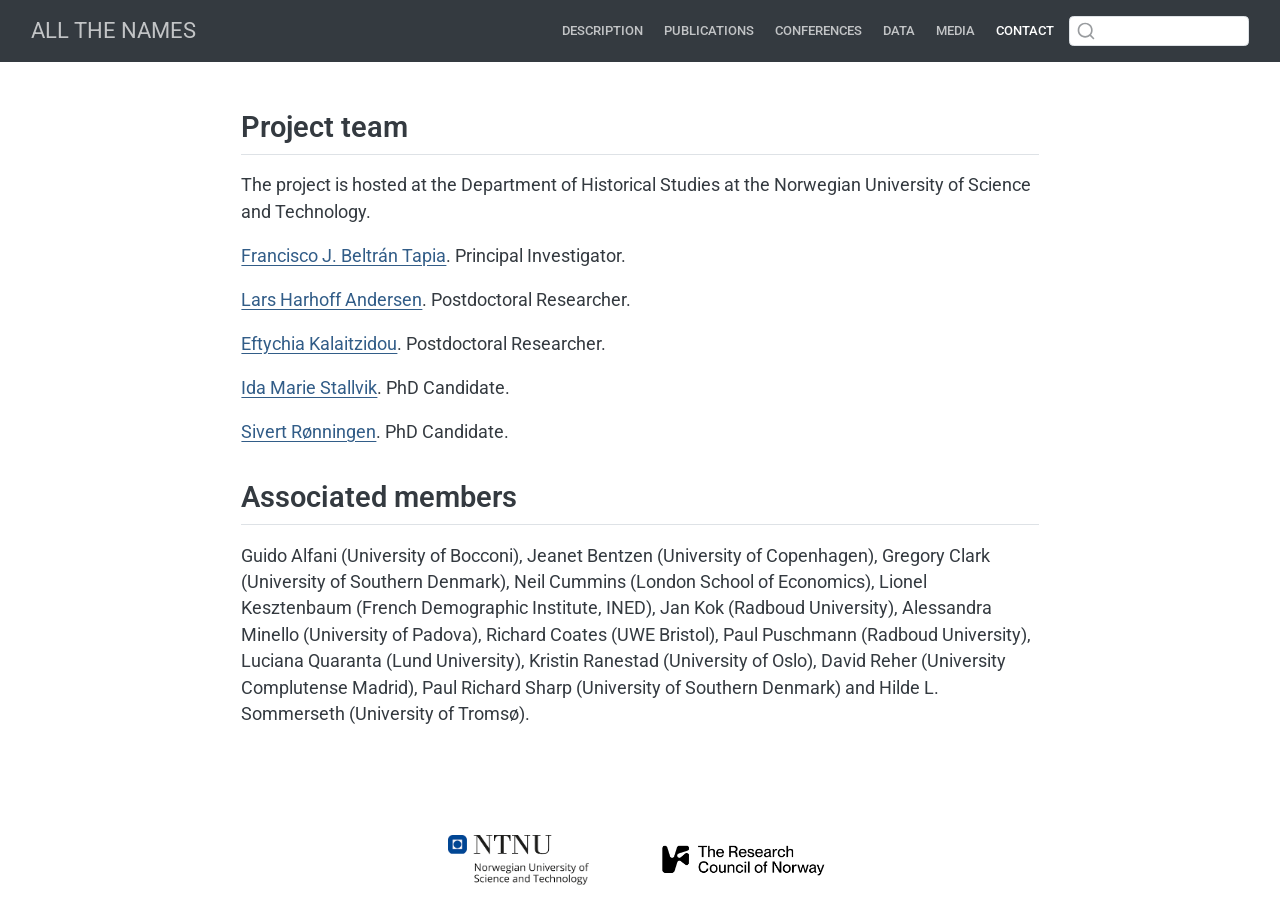
<file: docs/members.html>
<!DOCTYPE html>
<html xmlns="http://www.w3.org/1999/xhtml" lang="en" xml:lang="en"><head>

<meta charset="utf-8">
<meta name="generator" content="quarto-1.9.38">

<meta name="viewport" content="width=device-width, initial-scale=1.0, user-scalable=yes">


<title>members – ALL THE NAMES</title>
<style>
/* Default styles provided by pandoc.
** See https://pandoc.org/MANUAL.html#variables-for-html for config info.
*/
code{white-space: pre-wrap;}
span.smallcaps{font-variant: small-caps;}
div.columns{display: flex; gap: min(4vw, 1.5em);}
div.column{flex: auto; overflow-x: auto;}
div.hanging-indent{margin-left: 1.5em; text-indent: -1.5em;}
ul.task-list{list-style: none;}
ul.task-list li input[type="checkbox"] {
  width: 0.8em;
  margin: 0 0.8em 0.2em -1em; /* quarto-specific, see https://github.com/quarto-dev/quarto-cli/issues/4556 */ 
  vertical-align: middle;
}
</style>


<script src="site_libs/quarto-nav/quarto-nav.js"></script>
<script src="site_libs/clipboard/clipboard.min.js"></script>
<script src="site_libs/quarto-search/autocomplete.umd.js"></script>
<script src="site_libs/quarto-search/fuse.min.js"></script>
<script src="site_libs/quarto-search/quarto-search.js"></script>
<meta name="quarto:offset" content="./">
<link href="./img/favicon_dark.png" rel="icon" type="image/png">
<script src="site_libs/quarto-html/quarto.js" type="module"></script>
<script src="site_libs/quarto-html/tabsets/tabsets.js" type="module"></script>
<script src="site_libs/quarto-html/popper.min.js"></script>
<script src="site_libs/quarto-html/tippy.umd.min.js"></script>
<script src="site_libs/quarto-html/anchor.min.js"></script>
<link href="site_libs/quarto-html/tippy.css" rel="stylesheet">
<link href="site_libs/quarto-html/quarto-syntax-highlighting-15634bcf2e68342d4ad2dfa704d543f6.css" rel="stylesheet" id="quarto-text-highlighting-styles">
<script src="site_libs/bootstrap/bootstrap.min.js"></script>
<link href="site_libs/bootstrap/bootstrap-icons.css" rel="stylesheet">
<link href="site_libs/bootstrap/bootstrap-22d8186fbeea310447856937bac9daad.min.css" rel="stylesheet" append-hash="true" id="quarto-bootstrap" data-mode="light">
<script id="quarto-search-options" type="application/json">{
  "location": "navbar",
  "copy-button": false,
  "collapse-after": 3,
  "panel-placement": "end",
  "type": "textbox",
  "limit": 50,
  "keyboard-shortcut": [
    "f",
    "/",
    "s"
  ],
  "language": {
    "search-no-results-text": "No results",
    "search-matching-documents-text": "matching documents",
    "search-copy-link-title": "Copy link to search",
    "search-hide-matches-text": "Hide additional matches",
    "search-more-match-text": "more match in this document",
    "search-more-matches-text": "more matches in this document",
    "search-clear-button-title": "Clear",
    "search-text-placeholder": "",
    "search-detached-cancel-button-title": "Cancel",
    "search-submit-button-title": "Submit",
    "search-label": "Search"
  }
}</script>


<link rel="stylesheet" href="styles.css">
</head>

<body class="nav-fixed fullcontent quarto-light">

<div id="quarto-search-results"></div>
  <header id="quarto-header" class="headroom fixed-top">
    <nav class="navbar navbar-expand-lg " data-bs-theme="dark">
      <div class="navbar-container container-fluid">
      <div class="navbar-brand-container mx-auto">
    <a class="navbar-brand" href="./index.html">
    <span class="navbar-title">ALL THE NAMES</span>
    </a>
  </div>
            <div id="quarto-search" class="" title="Search"></div>
          <button class="navbar-toggler" type="button" data-bs-toggle="collapse" data-bs-target="#navbarCollapse" aria-controls="navbarCollapse" role="menu" aria-expanded="false" aria-label="Toggle navigation" onclick="if (window.quartoToggleHeadroom) { window.quartoToggleHeadroom(); }">
  <span class="navbar-toggler-icon"></span>
</button>
          <div class="collapse navbar-collapse" id="navbarCollapse">
            <ul class="navbar-nav navbar-nav-scroll ms-auto">
  <li class="nav-item">
    <a class="nav-link" href="./description.html"> 
<span class="menu-text">Description</span></a>
  </li>  
  <li class="nav-item">
    <a class="nav-link" href="./publications.html"> 
<span class="menu-text">Publications</span></a>
  </li>  
  <li class="nav-item">
    <a class="nav-link" href="./conferences.html"> 
<span class="menu-text">Conferences</span></a>
  </li>  
  <li class="nav-item">
    <a class="nav-link" href="./datasets.html"> 
<span class="menu-text">Data</span></a>
  </li>  
  <li class="nav-item">
    <a class="nav-link" href="./media.html"> 
<span class="menu-text">Media</span></a>
  </li>  
  <li class="nav-item">
    <a class="nav-link active" href="./members.html" aria-current="page"> 
<span class="menu-text">Contact</span></a>
  </li>  
</ul>
          </div> <!-- /navcollapse -->
            <div class="quarto-navbar-tools">
</div>
      </div> <!-- /container-fluid -->
    </nav>
</header>
<!-- content -->
<div id="quarto-content" class="quarto-container page-columns page-rows-contents page-layout-article page-navbar">
<!-- sidebar -->
<!-- margin-sidebar -->
    
<!-- main -->
<main class="content" id="quarto-document-content"><header id="title-block-header" class="quarto-title-block"></header>




<section id="project-team" class="level2">
<h2 class="anchored" data-anchor-id="project-team">Project team</h2>
<p>The project is hosted at the Department of Historical Studies at the Norwegian University of Science and Technology.</p>
<p><a href="https://fjbeltrantapia.github.io">Francisco J. Beltrán Tapia</a>. Principal Investigator.</p>
<p><a href="https://sites.google.com/view/lars-harhoff-andersen/home">Lars Harhoff Andersen</a>. Postdoctoral Researcher.</p>
<p><a href="https://www.ntnu.edu/employees/eftychia.kalaitzidou">Eftychia Kalaitzidou</a>. Postdoctoral Researcher.</p>
<!--[Amélie Allegre](). Postdoctoral Researcher.-->
<p><a href="https://www.ntnu.edu/employees/ida.m.stallvik">Ida Marie Stallvik</a>. PhD Candidate.</p>
<p><a href="https://www.ntnu.edu/employees/sivert.ronningen">Sivert Rønningen</a>. PhD Candidate.</p>
</section>
<section id="associated-members" class="level2">
<h2 class="anchored" data-anchor-id="associated-members">Associated members</h2>
<p>Guido Alfani (University of Bocconi), Jeanet Bentzen (University of Copenhagen), Gregory Clark (University of Southern Denmark), Neil Cummins (London School of Economics), Lionel Kesztenbaum (French Demographic Institute, INED), Jan Kok (Radboud University), Alessandra Minello (University of Padova), Richard Coates (UWE Bristol), Paul Puschmann (Radboud University), Luciana Quaranta (Lund University), Kristin Ranestad (University of Oslo), David Reher (University Complutense Madrid), Paul Richard Sharp (University of Southern Denmark) and Hilde L. Sommerseth (University of Tromsø).</p>


</section>

</main> <!-- /main -->
<script id="quarto-html-after-body" type="application/javascript">
  window.document.addEventListener("DOMContentLoaded", function (event) {
    const icon = "";
    const anchorJS = new window.AnchorJS();
    anchorJS.options = {
      placement: 'right',
      icon: icon
    };
    anchorJS.add('.anchored');
    const isCodeAnnotation = (el) => {
      for (const clz of el.classList) {
        if (clz.startsWith('code-annotation-')) {                     
          return true;
        }
      }
      return false;
    }
    const onCopySuccess = function(e) {
      // button target
      const button = e.trigger;
      // don't keep focus
      button.blur();
      // flash "checked"
      button.classList.add('code-copy-button-checked');
      var currentTitle = button.getAttribute("title");
      button.setAttribute("title", "Copied!");
      let tooltip;
      if (window.bootstrap) {
        button.setAttribute("data-bs-toggle", "tooltip");
        button.setAttribute("data-bs-placement", "left");
        button.setAttribute("data-bs-title", "Copied!");
        tooltip = new bootstrap.Tooltip(button, 
          { trigger: "manual", 
            customClass: "code-copy-button-tooltip",
            offset: [0, -8]});
        tooltip.show();    
      }
      setTimeout(function() {
        if (tooltip) {
          tooltip.hide();
          button.removeAttribute("data-bs-title");
          button.removeAttribute("data-bs-toggle");
          button.removeAttribute("data-bs-placement");
        }
        button.setAttribute("title", currentTitle);
        button.classList.remove('code-copy-button-checked');
      }, 1000);
      // clear code selection
      e.clearSelection();
    }
    const getTextToCopy = function(trigger) {
      const outerScaffold = trigger.parentElement.cloneNode(true);
      const codeEl = outerScaffold.querySelector('code');
      for (const childEl of codeEl.children) {
        if (isCodeAnnotation(childEl)) {
          childEl.remove();
        }
      }
      return codeEl.innerText;
    }
    const clipboard = new window.ClipboardJS('.code-copy-button:not([data-in-quarto-modal])', {
      text: getTextToCopy
    });
    clipboard.on('success', onCopySuccess);
    if (window.document.getElementById('quarto-embedded-source-code-modal')) {
      const clipboardModal = new window.ClipboardJS('.code-copy-button[data-in-quarto-modal]', {
        text: getTextToCopy,
        container: window.document.getElementById('quarto-embedded-source-code-modal')
      });
      clipboardModal.on('success', onCopySuccess);
    }
      var localhostRegex = new RegExp(/^(?:http|https):\/\/localhost\:?[0-9]*\//);
      var mailtoRegex = new RegExp(/^mailto:/);
        var filterRegex = new RegExp('/' + window.location.host + '/');
      var isInternal = (href) => {
          return filterRegex.test(href) || localhostRegex.test(href) || mailtoRegex.test(href);
      }
      // Inspect non-navigation links and adorn them if external
     var links = window.document.querySelectorAll('a[href]:not(.nav-link):not(.navbar-brand):not(.toc-action):not(.sidebar-link):not(.sidebar-item-toggle):not(.pagination-link):not(.no-external):not([aria-hidden]):not(.dropdown-item):not(.quarto-navigation-tool):not(.about-link)');
      for (var i=0; i<links.length; i++) {
        const link = links[i];
        if (!isInternal(link.href)) {
          // undo the damage that might have been done by quarto-nav.js in the case of
          // links that we want to consider external
          if (link.dataset.originalHref !== undefined) {
            link.href = link.dataset.originalHref;
          }
            // target, if specified
            link.setAttribute("target", "_blank");
            if (link.getAttribute("rel") === null) {
              link.setAttribute("rel", "noopener");
            }
        }
      }
    function tippyHover(el, contentFn, onTriggerFn, onUntriggerFn) {
      const config = {
        allowHTML: true,
        maxWidth: 500,
        delay: 100,
        arrow: false,
        appendTo: function(el) {
            return el.parentElement;
        },
        interactive: true,
        interactiveBorder: 10,
        theme: 'quarto',
        placement: 'bottom-start',
      };
      if (contentFn) {
        config.content = contentFn;
      }
      if (onTriggerFn) {
        config.onTrigger = onTriggerFn;
      }
      if (onUntriggerFn) {
        config.onUntrigger = onUntriggerFn;
      }
      window.tippy(el, config); 
    }
    const noterefs = window.document.querySelectorAll('a[role="doc-noteref"]');
    for (var i=0; i<noterefs.length; i++) {
      const ref = noterefs[i];
      tippyHover(ref, function() {
        // use id or data attribute instead here
        let href = ref.getAttribute('data-footnote-href') || ref.getAttribute('href');
        try { href = new URL(href).hash; } catch {}
        const id = href.replace(/^#\/?/, "");
        const note = window.document.getElementById(id);
        if (note) {
          return note.innerHTML;
        } else {
          return "";
        }
      });
    }
    const xrefs = window.document.querySelectorAll('a.quarto-xref');
    const processXRef = (id, note) => {
      // Strip column container classes
      const stripColumnClz = (el) => {
        el.classList.remove("page-full", "page-columns");
        if (el.children) {
          for (const child of el.children) {
            stripColumnClz(child);
          }
        }
      }
      stripColumnClz(note)
      if (id === null || id.startsWith('sec-')) {
        // Special case sections, only their first couple elements
        const container = document.createElement("div");
        if (note.children && note.children.length > 2) {
          container.appendChild(note.children[0].cloneNode(true));
          for (let i = 1; i < note.children.length; i++) {
            const child = note.children[i];
            if (child.tagName === "P" && child.innerText === "") {
              continue;
            } else {
              container.appendChild(child.cloneNode(true));
              break;
            }
          }
          if (window.Quarto?.typesetMath) {
            window.Quarto.typesetMath(container);
          }
          return container.innerHTML
        } else {
          if (window.Quarto?.typesetMath) {
            window.Quarto.typesetMath(note);
          }
          return note.innerHTML;
        }
      } else {
        // Remove any anchor links if they are present
        const anchorLink = note.querySelector('a.anchorjs-link');
        if (anchorLink) {
          anchorLink.remove();
        }
        if (window.Quarto?.typesetMath) {
          window.Quarto.typesetMath(note);
        }
        if (note.classList.contains("callout")) {
          return note.outerHTML;
        } else {
          return note.innerHTML;
        }
      }
    }
    for (var i=0; i<xrefs.length; i++) {
      const xref = xrefs[i];
      tippyHover(xref, undefined, function(instance) {
        instance.disable();
        let url = xref.getAttribute('href');
        let hash = undefined; 
        if (url.startsWith('#')) {
          hash = url;
        } else {
          try { hash = new URL(url).hash; } catch {}
        }
        if (hash) {
          const id = hash.replace(/^#\/?/, "");
          const note = window.document.getElementById(id);
          if (note !== null) {
            try {
              const html = processXRef(id, note.cloneNode(true));
              instance.setContent(html);
            } finally {
              instance.enable();
              instance.show();
            }
          } else {
            // See if we can fetch this
            fetch(url.split('#')[0])
            .then(res => res.text())
            .then(html => {
              const parser = new DOMParser();
              const htmlDoc = parser.parseFromString(html, "text/html");
              const note = htmlDoc.getElementById(id);
              if (note !== null) {
                const html = processXRef(id, note);
                instance.setContent(html);
              } 
            }).finally(() => {
              instance.enable();
              instance.show();
            });
          }
        } else {
          // See if we can fetch a full url (with no hash to target)
          // This is a special case and we should probably do some content thinning / targeting
          fetch(url)
          .then(res => res.text())
          .then(html => {
            const parser = new DOMParser();
            const htmlDoc = parser.parseFromString(html, "text/html");
            const note = htmlDoc.querySelector('main.content');
            if (note !== null) {
              // This should only happen for chapter cross references
              // (since there is no id in the URL)
              // remove the first header
              if (note.children.length > 0 && note.children[0].tagName === "HEADER") {
                note.children[0].remove();
              }
              const html = processXRef(null, note);
              instance.setContent(html);
            } 
          }).finally(() => {
            instance.enable();
            instance.show();
          });
        }
      }, function(instance) {
      });
    }
        let selectedAnnoteEl;
        const selectorForAnnotation = ( cell, annotation) => {
          let cellAttr = 'data-code-cell="' + cell + '"';
          let lineAttr = 'data-code-annotation="' +  annotation + '"';
          const selector = 'span[' + cellAttr + '][' + lineAttr + ']';
          return selector;
        }
        const selectCodeLines = (annoteEl) => {
          const doc = window.document;
          const targetCell = annoteEl.getAttribute("data-target-cell");
          const targetAnnotation = annoteEl.getAttribute("data-target-annotation");
          const annoteSpan = window.document.querySelector(selectorForAnnotation(targetCell, targetAnnotation));
          const lines = annoteSpan.getAttribute("data-code-lines").split(",");
          const lineIds = lines.map((line) => {
            return targetCell + "-" + line;
          })
          let top = null;
          let height = null;
          let parent = null;
          if (lineIds.length > 0) {
              //compute the position of the single el (top and bottom and make a div)
              const el = window.document.getElementById(lineIds[0]);
              top = el.offsetTop;
              height = el.offsetHeight;
              parent = el.parentElement.parentElement;
            if (lineIds.length > 1) {
              const lastEl = window.document.getElementById(lineIds[lineIds.length - 1]);
              const bottom = lastEl.offsetTop + lastEl.offsetHeight;
              height = bottom - top;
            }
            if (top !== null && height !== null && parent !== null) {
              // cook up a div (if necessary) and position it 
              let div = window.document.getElementById("code-annotation-line-highlight");
              if (div === null) {
                div = window.document.createElement("div");
                div.setAttribute("id", "code-annotation-line-highlight");
                div.style.position = 'absolute';
                parent.appendChild(div);
              }
              div.style.top = top - 2 + "px";
              div.style.height = height + 4 + "px";
              div.style.left = 0;
              let gutterDiv = window.document.getElementById("code-annotation-line-highlight-gutter");
              if (gutterDiv === null) {
                gutterDiv = window.document.createElement("div");
                gutterDiv.setAttribute("id", "code-annotation-line-highlight-gutter");
                gutterDiv.style.position = 'absolute';
                const codeCell = window.document.getElementById(targetCell);
                const gutter = codeCell.querySelector('.code-annotation-gutter');
                gutter.appendChild(gutterDiv);
              }
              gutterDiv.style.top = top - 2 + "px";
              gutterDiv.style.height = height + 4 + "px";
            }
            selectedAnnoteEl = annoteEl;
          }
        };
        const unselectCodeLines = () => {
          const elementsIds = ["code-annotation-line-highlight", "code-annotation-line-highlight-gutter"];
          elementsIds.forEach((elId) => {
            const div = window.document.getElementById(elId);
            if (div) {
              div.remove();
            }
          });
          selectedAnnoteEl = undefined;
        };
          // Handle positioning of the toggle
      window.addEventListener(
        "resize",
        throttle(() => {
          elRect = undefined;
          if (selectedAnnoteEl) {
            selectCodeLines(selectedAnnoteEl);
          }
        }, 10)
      );
      function throttle(fn, ms) {
      let throttle = false;
      let timer;
        return (...args) => {
          if(!throttle) { // first call gets through
              fn.apply(this, args);
              throttle = true;
          } else { // all the others get throttled
              if(timer) clearTimeout(timer); // cancel #2
              timer = setTimeout(() => {
                fn.apply(this, args);
                timer = throttle = false;
              }, ms);
          }
        };
      }
        // Attach click handler to the DT
        const annoteDls = window.document.querySelectorAll('dt[data-target-cell]');
        for (const annoteDlNode of annoteDls) {
          annoteDlNode.addEventListener('click', (event) => {
            const clickedEl = event.target;
            if (clickedEl !== selectedAnnoteEl) {
              unselectCodeLines();
              const activeEl = window.document.querySelector('dt[data-target-cell].code-annotation-active');
              if (activeEl) {
                activeEl.classList.remove('code-annotation-active');
              }
              selectCodeLines(clickedEl);
              clickedEl.classList.add('code-annotation-active');
            } else {
              // Unselect the line
              unselectCodeLines();
              clickedEl.classList.remove('code-annotation-active');
            }
          });
        }
    const findCites = (el) => {
      const parentEl = el.parentElement;
      if (parentEl) {
        const cites = parentEl.dataset.cites;
        if (cites) {
          return {
            el,
            cites: cites.split(' ')
          };
        } else {
          return findCites(el.parentElement)
        }
      } else {
        return undefined;
      }
    };
    var bibliorefs = window.document.querySelectorAll('a[role="doc-biblioref"]');
    for (var i=0; i<bibliorefs.length; i++) {
      const ref = bibliorefs[i];
      const citeInfo = findCites(ref);
      if (citeInfo) {
        tippyHover(citeInfo.el, function() {
          var popup = window.document.createElement('div');
          citeInfo.cites.forEach(function(cite) {
            var citeDiv = window.document.createElement('div');
            citeDiv.classList.add('hanging-indent');
            citeDiv.classList.add('csl-entry');
            var biblioDiv = window.document.getElementById('ref-' + cite);
            if (biblioDiv) {
              citeDiv.innerHTML = biblioDiv.innerHTML;
            }
            popup.appendChild(citeDiv);
          });
          return popup.innerHTML;
        });
      }
    }
  });
  </script>
</div> <!-- /content -->
<footer class="footer">
  <div class="nav-footer">
    <div class="nav-footer-left">
      &nbsp;
    </div>   
    <div class="nav-footer-center">
<div style="display:flex; justify-content:center; align-items:center; gap:60px;">
<img src="./img/ntnu-logo.png" height="50"><img src="./img/rcn-logo.png" height="50">
</div>
</div>
    <div class="nav-footer-right">
      &nbsp;
    </div>
  </div>
</footer>




</body></html>
</file>
<file: docs/site_libs/quarto-html/tippy.css>
.tippy-box[data-animation=fade][data-state=hidden]{opacity:0}[data-tippy-root]{max-width:calc(100vw - 10px)}.tippy-box{position:relative;background-color:#333;color:#fff;border-radius:4px;font-size:14px;line-height:1.4;white-space:normal;outline:0;transition-property:transform,visibility,opacity}.tippy-box[data-placement^=top]>.tippy-arrow{bottom:0}.tippy-box[data-placement^=top]>.tippy-arrow:before{bottom:-7px;left:0;border-width:8px 8px 0;border-top-color:initial;transform-origin:center top}.tippy-box[data-placement^=bottom]>.tippy-arrow{top:0}.tippy-box[data-placement^=bottom]>.tippy-arrow:before{top:-7px;left:0;border-width:0 8px 8px;border-bottom-color:initial;transform-origin:center bottom}.tippy-box[data-placement^=left]>.tippy-arrow{right:0}.tippy-box[data-placement^=left]>.tippy-arrow:before{border-width:8px 0 8px 8px;border-left-color:initial;right:-7px;transform-origin:center left}.tippy-box[data-placement^=right]>.tippy-arrow{left:0}.tippy-box[data-placement^=right]>.tippy-arrow:before{left:-7px;border-width:8px 8px 8px 0;border-right-color:initial;transform-origin:center right}.tippy-box[data-inertia][data-state=visible]{transition-timing-function:cubic-bezier(.54,1.5,.38,1.11)}.tippy-arrow{width:16px;height:16px;color:#333}.tippy-arrow:before{content:"";position:absolute;border-color:transparent;border-style:solid}.tippy-content{position:relative;padding:5px 9px;z-index:1}
</file>
<file: docs/site_libs/quarto-html/quarto-syntax-highlighting-15634bcf2e68342d4ad2dfa704d543f6.css>
/* quarto syntax highlight colors */
:root {
  --quarto-hl-ot-color: #003B4F;
  --quarto-hl-at-color: #657422;
  --quarto-hl-ss-color: #20794D;
  --quarto-hl-an-color: #5E5E5E;
  --quarto-hl-fu-color: #4758AB;
  --quarto-hl-st-color: #20794D;
  --quarto-hl-cf-color: #003B4F;
  --quarto-hl-op-color: #5E5E5E;
  --quarto-hl-er-color: #AD0000;
  --quarto-hl-bn-color: #AD0000;
  --quarto-hl-al-color: #AD0000;
  --quarto-hl-va-color: #111111;
  --quarto-hl-bu-color: inherit;
  --quarto-hl-ex-color: inherit;
  --quarto-hl-pp-color: #AD0000;
  --quarto-hl-in-color: #5E5E5E;
  --quarto-hl-vs-color: #20794D;
  --quarto-hl-wa-color: #5E5E5E;
  --quarto-hl-do-color: #5E5E5E;
  --quarto-hl-im-color: #00769E;
  --quarto-hl-ch-color: #20794D;
  --quarto-hl-dt-color: #AD0000;
  --quarto-hl-fl-color: #AD0000;
  --quarto-hl-co-color: #5E5E5E;
  --quarto-hl-cv-color: #5E5E5E;
  --quarto-hl-cn-color: #8f5902;
  --quarto-hl-sc-color: #5E5E5E;
  --quarto-hl-dv-color: #AD0000;
  --quarto-hl-kw-color: #003B4F;
}

/* other quarto variables */
:root {
  --quarto-font-monospace: SFMono-Regular, Menlo, Monaco, Consolas, "Liberation Mono", "Courier New", monospace;
}

/* syntax highlight based on Pandoc's rules */
pre > code.sourceCode > span {
  color: #003B4F;
}

code.sourceCode > span {
  color: #003B4F;
}

div.sourceCode,
div.sourceCode pre.sourceCode {
  color: #003B4F;
}

/* Normal */
code span {
  color: #003B4F;
}

/* Alert */
code span.al {
  color: #AD0000;
  font-style: inherit;
}

/* Annotation */
code span.an {
  color: #5E5E5E;
  font-style: inherit;
}

/* Attribute */
code span.at {
  color: #657422;
  font-style: inherit;
}

/* BaseN */
code span.bn {
  color: #AD0000;
  font-style: inherit;
}

/* BuiltIn */
code span.bu {
  font-style: inherit;
}

/* ControlFlow */
code span.cf {
  color: #003B4F;
  font-weight: bold;
  font-style: inherit;
}

/* Char */
code span.ch {
  color: #20794D;
  font-style: inherit;
}

/* Constant */
code span.cn {
  color: #8f5902;
  font-style: inherit;
}

/* Comment */
code span.co {
  color: #5E5E5E;
  font-style: inherit;
}

/* CommentVar */
code span.cv {
  color: #5E5E5E;
  font-style: italic;
}

/* Documentation */
code span.do {
  color: #5E5E5E;
  font-style: italic;
}

/* DataType */
code span.dt {
  color: #AD0000;
  font-style: inherit;
}

/* DecVal */
code span.dv {
  color: #AD0000;
  font-style: inherit;
}

/* Error */
code span.er {
  color: #AD0000;
  font-style: inherit;
}

/* Extension */
code span.ex {
  font-style: inherit;
}

/* Float */
code span.fl {
  color: #AD0000;
  font-style: inherit;
}

/* Function */
code span.fu {
  color: #4758AB;
  font-style: inherit;
}

/* Import */
code span.im {
  color: #00769E;
  font-style: inherit;
}

/* Information */
code span.in {
  color: #5E5E5E;
  font-style: inherit;
}

/* Keyword */
code span.kw {
  color: #003B4F;
  font-weight: bold;
  font-style: inherit;
}

/* Operator */
code span.op {
  color: #5E5E5E;
  font-style: inherit;
}

/* Other */
code span.ot {
  color: #003B4F;
  font-style: inherit;
}

/* Preprocessor */
code span.pp {
  color: #AD0000;
  font-style: inherit;
}

/* SpecialChar */
code span.sc {
  color: #5E5E5E;
  font-style: inherit;
}

/* SpecialString */
code span.ss {
  color: #20794D;
  font-style: inherit;
}

/* String */
code span.st {
  color: #20794D;
  font-style: inherit;
}

/* Variable */
code span.va {
  color: #111111;
  font-style: inherit;
}

/* VerbatimString */
code span.vs {
  color: #20794D;
  font-style: inherit;
}

/* Warning */
code span.wa {
  color: #5E5E5E;
  font-style: italic;
}

.prevent-inlining {
  content: "</";
}

/*# sourceMappingURL=f23921c56f73e400b49028c9186a1aa0.css.map */
</file>
<file: docs/styles.css>
/*Title of the about page (below the picture)*/
.about-title {
  font-size: 0.4rem !important;
  font-weight: 500;
  text-align: center;
  color: #444;
}


/* Reduce width of left panel (sidebar) */
.quarto-about-trestles .about-entity {
  flex: 0 0 20%;  /* Left panel = 20% */
}

/* Increase width of right content */
.quarto-about-trestles .about-contents {
  flex: 0 0 80%;  /* Right panel = 80% */
}

.equal-height-images img {
  height: 250px;
  width: 100%;
  object-fit: cover;
}

dt {
  display: grid;
  grid-template-columns: 60px 1fr;
  column-gap: 10px;
}

.dt-time {
  font-weight: normal;
}

dd {
  margin-left: 70px; /* must match .dt-time width exactly */
  margin-top: 0;
  font-style: italic;
}

.dt-time-break {
  display: inline-block;
  width: 300px; /* same width used everywhere for the time column */
  font-weight: normal;
}

.dt-time-dinner {
  display: inline-block;
  width: 150px; /* same width used everywhere for the time column */
  font-weight: normal;
}

.dt-title-break {
  text-align: center;
  font-style: italic;
}

.term-row p {
  display: flex;
  justify-content: space-between;
  margin: 0; /* remove default paragraph spacing if needed */
}

.term-left,
.term-right {
  font-size: 1.5em; /* roughly h3 size — adjust to taste */
  font-weight: bold;
}


.soft-break {
  height: 1px;
  width: 30%;
  margin: 1.5rem auto;
  background: linear-gradient(to right, transparent, #ccc, transparent);
}

.labeled-break {
  display: flex;
  align-items: center;
  gap: 1rem;
  width: 60%;
  margin: 2rem auto;
  color: #888;
  font-size: 0.9em;
}
.labeled-break::before,
.labeled-break::after {
  content: "";
  flex: 1;
  height: 1px;
}
.labeled-break::before {
  background: linear-gradient(to right, transparent, #ccc);
}
.labeled-break::after {
  background: linear-gradient(to left, transparent, #ccc);
}
.labeled-break p {
  margin: 0;   /* Quarto wraps the text in <p>, which adds vertical margin */
}
</file>
